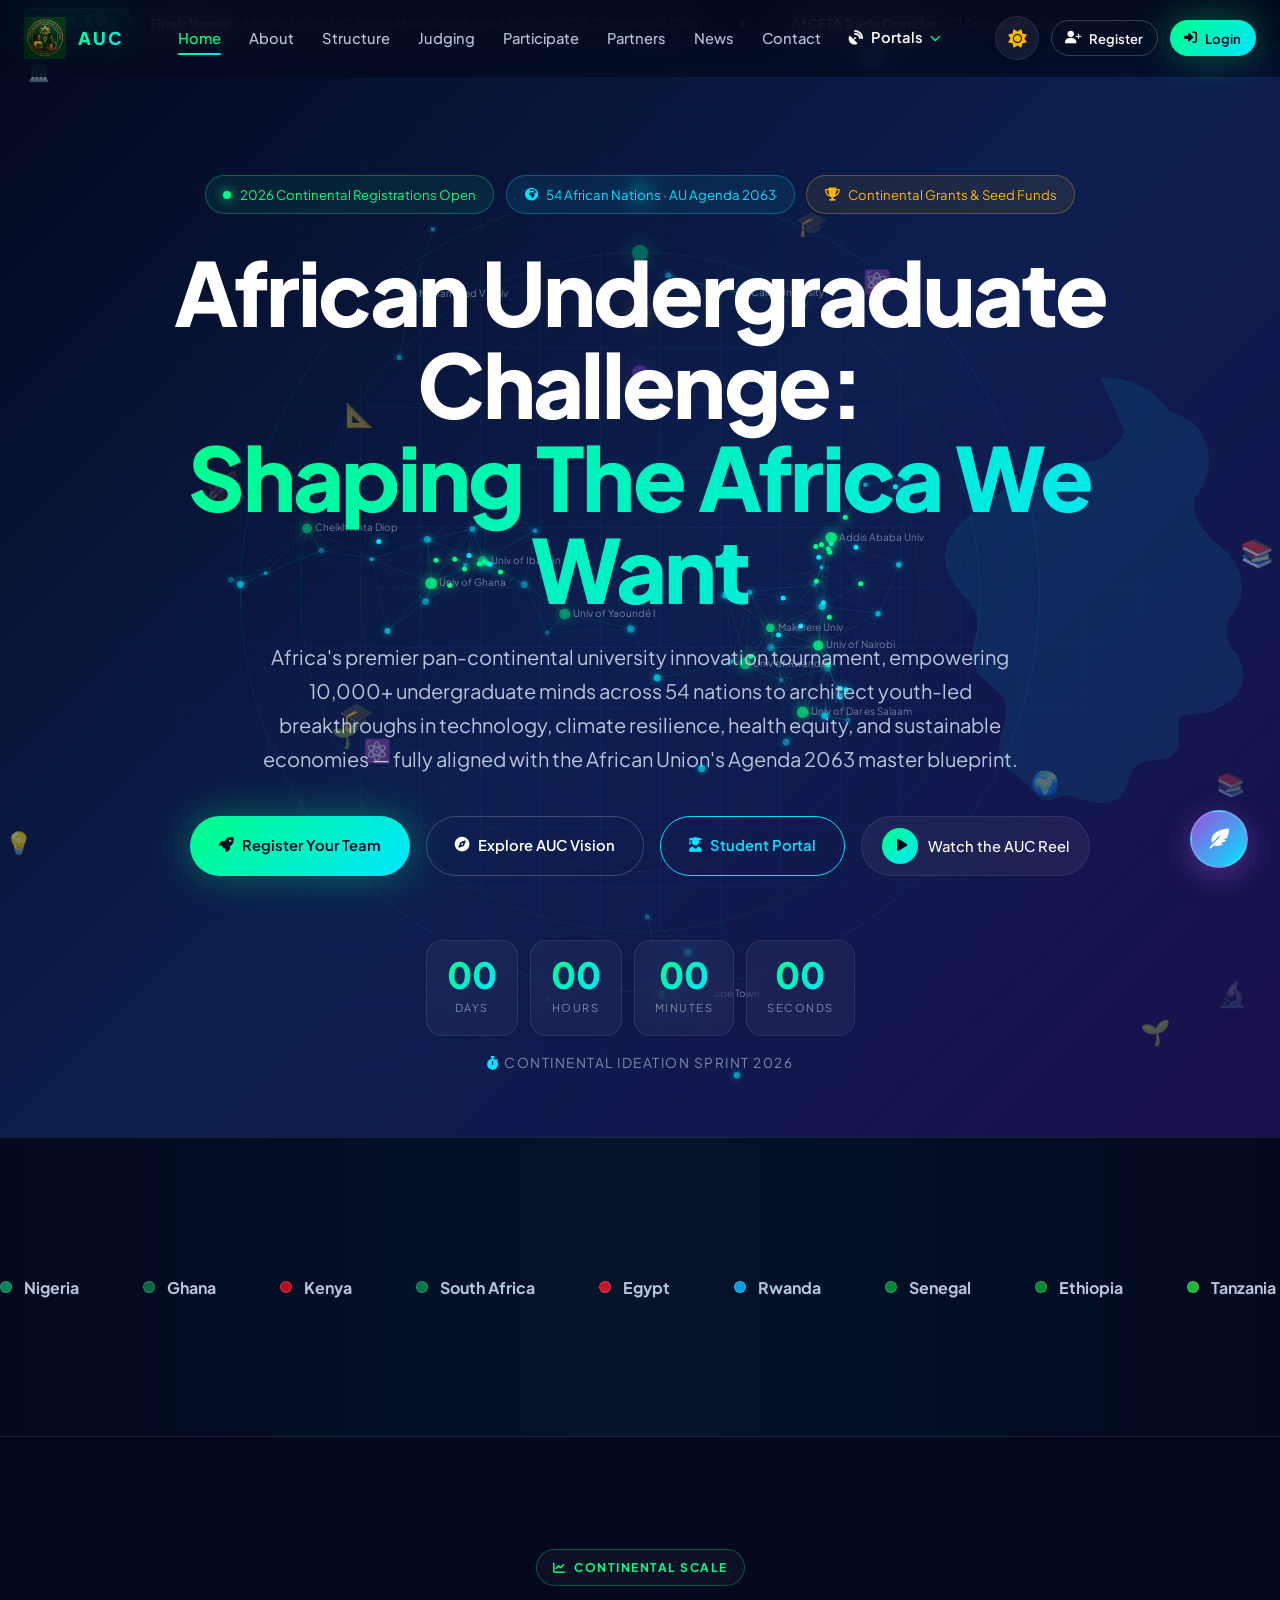
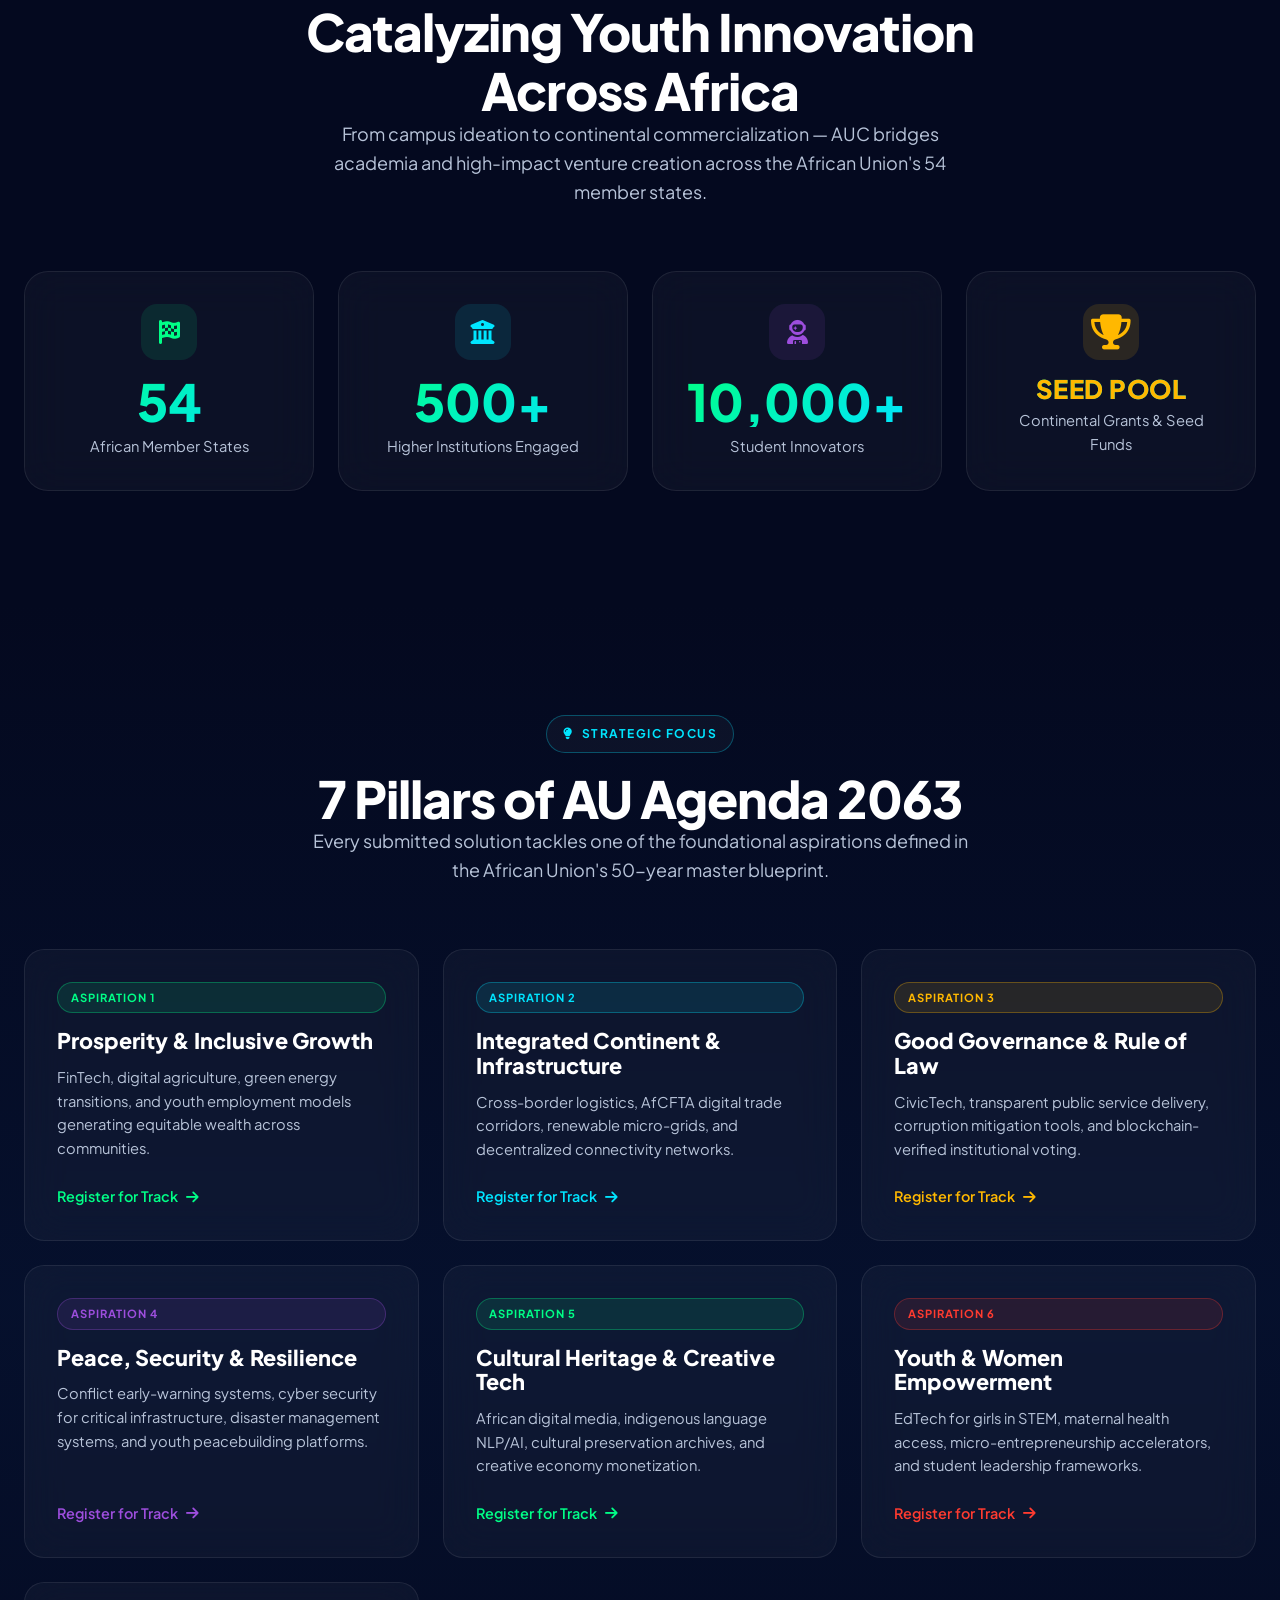
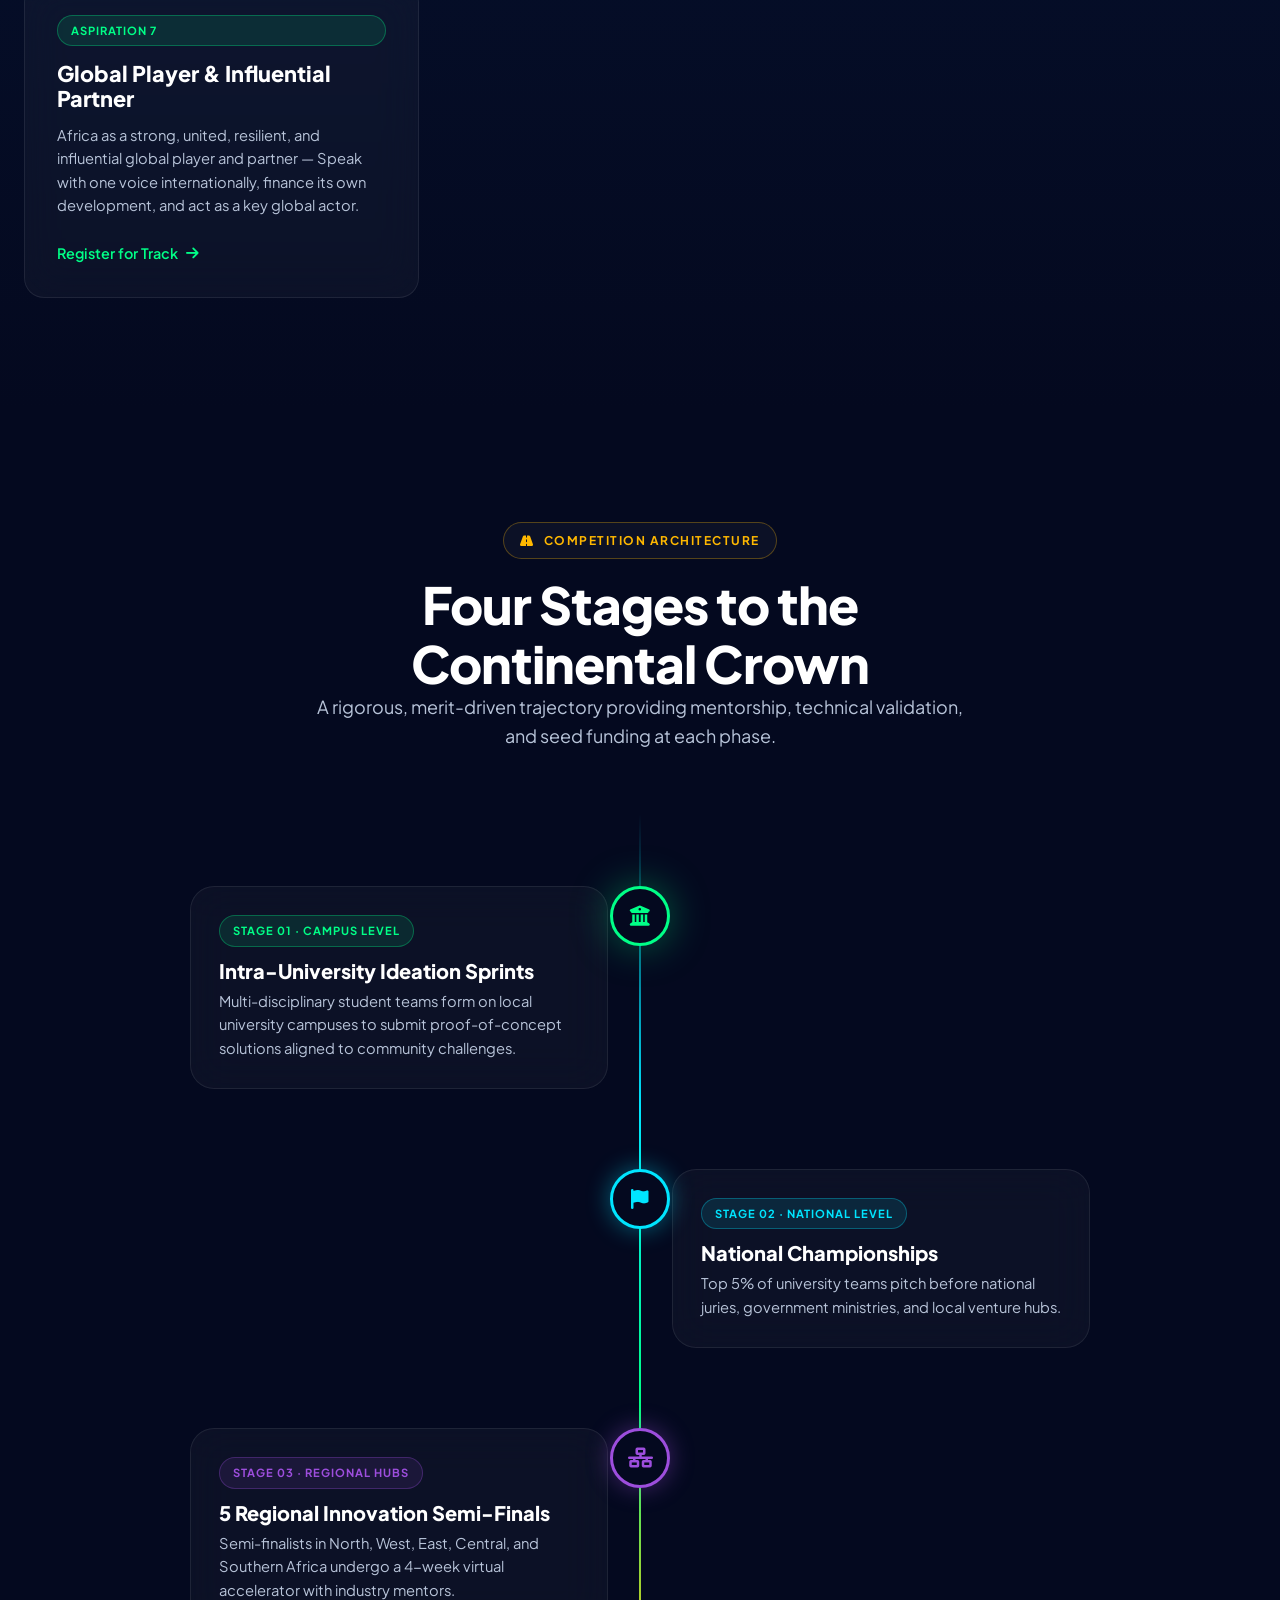
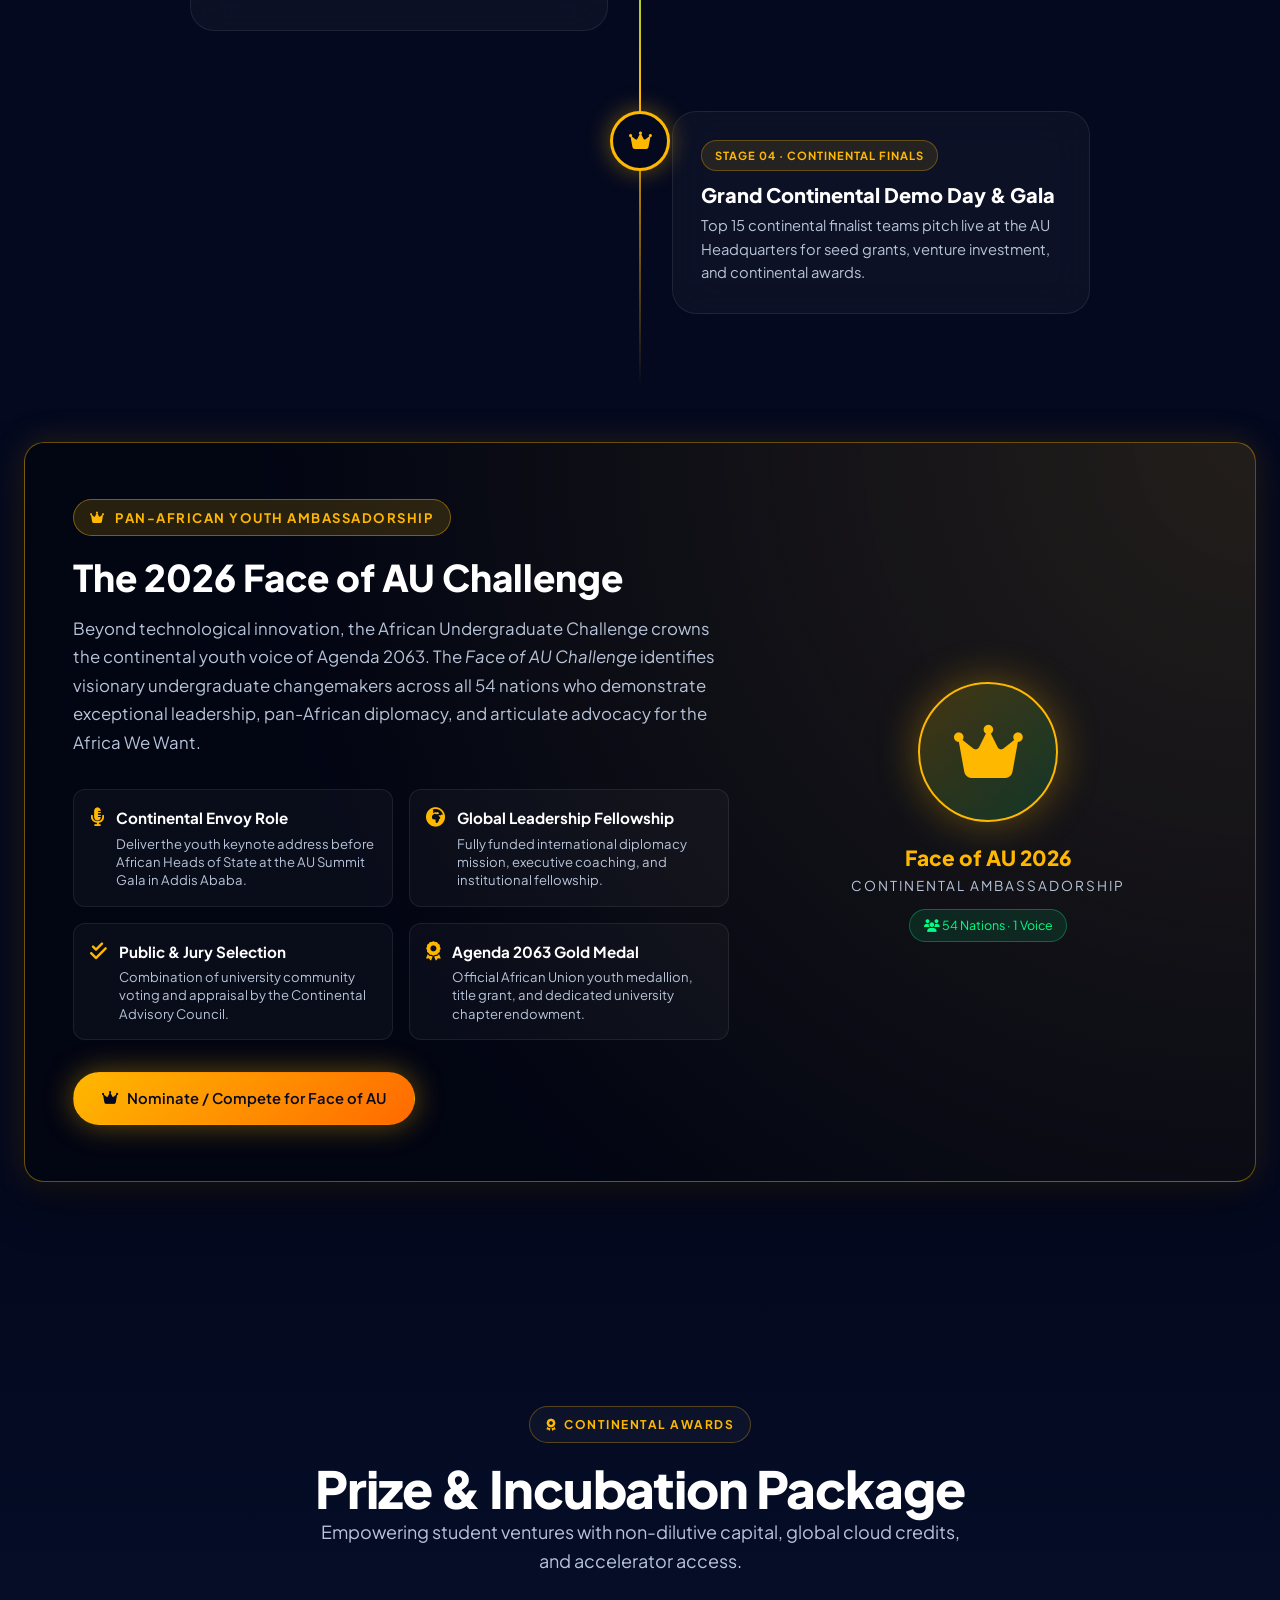
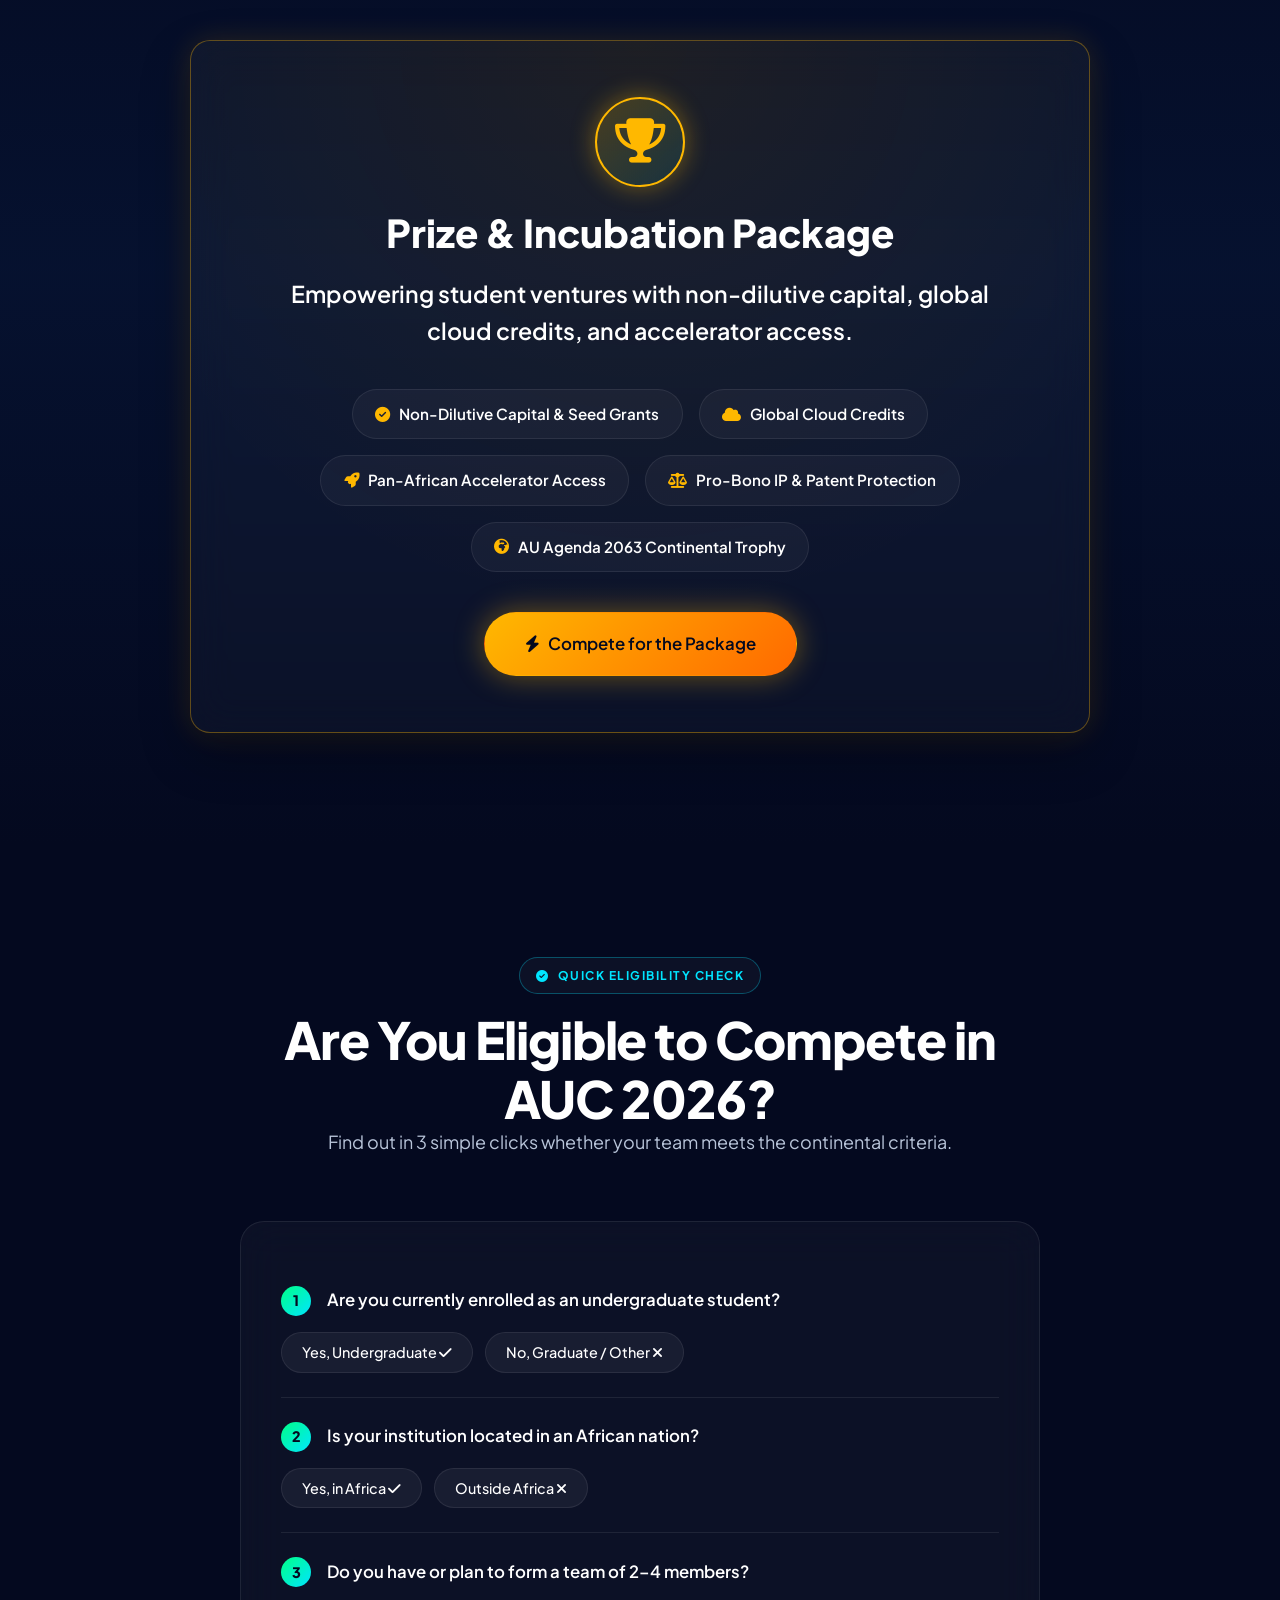
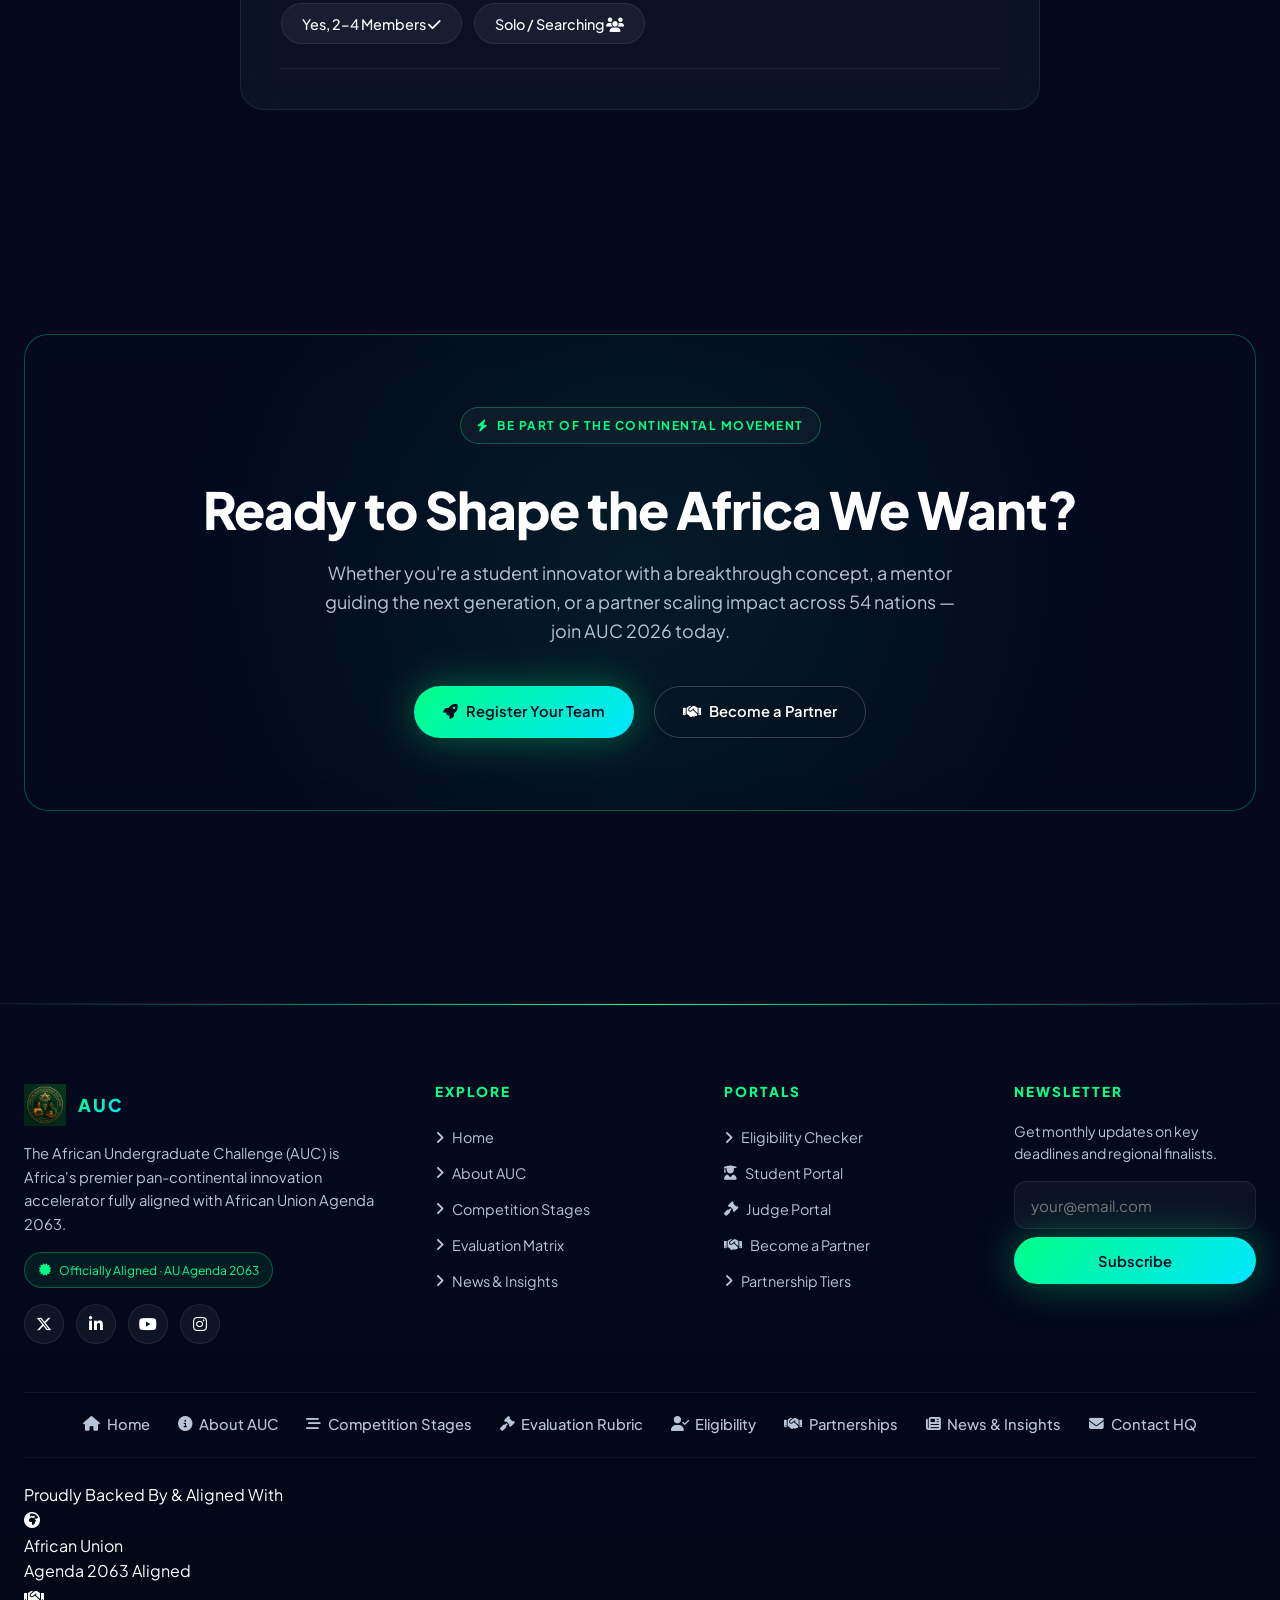
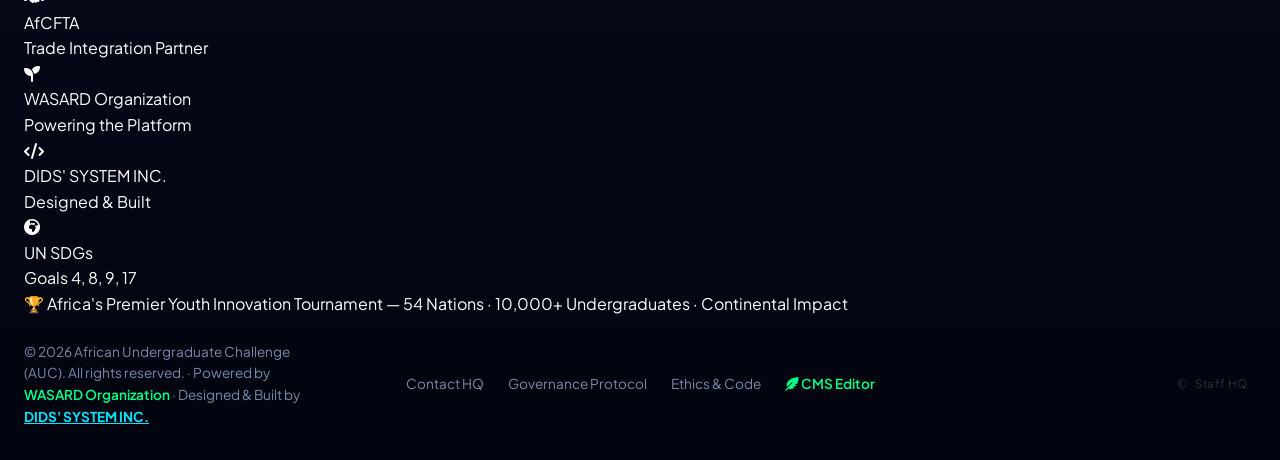
<file: index.html>
<!DOCTYPE html>
<html lang="en">
<head>
<meta charset="UTF-8">
<meta name="viewport" content="width=device-width, initial-scale=1.0">
<title>African Undergraduate Challenge (AUC) — Shaping The Africa We Want</title>
<meta name="description" content="The premier pan-African university innovation tournament empowering 10,000+ undergraduate minds to architect youth-led breakthroughs across technology, climate resilience, health equity, and sustainable economies — aligned with AU Agenda 2063.">
<link rel="preconnect" href="https://fonts.googleapis.com">
<link rel="preconnect" href="https://fonts.gstatic.com" crossorigin>
<link href="https://fonts.googleapis.com/css2?family=Plus+Jakarta+Sans:wght@500;600;700;800;900&family=Inter:wght@400;500;600;700&display=swap" rel="stylesheet">
<link rel="stylesheet" href="https://cdnjs.cloudflare.com/ajax/libs/font-awesome/6.5.1/css/all.min.css">
<link rel="stylesheet" href="style.css">
  <link rel="stylesheet" href="dropdown.css">
  <!-- AUC Official Favicons & App Icons -->
  <link rel="icon" type="image/png" sizes="32x32" href="assets/favicon.png">
  <link rel="icon" type="image/png" sizes="16x16" href="assets/favicon.png">
  <link rel="apple-touch-icon" sizes="180x180" href="assets/favicon.png">
  <link rel="shortcut icon" href="favicon.png">
</head>
<body>

<header>
  <div class="container nav">
    <a href="index.html" class="logo">
      <img src="assets/img/Logo.png" alt="AUC" onerror="this.style.display='none'">
      <span class="logo-text">AUC</span>
    </a>
    <ul class="nav-menu" id="navMenu">
      <li><a href="index.html" class="active">Home</a></li>
      <li><a href="about.html">About</a></li>
      <li><a href="structure.html">Structure</a></li>
      <li><a href="judging.html">Judging</a></li>
      <li><a href="participate.html">Participate</a></li>
      <li><a href="sponsors.html">Partners</a></li>
      <li><a href="news.html">News</a></li>
      <li><a href="contact.html">Contact</a></li>
    <li class="nav-dropdown">
      <a href="javascript:void(0)" class="dropbtn" data-dropdown-trigger role="button" aria-haspopup="true" aria-expanded="false">
        <i class="fas fa-satellite-dish"></i> <span>Portals</span> <i class="fas fa-chevron-down chev"></i>
      </a>
      <div class="dropdown-content" role="menu" aria-label="AUC Portals">
        <div class="dropdown-header">
          <h5><i class="fas fa-shield-halved"></i> AUC Portals</h5>
          <small>3 secure systems + CMS</small>
        </div>
        <div class="dropdown-grid">
          <a href="portal-student.html" class="dropdown-item" role="menuitem">
            <div class="di-icon"><i class="fas fa-user-graduate"></i></div>
            <div class="di-body"><strong>Student Portal</strong><small>Team dashboard · submissions · live scoreboard</small></div>
            <i class="fas fa-chevron-right di-arrow"></i>
          </a>
          <a href="portal-judge.html" class="dropdown-item cyan" role="menuitem">
            <div class="di-icon"><i class="fas fa-gavel"></i></div>
            <div class="di-body"><strong>Judge Portal</strong><small>Review queue · weighted rubric · COI reports</small></div>
            <i class="fas fa-chevron-right di-arrow"></i>
          </a>
          <a href="portal-admin.html" class="dropdown-item gold" role="menuitem">
            <div class="di-icon"><i class="fas fa-shield-halved"></i></div>
            <div class="di-body"><strong>Admin HQ <span class="di-badge">STAFF</span></strong><small>Operations · partnership inbox · audit log</small></div>
            <i class="fas fa-chevron-right di-arrow"></i>
          </a>
          <a href="cms-editor.html" class="dropdown-item purple" role="menuitem">
            <div class="di-icon"><i class="fas fa-feather-alt"></i></div>
            <div class="di-body"><strong>CMS Editor <span class="di-badge purple">EDIT</span></strong><small>Inline edit pages · autosave · schedule publish</small></div>
            <i class="fas fa-chevron-right di-arrow"></i>
          </a>
          <a href="partnership.html" class="dropdown-item partner" role="menuitem">
            <div class="di-icon"><i class="fas fa-handshake"></i></div>
            <div class="di-body"><strong>Become a Partner</strong><small>Public inquiry form · Silver / Gold / Platinum</small></div>
            <i class="fas fa-arrow-right di-arrow"></i>
          </a>
        </div>
        <div class="dropdown-footer"><small><i class="fas fa-lock"></i> Session-encrypted · JWT auth</small></div>
      </div>
    </li>
    </ul>
    <button class="mobile-toggle" id="mobileToggle" aria-label="Open navigation menu" aria-expanded="false"><i class="fas fa-bars"></i></button>
    <div class="nav-cta">
      <button class="theme-toggle" id="themeToggle" aria-label="Toggle theme"></button>
      <a href="register.html" class="btn btn-outline" style="font-size:.82rem;padding:.4rem .85rem;"><i class="fas fa-user-plus"></i> Register</a>
      <a href="login.html" class="btn btn-primary" style="font-size:.82rem;padding:.4rem .85rem;"><i class="fas fa-sign-in-alt"></i> Login</a>
    </div>
  </div>
</header>

<!-- CONTINENTAL REAL-TIME NEWS WIRE -->
<div class="news-ticker-wrap">
  <div class="container news-ticker-inner">
    <div class="ticker-badge"><span class="pulse-dot"></span> LIVE WIRE</div>
    <div class="ticker-marquee">
      <div class="ticker-content" id="indexTickerTrack">
        <a href="news.html" class="ticker-item"><strong>Finals Venue:</strong> African Union HQ Addis Ababa confirmed for Oct 2026 Continental Gala <span class="sep">✦</span></a>
        <a href="news.html" class="ticker-item"><strong>AfCFTA Trade Corridor:</strong> 12 Regional trade sandboxes cleared for student fintech pilots <span class="sep">✦</span></a>
        <a href="news.html" class="ticker-item"><strong>10,000+ Enrolled:</strong> Undergraduates actively building across 54 AU nations <span class="sep">✦</span></a>
        <a href="news.html" class="ticker-item"><strong>Stage 1 Campus Rounds:</strong> Institutional pitching underway across 500 universities <span class="sep">✦</span></a>
      </div>
    </div>
  </div>
</div>

<!-- ANIMATED HERO (WebGL Three.js particle engine) -->
<section class="hero">
  <div class="hero-bg">
    <canvas id="hero-canvas" class="hero-canvas"></canvas>
    <div class="hero-grid"></div>
    <div class="hero-orbits">
      <div class="orbit"></div>
      <div class="orbit"></div>
      <div class="orbit"></div>
      <div class="orbit"></div>
    </div>
    <!-- Africa outline silhouette -->
    <svg class="africa-outline" viewBox="0 0 200 200" xmlns="http://www.w3.org/2000/svg">
      <path fill="rgba(0,229,255,0.6)" d="M88 14c14 0 22 6 28 14 6 2 12 4 14 12 4 8 0 18-4 22-2 8 4 14 8 18 12 8 14 22 6 30-2 4-2 10 2 14 6 8 4 18-6 22-6 4-12 2-16 4-2 6 2 12-4 16-4 2-10 0-14 4-4 4-2 12-10 14-8 2-16-4-20-2-8 4-10-2-14-6s-8-4-10-10c-2-8 4-14 2-22-2-6-10-8-12-14-4-8 4-16 0-22-4-8-12-12-12-22 0-8 6-14 12-18 8-6 14-12 22-14 8-4 14-6 22-6s12-6 16-12z"/>
    </svg>
  </div>

  <div class="hero-content">
    <div class="hero-badge-row">
      <div class="hero-badge"><span class="pulse"></span>2026 Continental Registrations Open</div>
      <div class="hero-badge cyan"><i class="fas fa-globe-africa"></i>54 African Nations · AU Agenda 2063</div>
      <div class="hero-badge gold"><i class="fas fa-trophy"></i>Continental Grants & Seed Funds</div>
    </div>

    <h1>
      African Undergraduate Challenge:<br>
      <span class="highlight">Shaping The Africa We Want</span>
    </h1>

    <p class="hero-sub">
      Africa's premier pan-continental university innovation tournament, empowering 10,000+ undergraduate minds across 54 nations to architect youth-led breakthroughs in technology, climate resilience, health equity, and sustainable economies — fully aligned with the African Union's Agenda 2063 master blueprint.
    </p>

    <div class="hero-actions">
      <a href="participate.html" class="btn btn-primary"><i class="fas fa-rocket"></i> Register Your Team</a>
      <a href="about.html" class="btn btn-outline"><i class="fas fa-compass"></i> Explore AUC Vision</a>
      <a href="portal-student.html" class="btn btn-outline" style="border-color:var(--neon-cyan); color:var(--neon-cyan);"><i class="fas fa-user-graduate"></i> Student Portal</a>
      <a href="#hero-video" class="play-btn"><span class="play-icon"><i class="fas fa-play" style="margin-left:3px;font-size:.85rem;"></i></span> Watch the AUC Reel</a>
    </div>

    <div class="countdown">
      <div class="countdown-cell">
        <span class="countdown-num" id="count-days">00</span>
        <span class="countdown-lbl">Days</span>
      </div>
      <div class="countdown-cell">
        <span class="countdown-num" id="count-hours">00</span>
        <span class="countdown-lbl">Hours</span>
      </div>
      <div class="countdown-cell">
        <span class="countdown-num" id="count-mins">00</span>
        <span class="countdown-lbl">Minutes</span>
      </div>
      <div class="countdown-cell">
        <span class="countdown-num" id="count-secs">00</span>
        <span class="countdown-lbl">Seconds</span>
      </div>
    </div>
    <p style="margin-top: 1rem; color: var(--text-mute); font-size: .85rem; letter-spacing: 1.5px; text-transform: uppercase;">
      <i class="fas fa-stopwatch" style="color:var(--neon-cyan);"></i> Continental Ideation Sprint 2026
    </p>
  </div>
</section>

<!-- CONTINENTAL COUNTRIES MARQUEE -->
<div class="marquee" aria-hidden="true">
  <div class="marquee-track">
    <span class="marquee-item"><span class="flag-dot" style="background:#008753"></span> Nigeria</span>
    <span class="marquee-item"><span class="flag-dot" style="background:#006B3F"></span> Ghana</span>
    <span class="marquee-item"><span class="flag-dot" style="background:#BB0A1E"></span> Kenya</span>
    <span class="marquee-item"><span class="flag-dot" style="background:#007749"></span> South Africa</span>
    <span class="marquee-item"><span class="flag-dot" style="background:#CE1126"></span> Egypt</span>
    <span class="marquee-item"><span class="flag-dot" style="background:#00A1DE"></span> Rwanda</span>
    <span class="marquee-item"><span class="flag-dot" style="background:#00853F"></span> Senegal</span>
    <span class="marquee-item"><span class="flag-dot" style="background:#078930"></span> Ethiopia</span>
    <span class="marquee-item"><span class="flag-dot" style="background:#1EB53A"></span> Tanzania</span>
    <span class="marquee-item"><span class="flag-dot" style="background:#FCDC04; color:#000"></span> Uganda</span>
    <span class="marquee-item"><span class="flag-dot" style="background:#C1272D"></span> Morocco</span>
    <span class="marquee-item"><span class="flag-dot" style="background:#009A44"></span> Cameroon</span>
  </div>
  <div class="marquee-track" aria-hidden="true">
    <span class="marquee-item"><span class="flag-dot" style="background:#008753"></span> Nigeria</span>
    <span class="marquee-item"><span class="flag-dot" style="background:#006B3F"></span> Ghana</span>
    <span class="marquee-item"><span class="flag-dot" style="background:#BB0A1E"></span> Kenya</span>
    <span class="marquee-item"><span class="flag-dot" style="background:#007749"></span> South Africa</span>
    <span class="marquee-item"><span class="flag-dot" style="background:#CE1126"></span> Egypt</span>
    <span class="marquee-item"><span class="flag-dot" style="background:#00A1DE"></span> Rwanda</span>
    <span class="marquee-item"><span class="flag-dot" style="background:#00853F"></span> Senegal</span>
    <span class="marquee-item"><span class="flag-dot" style="background:#078930"></span> Ethiopia</span>
    <span class="marquee-item"><span class="flag-dot" style="background:#1EB53A"></span> Tanzania</span>
    <span class="marquee-item"><span class="flag-dot" style="background:#FCDC04; color:#000"></span> Uganda</span>
    <span class="marquee-item"><span class="flag-dot" style="background:#C1272D"></span> Morocco</span>
    <span class="marquee-item"><span class="flag-dot" style="background:#009A44"></span> Cameroon</span>
  </div>
<style id="vt-strip-inline">
.vt-strip-wrap{display:flex;gap:1.5rem;align-items:center;justify-content:center;flex-wrap:wrap;margin:1.5rem auto;max-width:1100px;padding:0 1rem}
.vt-strip{position:relative;display:block;width:280px;height:230px;overflow:hidden;border-radius:14px;
  -webkit-mask-image:linear-gradient(180deg,transparent 0,#000 22%,#000 78%,transparent 100%);
          mask-image:linear-gradient(180deg,transparent 0,#000 22%,#000 78%,transparent 100%);
  background:linear-gradient(180deg,rgba(34,194,255,.06),rgba(212,175,55,.05));
  border:1px solid rgba(34,194,255,.32);box-shadow:inset 0 0 30px rgba(0,0,0,.4)}
.vt-track{display:flex;flex-direction:column;gap:.4rem;padding:1.6rem .75rem 1rem;animation:vtScroll 30s linear infinite;will-change:transform}
.vt-strip:hover .vt-track,.vt-strip:focus-within .vt-track{animation-play-state:paused}
@keyframes vtScroll{0%{transform:translateY(0)}100%{transform:translateY(-50%)}}
.vt-item{display:flex;align-items:center;gap:.55rem;font-size:.86rem;color:#e9eefb;padding:.45rem .6rem;border-radius:9px;background:rgba(34,194,255,.05);border:1px solid rgba(34,194,255,.15);transition:transform .2s ease,background .2s ease}
.vt-item:hover{background:rgba(34,194,255,.18);color:#fff;transform:translateX(4px)}
.flag-dot{width:10px;height:10px;border-radius:50%;display:inline-block;flex-shrink:0;border:1px solid rgba(255,255,255,.2)}
.vt-strip-label{position:absolute;top:8px;left:10px;font-size:.62rem;letter-spacing:.22em;color:var(--neon-cyan,#22c2ff);text-transform:uppercase;font-weight:600;z-index:2;background:rgba(2,5,18,.6);padding:.25rem .5rem;border-radius:6px}
@media (prefers-reduced-motion:reduce){.vt-track{animation:none}}
</style>
<div class="vt-strip-wrap" aria-label="Continental country presence ticker">
  <div class="vt-strip" tabindex="0" aria-label="Vertical country ticker">
    <div class="vt-strip-label">Continental Reach</div>
    <div class="vt-track">
    <span class="vt-item"><span class="flag-dot" style="background:#008753"></span>Nigeria</span>
    <span class="vt-item"><span class="flag-dot" style="background:#006B3F"></span>Ghana</span>
    <span class="vt-item"><span class="flag-dot" style="background:#BB0A1E"></span>Kenya</span>
    <span class="vt-item"><span class="flag-dot" style="background:#007749"></span>South Africa</span>
    <span class="vt-item"><span class="flag-dot" style="background:#CE1126"></span>Egypt</span>
    <span class="vt-item"><span class="flag-dot" style="background:#00A1DE"></span>Rwanda</span>
    <span class="vt-item"><span class="flag-dot" style="background:#00853F"></span>Senegal</span>
    <span class="vt-item"><span class="flag-dot" style="background:#078930"></span>Ethiopia</span>
    <span class="vt-item"><span class="flag-dot" style="background:#1EB53A"></span>Tanzania</span>
    <span class="vt-item"><span class="flag-dot" style="background:#FCDC04"></span>Uganda</span>
    <span class="vt-item"><span class="flag-dot" style="background:#C1272D"></span>Morocco</span>
    <span class="vt-item"><span class="flag-dot" style="background:#009A44"></span>Cameroon</span>
    <span class="vt-item"><span class="flag-dot" style="background:#006633"></span>Algeria</span>
    <span class="vt-item"><span class="flag-dot" style="background:#14B53A"></span>Mali</span>
    <span class="vt-item"><span class="flag-dot" style="background:#F77F00"></span>Cote d Ivoire</span>
    <span class="vt-item"><span class="flag-dot" style="background:#008753"></span>Nigeria</span>
    <span class="vt-item"><span class="flag-dot" style="background:#006B3F"></span>Ghana</span>
    <span class="vt-item"><span class="flag-dot" style="background:#BB0A1E"></span>Kenya</span>
    <span class="vt-item"><span class="flag-dot" style="background:#007749"></span>South Africa</span>
    <span class="vt-item"><span class="flag-dot" style="background:#CE1126"></span>Egypt</span>
    <span class="vt-item"><span class="flag-dot" style="background:#00A1DE"></span>Rwanda</span>
    <span class="vt-item"><span class="flag-dot" style="background:#00853F"></span>Senegal</span>
    <span class="vt-item"><span class="flag-dot" style="background:#078930"></span>Ethiopia</span>
    <span class="vt-item"><span class="flag-dot" style="background:#1EB53A"></span>Tanzania</span>
    <span class="vt-item"><span class="flag-dot" style="background:#FCDC04"></span>Uganda</span>
    <span class="vt-item"><span class="flag-dot" style="background:#C1272D"></span>Morocco</span>
    <span class="vt-item"><span class="flag-dot" style="background:#009A44"></span>Cameroon</span>
    <span class="vt-item"><span class="flag-dot" style="background:#006633"></span>Algeria</span>
    <span class="vt-item"><span class="flag-dot" style="background:#14B53A"></span>Mali</span>
    <span class="vt-item"><span class="flag-dot" style="background:#F77F00"></span>Cote d Ivoire</span>
    </div>
  </div>
</div>

</div>

<!-- IMPACT STATS -->
<section class="section">
  <div class="container">
    <div class="section-header reveal">
      <span class="eyebrow"><i class="fas fa-chart-line"></i> Continental Scale</span>
      <h2 class="h-section">Catalyzing Youth Innovation Across Africa</h2>
      <p class="lead">From campus ideation to continental commercialization — AUC bridges academia and high-impact venture creation across the African Union's 54 member states.</p>
    </div>
    <div class="stats-grid">
      <div class="stat-card reveal">
        <div class="stat-icon"><i class="fas fa-flag-checkered"></i></div>
        <div class="stat-num" data-count="54">0</div>
        <div class="stat-lbl">African Member States</div>
      </div>
      <div class="stat-card reveal">
        <div class="stat-icon" style="background:rgba(0,229,255,0.1); color:var(--neon-cyan);"><i class="fas fa-university"></i></div>
        <div class="stat-num" data-count="500" data-suffix="+">0</div>
        <div class="stat-lbl">Higher Institutions Engaged</div>
      </div>
      <div class="stat-card reveal">
        <div class="stat-icon" style="background:rgba(157,78,221,0.1); color:var(--africa-purple);"><i class="fas fa-user-astronaut"></i></div>
        <div class="stat-num" data-count="10000" data-suffix="+">0</div>
        <div class="stat-lbl">Student Innovators</div>
      </div>
      <div class="stat-card reveal">
        <div class="stat-icon" style="background:rgba(255,184,0,0.12); color:var(--neon-gold); font-size:2.2rem;"><i class="fas fa-trophy"></i></div>
        <div class="stat-num" style="font-size:1.6rem; color:var(--neon-gold); letter-spacing:0.5px; text-transform:uppercase;">Seed Pool</div>
        <div class="stat-lbl">Continental Grants & Seed Funds</div>
      </div>
    </div>
  </div>
</section>

<!-- AU AGENDA 2063 TRACKS -->
<section class="section" style="background: linear-gradient(180deg, transparent, rgba(7,23,58,0.5), transparent);">
  <div class="container">
    <div class="section-header reveal">
      <span class="eyebrow cyan"><i class="fas fa-lightbulb"></i> Strategic Focus</span>
      <h2 class="h-section">7 Pillars of AU Agenda 2063</h2>
      <p class="lead">Every submitted solution tackles one of the foundational aspirations defined in the African Union's 50-year master blueprint.</p>
    </div>
    <div class="tracks-grid">
      <div class="track-card reveal">
        <span class="track-pill">Aspiration 1</span>
        <h3>Prosperity & Inclusive Growth</h3>
        <p>FinTech, digital agriculture, green energy transitions, and youth employment models generating equitable wealth across communities.</p>
        <a href="participate.html?track=Aspiration+1" class="track-link">Register for Track <i class="fas fa-arrow-right"></i></a>
      </div>
      <div class="track-card reveal">
        <span class="track-pill" style="background:rgba(0,229,255,0.1); color:var(--neon-cyan); border-color:rgba(0,229,255,0.3);">Aspiration 2</span>
        <h3>Integrated Continent & Infrastructure</h3>
        <p>Cross-border logistics, AfCFTA digital trade corridors, renewable micro-grids, and decentralized connectivity networks.</p>
        <a href="participate.html?track=Aspiration+2" class="track-link" style="color:var(--neon-cyan);">Register for Track <i class="fas fa-arrow-right"></i></a>
      </div>
      <div class="track-card reveal">
        <span class="track-pill" style="background:rgba(255,184,0,0.1); color:var(--neon-gold); border-color:rgba(255,184,0,0.3);">Aspiration 3</span>
        <h3>Good Governance & Rule of Law</h3>
        <p>CivicTech, transparent public service delivery, corruption mitigation tools, and blockchain-verified institutional voting.</p>
        <a href="participate.html?track=Aspiration+3" class="track-link" style="color:var(--neon-gold);">Register for Track <i class="fas fa-arrow-right"></i></a>
      </div>
      <div class="track-card reveal">
        <span class="track-pill" style="background:rgba(157,78,221,0.1); color:var(--africa-purple); border-color:rgba(157,78,221,0.3);">Aspiration 4</span>
        <h3>Peace, Security & Resilience</h3>
        <p>Conflict early-warning systems, cyber security for critical infrastructure, disaster management systems, and youth peacebuilding platforms.</p>
        <a href="participate.html?track=Aspiration+4" class="track-link" style="color:var(--africa-purple);">Register for Track <i class="fas fa-arrow-right"></i></a>
      </div>
      <div class="track-card reveal">
        <span class="track-pill">Aspiration 5</span>
        <h3>Cultural Heritage & Creative Tech</h3>
        <p>African digital media, indigenous language NLP/AI, cultural preservation archives, and creative economy monetization.</p>
        <a href="participate.html?track=Aspiration+5" class="track-link">Register for Track <i class="fas fa-arrow-right"></i></a>
      </div>
      <div class="track-card reveal">
        <span class="track-pill" style="background:rgba(255,59,48,0.1); color:var(--africa-red); border-color:rgba(255,59,48,0.3);">Aspiration 6</span>
        <h3>Youth & Women Empowerment</h3>
        <p>EdTech for girls in STEM, maternal health access, micro-entrepreneurship accelerators, and student leadership frameworks.</p>
        <a href="participate.html?track=Aspiration+6" class="track-link" style="color:var(--africa-red);">Register for Track <i class="fas fa-arrow-right"></i></a>
      </div>
      <div class="track-card reveal">
        <span class="track-pill" style="background:rgba(0,255,135,0.1); color:var(--neon-green); border-color:rgba(0,255,135,0.3);">Aspiration 7</span>
        <h3>Global Player & Influential Partner</h3>
        <p>Africa as a strong, united, resilient, and influential global player and partner — Speak with one voice internationally, finance its own development, and act as a key global actor.</p>
        <a href="participate.html?track=Aspiration+7" class="track-link" style="color:var(--neon-green);">Register for Track <i class="fas fa-arrow-right"></i></a>
      </div>
    </div>
  </div>
</section>

<!-- 4-STAGE TIMELINE -->
<section class="section">
  <div class="container">
    <div class="section-header reveal">
      <span class="eyebrow gold"><i class="fas fa-road"></i> Competition Architecture</span>
      <h2 class="h-section">Four Stages to the Continental Crown</h2>
      <p class="lead">A rigorous, merit-driven trajectory providing mentorship, technical validation, and seed funding at each phase.</p>
    </div>
    <div class="timeline">
      <div class="timeline-item reveal">
        <div class="glass">
          <span class="stage-label">Stage 01 · Campus Level</span>
          <h3 style="font-size:1.25rem;margin-bottom:.5rem;">Intra-University Ideation Sprints</h3>
          <p style="color:var(--text-soft);font-size:.92rem;margin:0;">Multi-disciplinary student teams form on local university campuses to submit proof-of-concept solutions aligned to community challenges.</p>
        </div>
        <div class="timeline-marker"><i class="fas fa-university"></i></div>
      </div>
      <div class="timeline-item reveal">
        <div class="timeline-marker" style="border-color:var(--neon-cyan); color:var(--neon-cyan); box-shadow: 0 0 25px rgba(0,229,255,0.4);"><i class="fas fa-flag"></i></div>
        <div class="glass">
          <span class="stage-label" style="background:rgba(0,229,255,0.1); color:var(--neon-cyan); border-color:rgba(0,229,255,0.3);">Stage 02 · National Level</span>
          <h3 style="font-size:1.25rem;margin-bottom:.5rem;">National Championships</h3>
          <p style="color:var(--text-soft);font-size:.92rem;margin:0;">Top 5% of university teams pitch before national juries, government ministries, and local venture hubs.</p>
        </div>
      </div>
      <div class="timeline-item reveal">
        <div class="glass">
          <span class="stage-label" style="background:rgba(157,78,221,0.1); color:var(--africa-purple); border-color:rgba(157,78,221,0.3);">Stage 03 · Regional Hubs</span>
          <h3 style="font-size:1.25rem;margin-bottom:.5rem;">5 Regional Innovation Semi-Finals</h3>
          <p style="color:var(--text-soft);font-size:.92rem;margin:0;">Semi-finalists in North, West, East, Central, and Southern Africa undergo a 4-week virtual accelerator with industry mentors.</p>
        </div>
        <div class="timeline-marker" style="border-color:var(--africa-purple); color:var(--africa-purple); box-shadow: 0 0 25px rgba(157,78,221,0.4);"><i class="fas fa-network-wired"></i></div>
      </div>
      <div class="timeline-item reveal">
        <div class="timeline-marker" style="border-color:var(--neon-gold); color:var(--neon-gold); box-shadow: 0 0 25px rgba(255,184,0,0.4);"><i class="fas fa-crown"></i></div>
        <div class="glass">
          <span class="stage-label" style="background:rgba(255,184,0,0.1); color:var(--neon-gold); border-color:rgba(255,184,0,0.3);">Stage 04 · Continental Finals</span>
          <h3 style="font-size:1.25rem;margin-bottom:.5rem;">Grand Continental Demo Day & Gala</h3>
          <p style="color:var(--text-soft);font-size:.92rem;margin:0;">Top 15 continental finalist teams pitch live at the AU Headquarters for seed grants, venture investment, and continental awards.</p>
        </div>
      </div>
    </div>

    <!-- THE 2026 FACE OF AU CHALLENGE (ITEM 4) -->
    <div class="face-of-au-wrap reveal">
      <div class="face-of-au-card">
        <div>
          <div class="foa-badge"><i class="fas fa-crown"></i> Pan-African Youth Ambassadorship</div>
          <h3 style="font-size: clamp(1.8rem, 3vw, 2.3rem); margin-bottom: 1rem;">The 2026 Face of AU Challenge</h3>
          <p style="color:var(--text-soft); font-size: 1.05rem; line-height: 1.7; margin-bottom: 1.5rem;">
            Beyond technological innovation, the African Undergraduate Challenge crowns the continental youth voice of Agenda 2063. The <em>Face of AU Challenge</em> identifies visionary undergraduate changemakers across all 54 nations who demonstrate exceptional leadership, pan-African diplomacy, and articulate advocacy for the Africa We Want.
          </p>
          <div class="foa-perks">
            <div class="foa-perk">
              <i class="fas fa-microphone-lines"></i>
              <div>
                <strong>Continental Envoy Role</strong>
                <p>Deliver the youth keynote address before African Heads of State at the AU Summit Gala in Addis Ababa.</p>
              </div>
            </div>
            <div class="foa-perk">
              <i class="fas fa-globe-africa"></i>
              <div>
                <strong>Global Leadership Fellowship</strong>
                <p>Fully funded international diplomacy mission, executive coaching, and institutional fellowship.</p>
              </div>
            </div>
            <div class="foa-perk">
              <i class="fas fa-check-double"></i>
              <div>
                <strong>Public & Jury Selection</strong>
                <p>Combination of university community voting and appraisal by the Continental Advisory Council.</p>
              </div>
            </div>
            <div class="foa-perk">
              <i class="fas fa-award"></i>
              <div>
                <strong>Agenda 2063 Gold Medal</strong>
                <p>Official African Union youth medallion, title grant, and dedicated university chapter endowment.</p>
              </div>
            </div>
          </div>
          <div style="margin-top:2rem;">
            <a href="participate.html" class="btn btn-gold"><i class="fas fa-crown"></i> Nominate / Compete for Face of AU</a>
          </div>
        </div>
        <div class="foa-visual">
          <div class="foa-emblem">
            <i class="fas fa-crown"></i>
          </div>
          <h4 style="font-size:1.3rem; margin-bottom:.35rem; color:var(--neon-gold);">Face of AU 2026</h4>
          <p style="font-size:.85rem; color:var(--text-soft); text-transform:uppercase; letter-spacing:2px;">Continental Ambassadorship</p>
          <span style="font-size:.78rem; padding:.35rem .85rem; border-radius:999px; background:rgba(0,255,135,0.1); border:1px solid rgba(0,255,135,0.3); color:var(--neon-green); margin-top:.75rem; display:inline-block;">
            <i class="fas fa-users"></i> 54 Nations · 1 Voice
          </span>
        </div>
      </div>
    </div>
  </div>
</section>

<!-- PRIZES (ITEM 5) -->
<section class="section" style="background: linear-gradient(180deg, transparent, rgba(7,23,58,0.6), transparent);">
  <div class="container">
    <div class="section-header reveal">
      <span class="eyebrow gold"><i class="fas fa-award"></i> Continental Awards</span>
      <h2 class="h-section">Prize & Incubation Package</h2>
      <p class="lead">Empowering student ventures with non-dilutive capital, global cloud credits, and accelerator access.</p>
    </div>
    <div class="prizes-single reveal">
      <div class="prize-card featured-clean">
        <div class="prize-icon-gold"><i class="fas fa-trophy"></i></div>
        <h3 style="font-size: clamp(1.8rem, 3vw, 2.4rem); margin-bottom: 1rem;">Prize & Incubation Package</h3>
        <p class="prize-highlight-text">Empowering student ventures with non-dilutive capital, global cloud credits, and accelerator access.</p>
        <div class="prize-perks-row">
          <span class="prize-pill"><i class="fas fa-check-circle"></i> Non-Dilutive Capital & Seed Grants</span>
          <span class="prize-pill"><i class="fas fa-cloud"></i> Global Cloud Credits</span>
          <span class="prize-pill"><i class="fas fa-rocket"></i> Pan-African Accelerator Access</span>
          <span class="prize-pill"><i class="fas fa-scale-balanced"></i> Pro-Bono IP & Patent Protection</span>
          <span class="prize-pill"><i class="fas fa-earth-africa"></i> AU Agenda 2063 Continental Trophy</span>
        </div>
        <div>
          <a href="participate.html" class="btn btn-gold" style="font-size:1.05rem; padding:1.1rem 2.5rem;"><i class="fas fa-bolt"></i> Compete for the Package</a>
        </div>
      </div>
    </div>
  </div>
</section>

<!-- ELIGIBILITY CHECKER -->
<section class="section">
  <div class="container">
    <div class="section-header reveal">
      <span class="eyebrow cyan"><i class="fas fa-check-circle"></i> Quick Eligibility Check</span>
      <h2 class="h-section">Are You Eligible to Compete in AUC 2026?</h2>
      <p class="lead">Find out in 3 simple clicks whether your team meets the continental criteria.</p>
    </div>
    <div class="checker reveal" id="eligibilityChecker">
      <div class="checker-step">
        <div class="checker-q"><span class="num">1</span>Are you currently enrolled as an undergraduate student?</div>
        <div class="checker-options">
          <button type="button" class="checker-btn" data-step="student" data-val="yes">Yes, Undergraduate <i class="fas fa-check"></i></button>
          <button type="button" class="checker-btn" data-step="student" data-val="no">No, Graduate / Other <i class="fas fa-times"></i></button>
        </div>
      </div>
      <div class="checker-step">
        <div class="checker-q"><span class="num">2</span>Is your institution located in an African nation?</div>
        <div class="checker-options">
          <button type="button" class="checker-btn" data-step="african" data-val="yes">Yes, in Africa <i class="fas fa-check"></i></button>
          <button type="button" class="checker-btn" data-step="african" data-val="no">Outside Africa <i class="fas fa-times"></i></button>
        </div>
      </div>
      <div class="checker-step">
        <div class="checker-q"><span class="num">3</span>Do you have or plan to form a team of 2–4 members?</div>
        <div class="checker-options">
          <button type="button" class="checker-btn" data-step="team" data-val="yes">Yes, 2–4 Members <i class="fas fa-check"></i></button>
          <button type="button" class="checker-btn" data-step="team" data-val="solo">Solo / Searching <i class="fas fa-users"></i></button>
        </div>
      </div>
      <div class="checker-step" id="checkerResult" style="display:none; border-bottom:0; padding:1rem 0 0;">
        <div id="checkerResultText" style="font-size:1rem;"></div>
      </div>
    </div>
  </div>
</section>

<!-- CTA -->
<section class="section" style="text-align:center;">
  <div class="container">
    <div class="glass reveal" style="text-align:center; padding:4.5rem 2rem; border-color:rgba(0,255,135,0.3); background: radial-gradient(circle at center, rgba(0, 255, 135, 0.08) 0%, transparent 70%);">
      <span class="eyebrow"><i class="fas fa-bolt"></i> Be Part of the Continental Movement</span>
      <h2 class="h-section" style="margin:1.25rem 0 1.25rem;">Ready to Shape the Africa We Want?</h2>
      <p class="lead" style="margin-bottom:2.5rem;">Whether you're a student innovator with a breakthrough concept, a mentor guiding the next generation, or a partner scaling impact across 54 nations — join AUC 2026 today.</p>
      <div style="display:flex; gap:1.25rem; justify-content:center; flex-wrap:wrap;">
        <a href="participate.html" class="btn btn-primary"><i class="fas fa-rocket"></i> Register Your Team</a>
        <a href="sponsors.html" class="btn btn-outline"><i class="fas fa-handshake"></i> Become a Partner</a>
      </div>
    </div>
  </div>
</section>

<footer>
  <div class="container">
    <div class="footer-grid">
      <div>
        <a href="index.html" class="logo" style="margin-bottom:1rem; display:flex;">
          <img src="assets/img/Logo.png" alt="AUC" style="height:42px;" onerror="this.style.display='none'">
          <span class="logo-text">AUC</span>
        </a>
        <p style="color:var(--text-soft); margin-top:1rem; font-size:.92rem;">The African Undergraduate Challenge (AUC) is Africa's premier pan-continental innovation accelerator fully aligned with African Union Agenda 2063.</p>
        <div style="display:inline-flex;align-items:center;gap:.5rem;background:rgba(0,255,135,0.08);border:1px solid rgba(0,255,135,0.3); padding:.45rem .85rem; border-radius:999px;font-size:.75rem;color:var(--neon-green);margin-top:1rem;">
          <i class="fas fa-certificate"></i> Officially Aligned · AU Agenda 2063
        </div>
        <div class="social-row">
          <a href="#" aria-label="Twitter"><i class="fab fa-x-twitter"></i></a>
          <a href="#" aria-label="LinkedIn"><i class="fab fa-linkedin-in"></i></a>
          <a href="#" aria-label="YouTube"><i class="fab fa-youtube"></i></a>
          <a href="#" aria-label="Instagram"><i class="fab fa-instagram"></i></a>
        </div>
      </div>
      <div class="footer-col">
        <h4>Explore</h4>
        <a href="index.html"><i class="fas fa-angle-right"></i> Home</a>
        <a href="about.html"><i class="fas fa-angle-right"></i> About AUC</a>
        <a href="structure.html"><i class="fas fa-angle-right"></i> Competition Stages</a>
        <a href="judging.html"><i class="fas fa-angle-right"></i> Evaluation Matrix</a>
        <a href="news.html"><i class="fas fa-angle-right"></i> News & Insights</a>
      </div>
      <div class="footer-col">
        <h4>Portals</h4>
        <a href="participate.html"><i class="fas fa-angle-right"></i> Eligibility Checker</a>
        <a href="portal-student.html"><i class="fas fa-user-graduate"></i> Student Portal</a>
        <a href="portal-judge.html"><i class="fas fa-gavel"></i> Judge Portal</a>
        <a href="partnership.html"><i class="fas fa-handshake"></i> Become a Partner</a>
        <a href="sponsors.html"><i class="fas fa-angle-right"></i> Partnership Tiers</a>
      </div>
      <div class="footer-col">
        <h4>Newsletter</h4>
        <p style="font-size:.88rem;color:var(--text-soft);margin-bottom:1rem;">Get monthly updates on key deadlines and regional finalists.</p>
        <form onsubmit="event.preventDefault(); alert('Subscribed to AUC Continental Insights!');" style="display:flex; flex-direction:column; gap:.5rem;">
          <input type="email" required placeholder="your@email.com" class="form-control">
          <button type="submit" class="btn btn-primary" style="justify-content:center;">Subscribe</button>
        </form>
      </div>
    </div>

    <!-- Centralized Quick Navigation Bar -->
    <div class="footer-nav-centered">
      <a href="index.html"><i class="fas fa-home"></i> Home</a>
      <a href="about.html"><i class="fas fa-info-circle"></i> About AUC</a>
      <a href="structure.html"><i class="fas fa-stream"></i> Competition Stages</a>
      <a href="judging.html"><i class="fas fa-gavel"></i> Evaluation Rubric</a>
      <a href="participate.html"><i class="fas fa-user-check"></i> Eligibility</a>
      <a href="partnership.html"><i class="fas fa-handshake"></i> Partnerships</a>
      <a href="news.html"><i class="fas fa-newspaper"></i> News &amp; Insights</a>
      <a href="contact.html"><i class="fas fa-envelope"></i> Contact HQ</a>
    </div>

    <!-- ── OFFICIAL PARTNER STRIP / FOOTER IMAGE ── -->
    <div class="footer-partner-strip">
      <div class="fps-label">Proudly Backed By &amp; Aligned With</div>
      <div class="fps-logos">
        <div class="fps-logo-item">
          <div class="fps-icon fps-au"><i class="fas fa-globe-africa"></i></div>
          <div class="fps-logo-name">African Union</div>
          <div class="fps-logo-sub">Agenda 2063 Aligned</div>
        </div>
        <div class="fps-divider"></div>
        <div class="fps-logo-item">
          <div class="fps-icon fps-afcfta"><i class="fas fa-handshake"></i></div>
          <div class="fps-logo-name">AfCFTA</div>
          <div class="fps-logo-sub">Trade Integration Partner</div>
        </div>
        <div class="fps-divider"></div>
        <div class="fps-logo-item">
          <div class="fps-icon fps-wasard"><i class="fas fa-seedling"></i></div>
          <div class="fps-logo-name">WASARD Organization</div>
          <div class="fps-logo-sub">Powering the Platform</div>
        </div>
        <div class="fps-divider"></div>
        <div class="fps-logo-item">
          <div class="fps-icon fps-dids"><i class="fas fa-code"></i></div>
          <div class="fps-logo-name">DIDS' SYSTEM INC.</div>
          <div class="fps-logo-sub">Designed &amp; Built</div>
        </div>
        <div class="fps-divider"></div>
        <div class="fps-logo-item">
          <div class="fps-icon fps-un"><i class="fas fa-earth-africa"></i></div>
          <div class="fps-logo-name">UN SDGs</div>
          <div class="fps-logo-sub">Goals 4, 8, 9, 17</div>
        </div>
      </div>
      <div class="fps-tag">🏆 Africa's Premier Youth Innovation Tournament — 54 Nations · 10,000+ Undergraduates · Continental Impact</div>
    </div>

    <div class="footer-bottom-centered">
      <div class="copy-left">
        © 2026 African Undergraduate Challenge (AUC). All rights reserved. · Powered by <a href="https://wasard.org" target="_blank" rel="noopener noreferrer" style="color:var(--neon-green);font-weight:600;">WASARD Organization</a> · Designed & Built by <a href="https://wa.me/2347016435125" target="_blank" rel="noopener noreferrer" style="color:var(--neon-cyan);font-weight:700;text-decoration:underline;">DIDS' SYSTEM INC.</a>
      </div>
      <div class="links-center">
        <a href="contact.html">Contact HQ</a>
        <a href="structure.html">Governance Protocol</a>
        <a href="judging.html">Ethics &amp; Code</a>
        <a href="cms-editor.html" style="color:var(--neon-green);font-weight:600;"><i class="fas fa-feather-alt"></i> CMS Editor</a>
      </div>
      <!-- Hidden / Discreet Admin link on the far right -->
      <div class="admin-right">
        <a href="portal-admin.html" class="footer-admin-link" title="Secretariat &amp; Staff Console" aria-label="Admin Access">
          <i class="fas fa-shield-halved"></i> <span>Staff HQ</span>
        </a>
      </div>
    </div>
  </div>
</footer>

<script src="hero-webgl.js" defer></script>
<script src="main.js"></script>
  <script src="dropdown.js" defer></script>
<link rel="stylesheet" href="login-overlay.css">

<!-- Floating CMS Quick-Edit Button (Item 1) -->
<a href="cms-editor.html" class="cms-fab" title="Edit Page Content" aria-label="Open CMS Editor">
  <i class="fas fa-feather-alt"></i>
  <span class="cms-fab-tooltip">Edit Page Content</span>
</a>
</body>
</html>
</file>
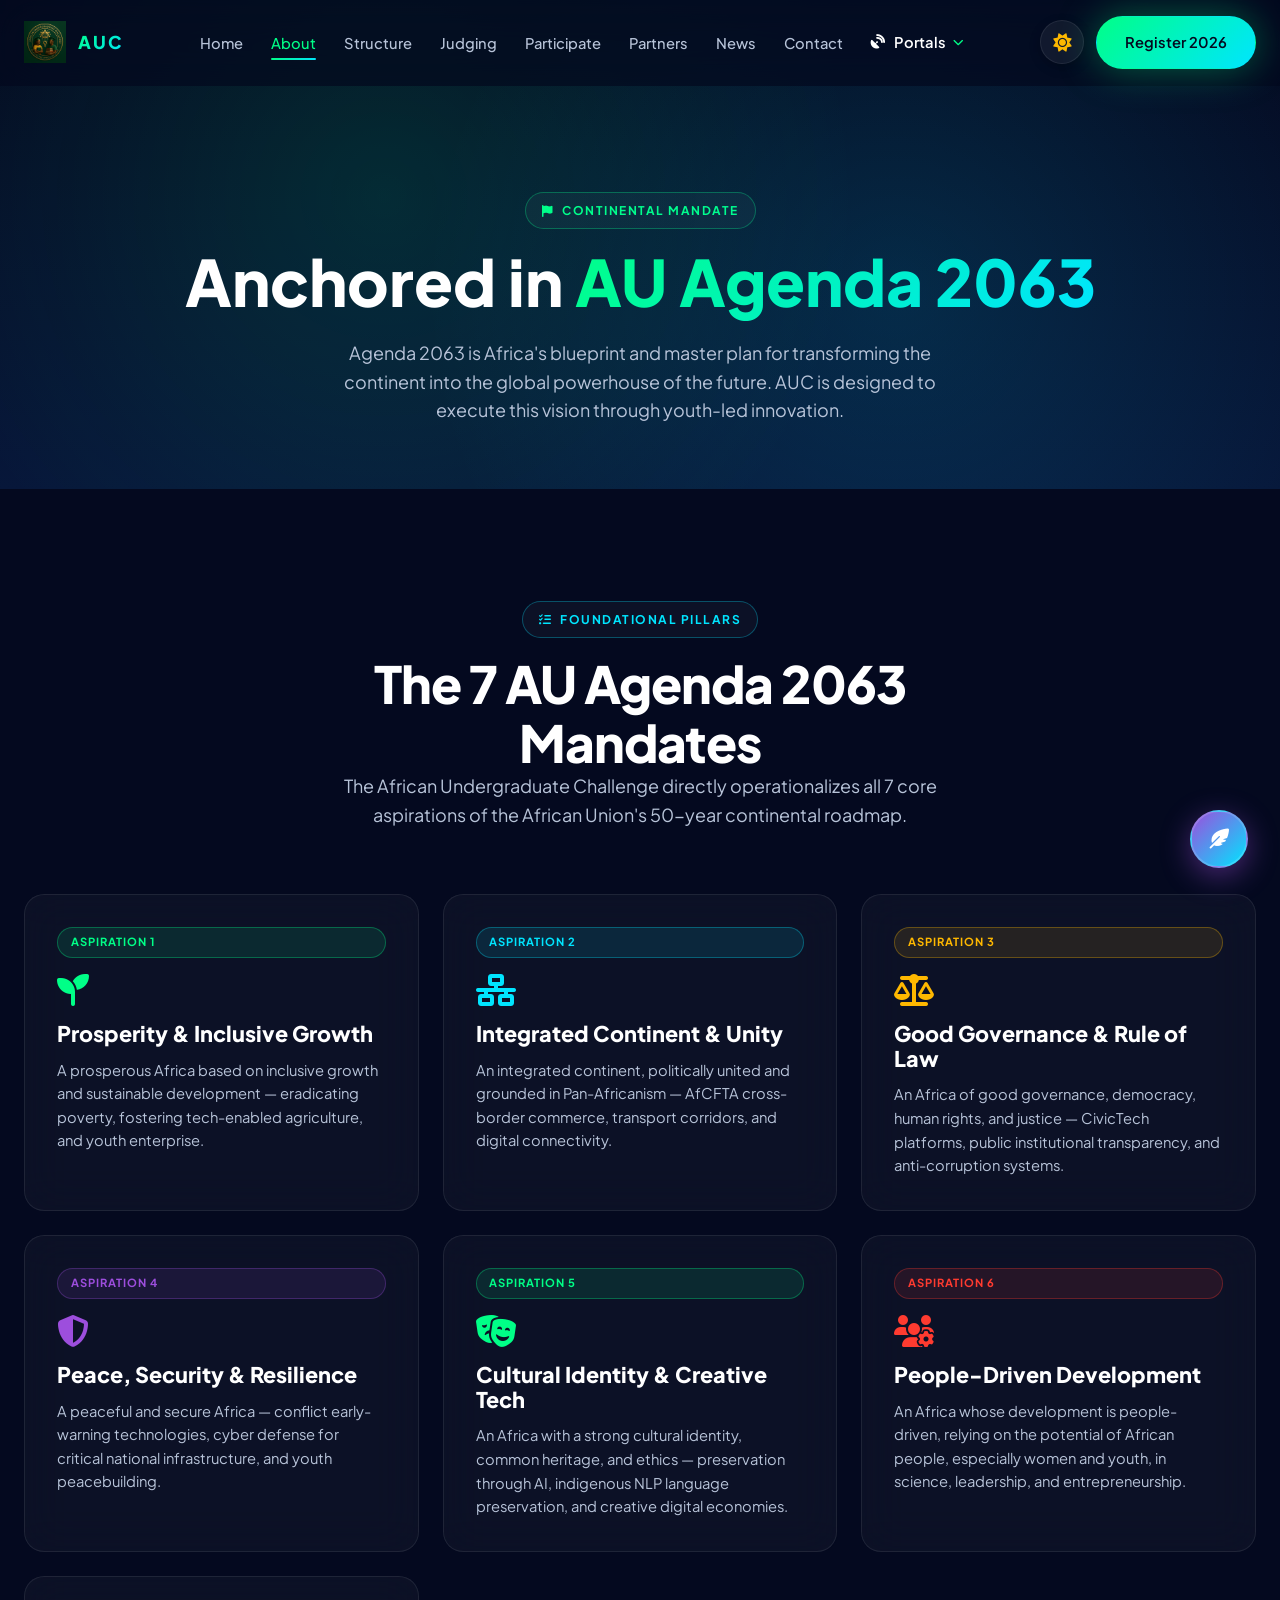
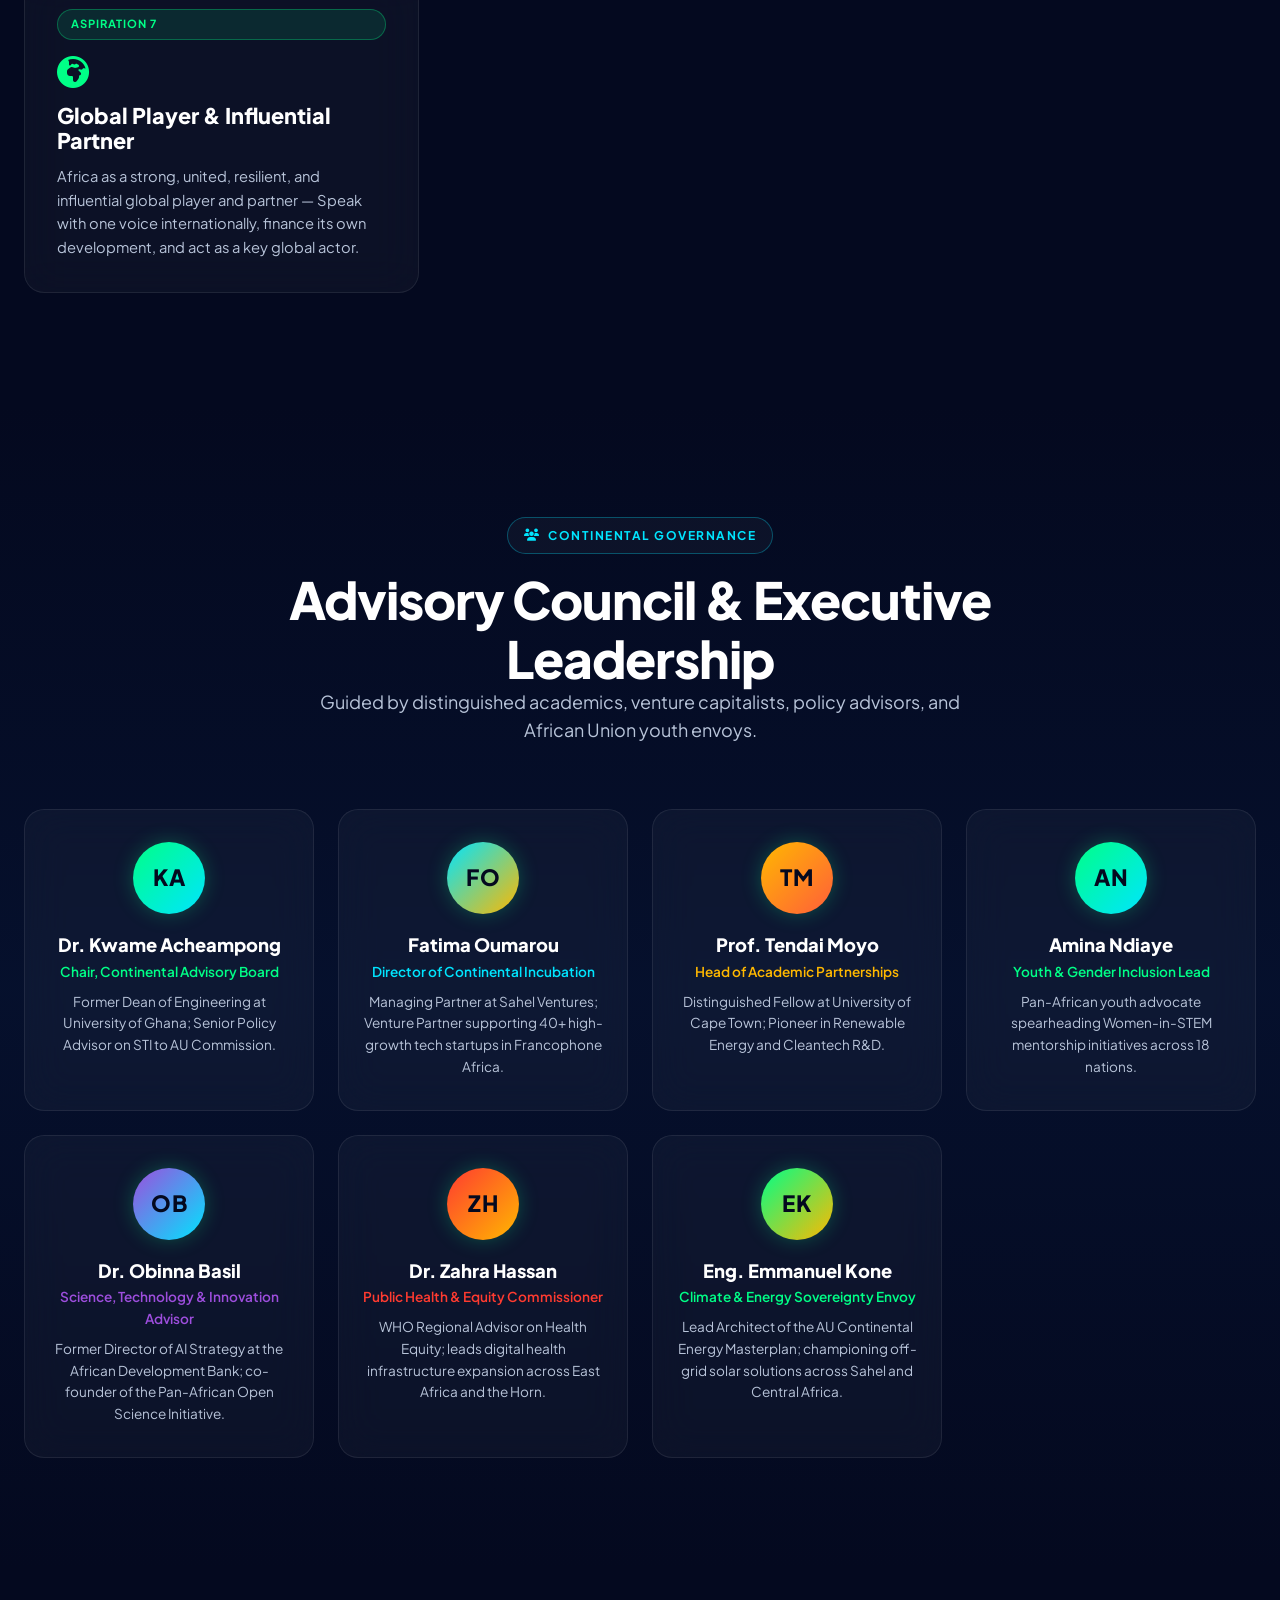
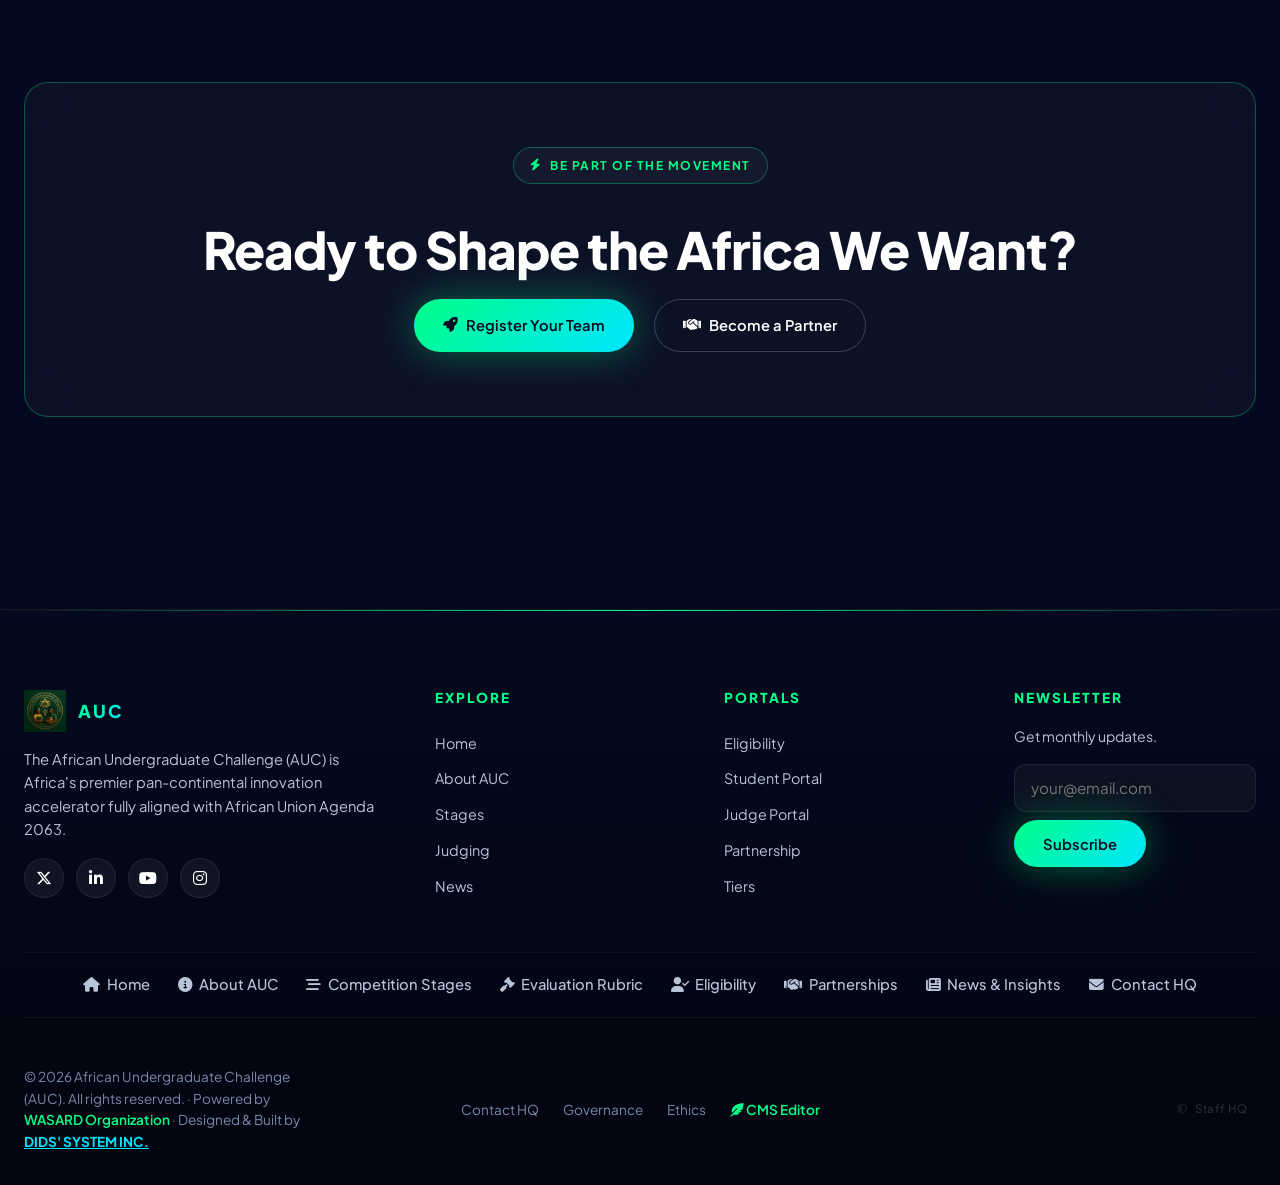
<file: about.html>
<!DOCTYPE html>
<html lang="en">
<head>
<meta charset="UTF-8">
<meta name="viewport" content="width=device-width, initial-scale=1.0">
<title>About AUC — African Undergraduate Challenge</title>
<meta name="description" content="Learn about the African Undergraduate Challenge (AUC) — Africa's flagship academic innovation initiative aligned with AU Agenda 2063.">
<link rel="preconnect" href="https://fonts.googleapis.com">
<link rel="preconnect" href="https://fonts.gstatic.com" crossorigin>
<link href="https://fonts.googleapis.com/css2?family=Plus+Jakarta+Sans:wght@500;600;700;800;900&family=Inter:wght@400;500;600;700&display=swap" rel="stylesheet">
<link rel="stylesheet" href="https://cdnjs.cloudflare.com/ajax/libs/font-awesome/6.5.1/css/all.min.css">
<link rel="stylesheet" href="style.css">
  <link rel="stylesheet" href="dropdown.css">
  <!-- AUC Official Favicons & App Icons -->
  <link rel="icon" type="image/png" sizes="32x32" href="assets/favicon.png">
  <link rel="icon" type="image/png" sizes="16x16" href="assets/favicon.png">
  <link rel="apple-touch-icon" sizes="180x180" href="assets/favicon.png">
  <link rel="shortcut icon" href="favicon.png">
</head>
<body>

<header>
  <div class="container nav">
    <a href="index.html" class="logo"><img src="assets/img/Logo.png" alt="AUC" onerror="this.style.display='none'"><span class="logo-text">AUC</span></a>
    <ul class="nav-menu" id="navMenu">
      <li><a href="index.html">Home</a></li>
      <li><a href="about.html" class="active">About</a></li>
      <li><a href="structure.html">Structure</a></li>
      <li><a href="judging.html">Judging</a></li>
      <li><a href="participate.html">Participate</a></li>
      <li><a href="sponsors.html">Partners</a></li>
      <li><a href="news.html">News</a></li>
      <li><a href="contact.html">Contact</a></li>
    <li class="nav-dropdown">
      <a href="javascript:void(0)" class="dropbtn" data-dropdown-trigger role="button" aria-haspopup="true" aria-expanded="false">
        <i class="fas fa-satellite-dish"></i> <span>Portals</span> <i class="fas fa-chevron-down chev"></i>
      </a>
      <div class="dropdown-content" role="menu" aria-label="AUC Portals">
        <div class="dropdown-header">
          <h5><i class="fas fa-shield-halved"></i> AUC Portals</h5>
          <small>3 secure systems + CMS</small>
        </div>
        <div class="dropdown-grid">
          <a href="portal-student.html" class="dropdown-item" role="menuitem">
            <div class="di-icon"><i class="fas fa-user-graduate"></i></div>
            <div class="di-body"><strong>Student Portal</strong><small>Team dashboard · submissions · live scoreboard</small></div>
            <i class="fas fa-chevron-right di-arrow"></i>
          </a>
          <a href="portal-judge.html" class="dropdown-item cyan" role="menuitem">
            <div class="di-icon"><i class="fas fa-gavel"></i></div>
            <div class="di-body"><strong>Judge Portal</strong><small>Review queue · weighted rubric · COI reports</small></div>
            <i class="fas fa-chevron-right di-arrow"></i>
          </a>
          <a href="portal-admin.html" class="dropdown-item gold" role="menuitem">
            <div class="di-icon"><i class="fas fa-shield-halved"></i></div>
            <div class="di-body"><strong>Admin HQ <span class="di-badge">STAFF</span></strong><small>Operations · partnership inbox · audit log</small></div>
            <i class="fas fa-chevron-right di-arrow"></i>
          </a>
          <a href="cms-editor.html" class="dropdown-item purple" role="menuitem">
            <div class="di-icon"><i class="fas fa-feather-alt"></i></div>
            <div class="di-body"><strong>CMS Editor <span class="di-badge purple">EDIT</span></strong><small>Inline edit pages · autosave · schedule publish</small></div>
            <i class="fas fa-chevron-right di-arrow"></i>
          </a>
          <a href="partnership.html" class="dropdown-item partner" role="menuitem">
            <div class="di-icon"><i class="fas fa-handshake"></i></div>
            <div class="di-body"><strong>Become a Partner</strong><small>Public inquiry form · Silver / Gold / Platinum</small></div>
            <i class="fas fa-arrow-right di-arrow"></i>
          </a>
        </div>
        <div class="dropdown-footer"><small><i class="fas fa-lock"></i> Session-encrypted · JWT auth</small></div>
      </div>
    </li>
    </ul>
    <button class="mobile-toggle" id="mobileToggle" aria-label="Open navigation menu" aria-expanded="false"><i class="fas fa-bars"></i></button>
    <div class="nav-cta">
      <button class="theme-toggle" id="themeToggle" aria-label="Toggle theme"></button>
      <a href="participate.html" class="btn btn-primary">Register 2026</a>
    </div>
  </div>
</header>

<section class="page-hero">
  <div class="container">
    <span class="eyebrow"><i class="fas fa-flag"></i> Continental Mandate</span>
    <h1>Anchored in <span class="text-gradient">AU Agenda 2063</span></h1>
    <p class="lead">Agenda 2063 is Africa's blueprint and master plan for transforming the continent into the global powerhouse of the future. AUC is designed to execute this vision through youth-led innovation.</p>
  </div>
</section>

<section class="section">
  <div class="container">
    <div class="section-header reveal">
      <span class="eyebrow cyan"><i class="fas fa-list-check"></i> Foundational Pillars</span>
      <h2 class="h-section">The 7 AU Agenda 2063 Mandates</h2>
      <p class="lead">The African Undergraduate Challenge directly operationalizes all 7 core aspirations of the African Union's 50-year continental roadmap.</p>
    </div>
    <div class="tracks-grid">
      <div class="track-card reveal">
        <span class="track-pill">Aspiration 1</span>
        <i class="fas fa-seedling" style="font-size:2rem;color:var(--neon-green);margin-bottom:1rem;display:block;"></i>
        <h3>Prosperity & Inclusive Growth</h3>
        <p>A prosperous Africa based on inclusive growth and sustainable development — eradicating poverty, fostering tech-enabled agriculture, and youth enterprise.</p>
      </div>
      <div class="track-card reveal">
        <span class="track-pill" style="background:rgba(0,229,255,0.1); color:var(--neon-cyan); border-color:rgba(0,229,255,0.3);">Aspiration 2</span>
        <i class="fas fa-network-wired" style="font-size:2rem;color:var(--neon-cyan);margin-bottom:1rem;display:block;"></i>
        <h3>Integrated Continent & Unity</h3>
        <p>An integrated continent, politically united and grounded in Pan-Africanism — AfCFTA cross-border commerce, transport corridors, and digital connectivity.</p>
      </div>
      <div class="track-card reveal">
        <span class="track-pill" style="background:rgba(255,184,0,0.1); color:var(--neon-gold); border-color:rgba(255,184,0,0.3);">Aspiration 3</span>
        <i class="fas fa-scale-balanced" style="font-size:2rem;color:var(--neon-gold);margin-bottom:1rem;display:block;"></i>
        <h3>Good Governance & Rule of Law</h3>
        <p>An Africa of good governance, democracy, human rights, and justice — CivicTech platforms, public institutional transparency, and anti-corruption systems.</p>
      </div>
      <div class="track-card reveal">
        <span class="track-pill" style="background:rgba(157,78,221,0.1); color:var(--africa-purple); border-color:rgba(157,78,221,0.3);">Aspiration 4</span>
        <i class="fas fa-shield-halved" style="font-size:2rem;color:var(--africa-purple);margin-bottom:1rem;display:block;"></i>
        <h3>Peace, Security & Resilience</h3>
        <p>A peaceful and secure Africa — conflict early-warning technologies, cyber defense for critical national infrastructure, and youth peacebuilding.</p>
      </div>
      <div class="track-card reveal">
        <span class="track-pill">Aspiration 5</span>
        <i class="fas fa-masks-theater" style="font-size:2rem;color:var(--neon-green);margin-bottom:1rem;display:block;"></i>
        <h3>Cultural Identity & Creative Tech</h3>
        <p>An Africa with a strong cultural identity, common heritage, and ethics — preservation through AI, indigenous NLP language preservation, and creative digital economies.</p>
      </div>
      <div class="track-card reveal">
        <span class="track-pill" style="background:rgba(255,59,48,0.1); color:var(--africa-red); border-color:rgba(255,59,48,0.3);">Aspiration 6</span>
        <i class="fas fa-users-gear" style="font-size:2rem;color:var(--africa-red);margin-bottom:1rem;display:block;"></i>
        <h3>People-Driven Development</h3>
        <p>An Africa whose development is people-driven, relying on the potential of African people, especially women and youth, in science, leadership, and entrepreneurship.</p>
      </div>
      <div class="track-card reveal">
        <span class="track-pill" style="background:rgba(0,255,135,0.1); color:var(--neon-green); border-color:rgba(0,255,135,0.3);">Aspiration 7</span>
        <i class="fas fa-globe-africa" style="font-size:2rem;color:var(--neon-green);margin-bottom:1rem;display:block;"></i>
        <h3>Global Player & Influential Partner</h3>
        <p>Africa as a strong, united, resilient, and influential global player and partner — Speak with one voice internationally, finance its own development, and act as a key global actor.</p>
      </div>
    </div>
  </div>
</section>

<section class="section" style="background: linear-gradient(180deg, transparent, rgba(7,23,58,0.5), transparent);">
  <div class="container">
    <div class="section-header reveal">
      <span class="eyebrow cyan"><i class="fas fa-users"></i> Continental Governance</span>
      <h2 class="h-section">Advisory Council & Executive Leadership</h2>
      <p class="lead">Guided by distinguished academics, venture capitalists, policy advisors, and African Union youth envoys.</p>
    </div>
    <div class="tracks-grid" style="grid-template-columns:repeat(auto-fit, minmax(240px,1fr));">
      <div class="team reveal">
        <div class="team-avatar" style="background:linear-gradient(135deg,var(--neon-green),var(--neon-cyan));">KA</div>
        <h4 style="font-size:1.15rem;">Dr. Kwame Acheampong</h4>
        <p style="font-size:.85rem;color:var(--neon-green);font-weight:600;margin-bottom:.5rem;">Chair, Continental Advisory Board</p>
        <p style="font-size:.85rem;color:var(--text-soft);">Former Dean of Engineering at University of Ghana; Senior Policy Advisor on STI to AU Commission.</p>
      </div>
      <div class="team reveal">
        <div class="team-avatar" style="background:linear-gradient(135deg,var(--neon-cyan),var(--neon-gold));">FO</div>
        <h4 style="font-size:1.15rem;">Fatima Oumarou</h4>
        <p style="font-size:.85rem;color:var(--neon-cyan);font-weight:600;margin-bottom:.5rem;">Director of Continental Incubation</p>
        <p style="font-size:.85rem;color:var(--text-soft);">Managing Partner at Sahel Ventures; Venture Partner supporting 40+ high-growth tech startups in Francophone Africa.</p>
      </div>
      <div class="team reveal">
        <div class="team-avatar" style="background:linear-gradient(135deg,var(--neon-gold),#FF5E3A);">TM</div>
        <h4 style="font-size:1.15rem;">Prof. Tendai Moyo</h4>
        <p style="font-size:.85rem;color:var(--neon-gold);font-weight:600;margin-bottom:.5rem;">Head of Academic Partnerships</p>
        <p style="font-size:.85rem;color:var(--text-soft);">Distinguished Fellow at University of Cape Town; Pioneer in Renewable Energy and Cleantech R&D.</p>
      </div>
      <div class="team reveal">
        <div class="team-avatar" style="background:linear-gradient(135deg,#00FF87,#00E5FF);">AN</div>
        <h4 style="font-size:1.15rem;">Amina Ndiaye</h4>
        <p style="font-size:.85rem;color:var(--neon-green);font-weight:600;margin-bottom:.5rem;">Youth & Gender Inclusion Lead</p>
        <p style="font-size:.85rem;color:var(--text-soft);">Pan-African youth advocate spearheading Women-in-STEM mentorship initiatives across 18 nations.</p>
      </div>
      <div class="team reveal">
        <div class="team-avatar" style="background:linear-gradient(135deg,var(--africa-purple),#00E5FF);">OB</div>
        <h4 style="font-size:1.15rem;">Dr. Obinna Basil</h4>
        <p style="font-size:.85rem;color:var(--africa-purple);font-weight:600;margin-bottom:.5rem;">Science, Technology & Innovation Advisor</p>
        <p style="font-size:.85rem;color:var(--text-soft);">Former Director of AI Strategy at the African Development Bank; co-founder of the Pan-African Open Science Initiative.</p>
      </div>
      <div class="team reveal">
        <div class="team-avatar" style="background:linear-gradient(135deg,var(--africa-red),var(--neon-gold));">ZH</div>
        <h4 style="font-size:1.15rem;">Dr. Zahra Hassan</h4>
        <p style="font-size:.85rem;color:var(--africa-red);font-weight:600;margin-bottom:.5rem;">Public Health & Equity Commissioner</p>
        <p style="font-size:.85rem;color:var(--text-soft);">WHO Regional Advisor on Health Equity; leads digital health infrastructure expansion across East Africa and the Horn.</p>
      </div>
      <div class="team reveal">
        <div class="team-avatar" style="background:linear-gradient(135deg,#00FF87,#FFB800);">EK</div>
        <h4 style="font-size:1.15rem;">Eng. Emmanuel Kone</h4>
        <p style="font-size:.85rem;color:var(--neon-green);font-weight:600;margin-bottom:.5rem;">Climate & Energy Sovereignty Envoy</p>
        <p style="font-size:.85rem;color:var(--text-soft);">Lead Architect of the AU Continental Energy Masterplan; championing off-grid solar solutions across Sahel and Central Africa.</p>
      </div>
    </div>

  </div>
</section>

<section class="section" style="text-align:center;">
  <div class="container">
    <div class="glass reveal" style="text-align:center; padding:4rem 2rem; border-color:rgba(0,255,135,0.3);">
      <span class="eyebrow"><i class="fas fa-bolt"></i> Be Part of the Movement</span>
      <h2 class="h-section" style="margin:1.25rem 0 1.25rem;">Ready to Shape the Africa We Want?</h2>
      <div style="display:flex; gap:1.25rem; justify-content:center; flex-wrap:wrap;">
        <a href="participate.html" class="btn btn-primary"><i class="fas fa-rocket"></i> Register Your Team</a>
        <a href="sponsors.html" class="btn btn-outline"><i class="fas fa-handshake"></i> Become a Partner</a>
      </div>
    </div>
  </div>
</section>

<footer>
  <div class="container">
    <div class="footer-grid">
      <div>
        <a href="index.html" class="logo" style="margin-bottom:1rem; display:flex;"><img src="assets/img/Logo.png" alt="AUC" style="height:42px;" onerror="this.style.display='none'"><span class="logo-text">AUC</span></a>
        <p style="color:var(--text-soft); margin-top:1rem; font-size:.92rem;">The African Undergraduate Challenge (AUC) is Africa's premier pan-continental innovation accelerator fully aligned with African Union Agenda 2063.</p>
        <div class="social-row">
          <a href="#" aria-label="Twitter"><i class="fab fa-x-twitter"></i></a>
          <a href="#" aria-label="LinkedIn"><i class="fab fa-linkedin-in"></i></a>
          <a href="#" aria-label="YouTube"><i class="fab fa-youtube"></i></a>
          <a href="#" aria-label="Instagram"><i class="fab fa-instagram"></i></a>
        </div>
      </div>
      <div class="footer-col"><h4>Explore</h4><a href="index.html">Home</a><a href="about.html">About AUC</a><a href="structure.html">Stages</a><a href="judging.html">Judging</a><a href="news.html">News</a></div>
      <div class="footer-col"><h4>Portals</h4><a href="participate.html">Eligibility</a><a href="portal-student.html">Student Portal</a><a href="portal-judge.html">Judge Portal</a><a href="partnership.html">Partnership</a><a href="sponsors.html">Tiers</a></div>
      <div class="footer-col"><h4>Newsletter</h4><p style="font-size:.88rem;color:var(--text-soft);margin-bottom:1rem;">Get monthly updates.</p><form onsubmit="event.preventDefault();alert('Subscribed!');"><input type="email" required placeholder="your@email.com" class="form-control"><button class="btn btn-primary" style="margin-top:.5rem; justify-content:center;">Subscribe</button></form></div>
    </div>

    <!-- Centralized Quick Navigation Bar -->
    <div class="footer-nav-centered">
      <a href="index.html"><i class="fas fa-home"></i> Home</a>
      <a href="about.html"><i class="fas fa-info-circle"></i> About AUC</a>
      <a href="structure.html"><i class="fas fa-stream"></i> Competition Stages</a>
      <a href="judging.html"><i class="fas fa-gavel"></i> Evaluation Rubric</a>
      <a href="participate.html"><i class="fas fa-user-check"></i> Eligibility</a>
      <a href="partnership.html"><i class="fas fa-handshake"></i> Partnerships</a>
      <a href="news.html"><i class="fas fa-newspaper"></i> News &amp; Insights</a>
      <a href="contact.html"><i class="fas fa-envelope"></i> Contact HQ</a>
    </div>

    <div class="footer-bottom-centered">
      <div class="copy-left">
        © 2026 African Undergraduate Challenge (AUC). All rights reserved. · Powered by <a href="https://wasard.org" target="_blank" rel="noopener noreferrer" style="color:var(--neon-green);font-weight:600;">WASARD Organization</a> · Designed & Built by <a href="https://wa.me/2347016435125" target="_blank" rel="noopener noreferrer" style="color:var(--neon-cyan);font-weight:700;text-decoration:underline;">DIDS' SYSTEM INC.</a>
      </div>
      <div class="links-center">
        <a href="contact.html">Contact HQ</a>
        <a href="structure.html">Governance</a>
        <a href="judging.html">Ethics</a>
        <a href="cms-editor.html" style="color:var(--neon-green);font-weight:600;"><i class="fas fa-feather-alt"></i> CMS Editor</a>
      </div>
      <!-- Hidden Admin Link on the Right -->
      <div class="admin-right">
        <a href="portal-admin.html" class="footer-admin-link" title="Secretariat &amp; Staff Console" aria-label="Admin Access">
          <i class="fas fa-shield-halved"></i> <span>Staff HQ</span>
        </a>
      </div>
    </div>
  </div>
</footer>

<script src="main.js"></script>
  <script src="dropdown.js" defer></script>

<!-- Floating CMS Quick-Edit Button (Item 1) -->
<a href="cms-editor.html" class="cms-fab" title="Edit Page Content" aria-label="Open CMS Editor">
  <i class="fas fa-feather-alt"></i>
  <span class="cms-fab-tooltip">Edit Page Content</span>
</a>
</body>
</html>
</file>
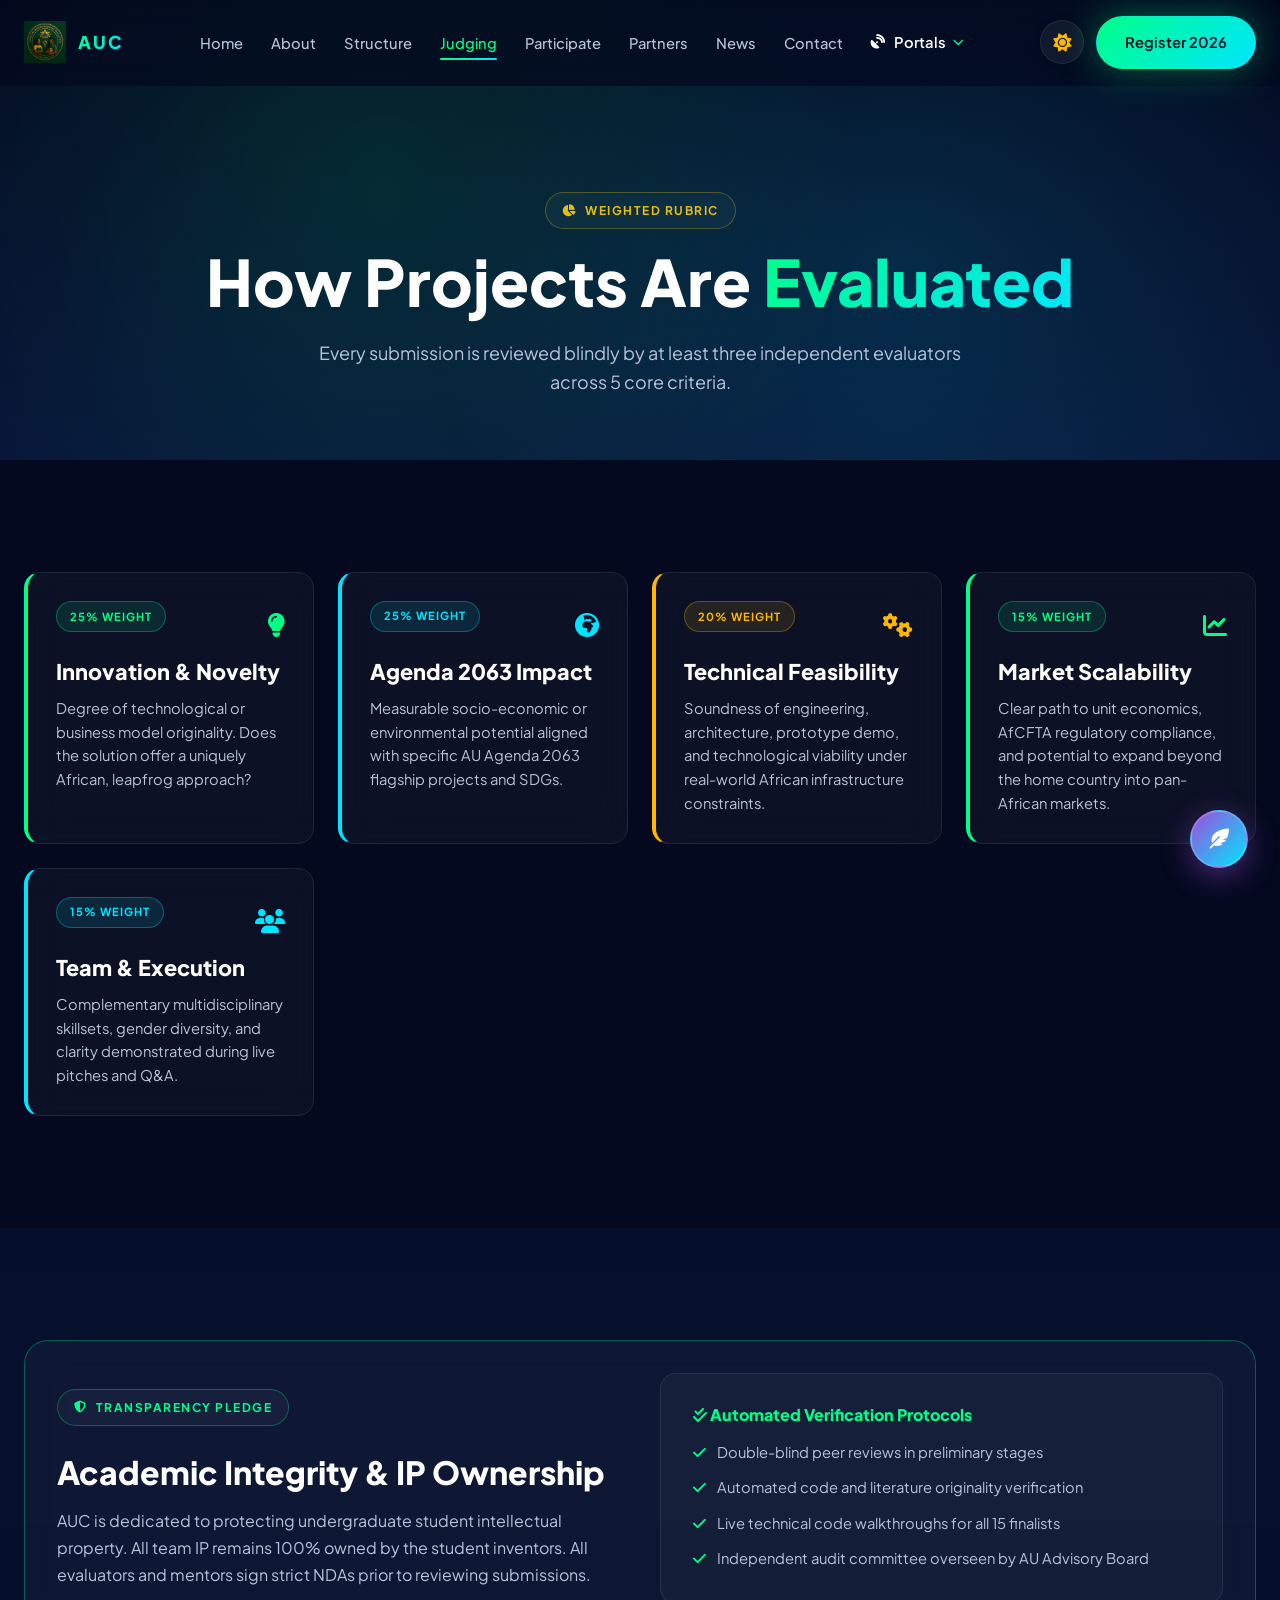
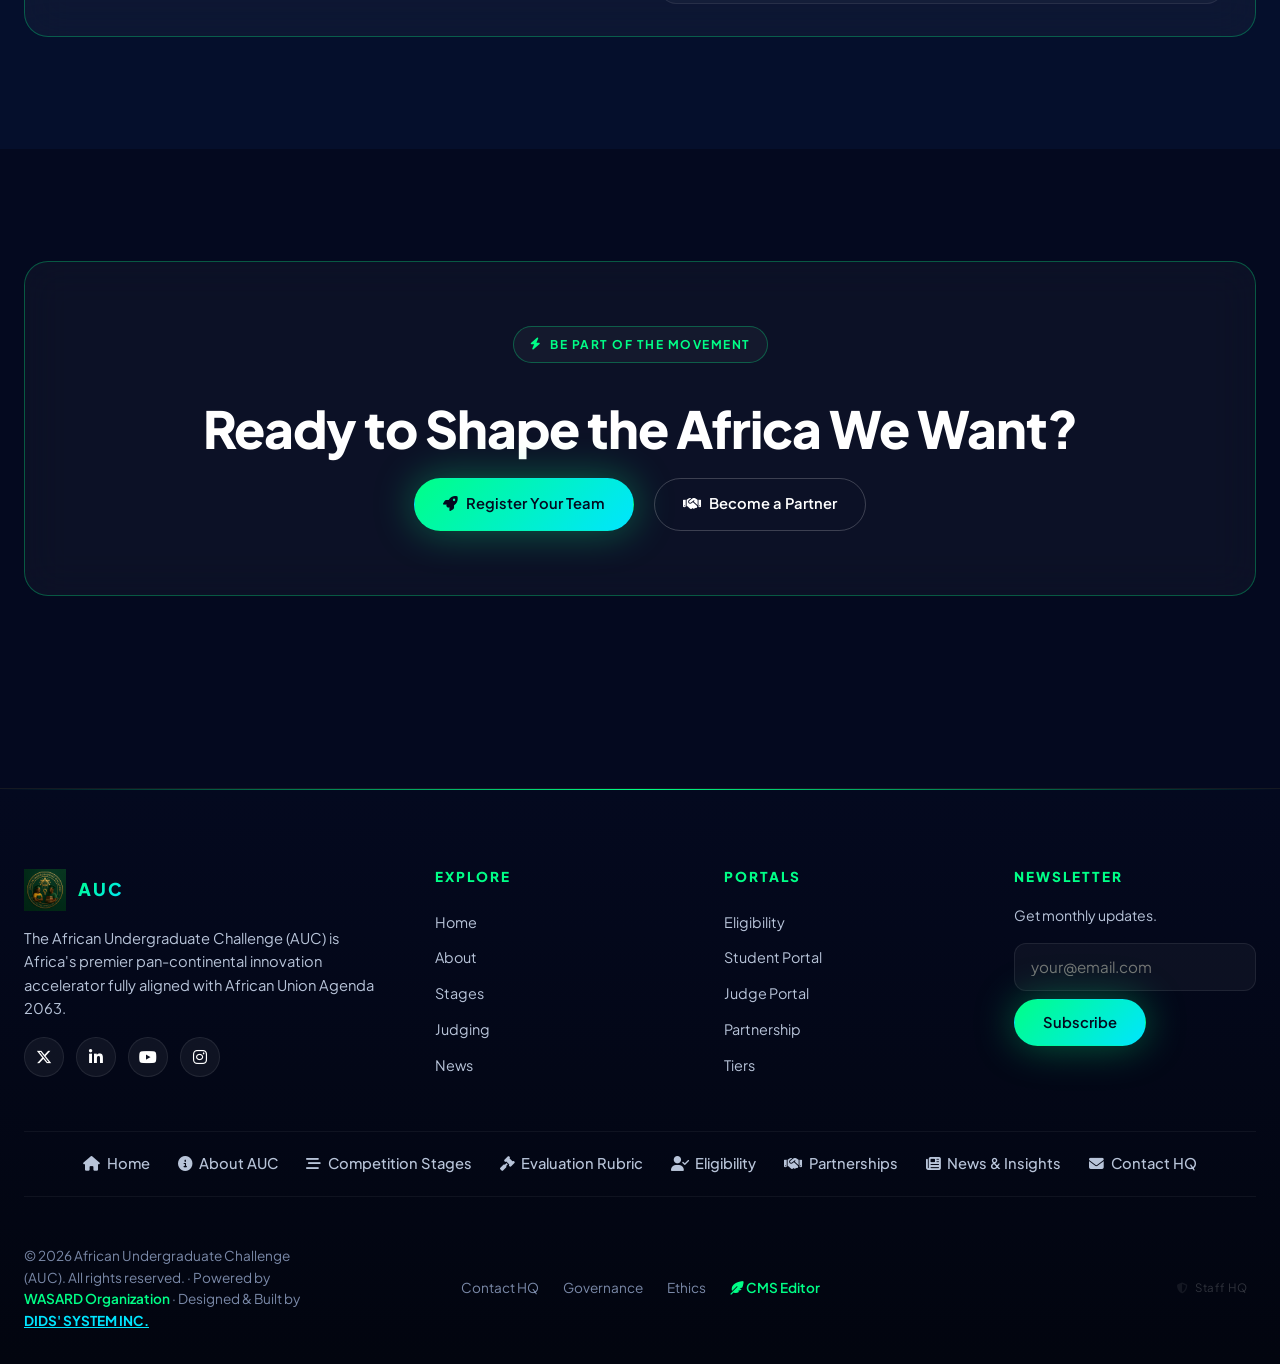
<file: judging.html>
<!DOCTYPE html>
<html lang="en">
<head>
<meta charset="UTF-8">
<meta name="viewport" content="width=device-width, initial-scale=1.0">
<title>Judging & Scoring — African Undergraduate Challenge</title>
<meta name="description" content="AUC evaluation protocol, 5-pillar scoring rubric, and academic integrity framework for the African Undergraduate Challenge.">
<link rel="preconnect" href="https://fonts.googleapis.com">
<link rel="preconnect" href="https://fonts.gstatic.com" crossorigin>
<link href="https://fonts.googleapis.com/css2?family=Plus+Jakarta+Sans:wght@500;600;700;800;900&family=Inter:wght@400;500;600;700&display=swap" rel="stylesheet">
<link rel="stylesheet" href="https://cdnjs.cloudflare.com/ajax/libs/font-awesome/6.5.1/css/all.min.css">
<link rel="stylesheet" href="style.css">
  <link rel="stylesheet" href="dropdown.css">
  <!-- AUC Official Favicons & App Icons -->
  <link rel="icon" type="image/png" sizes="32x32" href="assets/favicon.png">
  <link rel="icon" type="image/png" sizes="16x16" href="assets/favicon.png">
  <link rel="apple-touch-icon" sizes="180x180" href="assets/favicon.png">
  <link rel="shortcut icon" href="favicon.png">
</head>
<body>

<header>
  <div class="container nav">
    <a href="index.html" class="logo"><img src="assets/img/Logo.png" alt="AUC" onerror="this.style.display='none'"><span class="logo-text">AUC</span></a>
    <ul class="nav-menu" id="navMenu">
      <li><a href="index.html">Home</a></li>
      <li><a href="about.html">About</a></li>
      <li><a href="structure.html">Structure</a></li>
      <li><a href="judging.html" class="active">Judging</a></li>
      <li><a href="participate.html">Participate</a></li>
      <li><a href="sponsors.html">Partners</a></li>
      <li><a href="news.html">News</a></li>
      <li><a href="contact.html">Contact</a></li>
    <li class="nav-dropdown">
      <a href="javascript:void(0)" class="dropbtn" data-dropdown-trigger role="button" aria-haspopup="true" aria-expanded="false">
        <i class="fas fa-satellite-dish"></i> <span>Portals</span> <i class="fas fa-chevron-down chev"></i>
      </a>
      <div class="dropdown-content" role="menu" aria-label="AUC Portals">
        <div class="dropdown-header">
          <h5><i class="fas fa-shield-halved"></i> AUC Portals</h5>
          <small>3 secure systems + CMS</small>
        </div>
        <div class="dropdown-grid">
          <a href="portal-student.html" class="dropdown-item" role="menuitem">
            <div class="di-icon"><i class="fas fa-user-graduate"></i></div>
            <div class="di-body"><strong>Student Portal</strong><small>Team dashboard · submissions · live scoreboard</small></div>
            <i class="fas fa-chevron-right di-arrow"></i>
          </a>
          <a href="portal-judge.html" class="dropdown-item cyan" role="menuitem">
            <div class="di-icon"><i class="fas fa-gavel"></i></div>
            <div class="di-body"><strong>Judge Portal</strong><small>Review queue · weighted rubric · COI reports</small></div>
            <i class="fas fa-chevron-right di-arrow"></i>
          </a>
          <a href="portal-admin.html" class="dropdown-item gold" role="menuitem">
            <div class="di-icon"><i class="fas fa-shield-halved"></i></div>
            <div class="di-body"><strong>Admin HQ <span class="di-badge">STAFF</span></strong><small>Operations · partnership inbox · audit log</small></div>
            <i class="fas fa-chevron-right di-arrow"></i>
          </a>
          <a href="cms-editor.html" class="dropdown-item purple" role="menuitem">
            <div class="di-icon"><i class="fas fa-feather-alt"></i></div>
            <div class="di-body"><strong>CMS Editor <span class="di-badge purple">EDIT</span></strong><small>Inline edit pages · autosave · schedule publish</small></div>
            <i class="fas fa-chevron-right di-arrow"></i>
          </a>
          <a href="partnership.html" class="dropdown-item partner" role="menuitem">
            <div class="di-icon"><i class="fas fa-handshake"></i></div>
            <div class="di-body"><strong>Become a Partner</strong><small>Public inquiry form · Silver / Gold / Platinum</small></div>
            <i class="fas fa-arrow-right di-arrow"></i>
          </a>
        </div>
        <div class="dropdown-footer"><small><i class="fas fa-lock"></i> Session-encrypted · JWT auth</small></div>
      </div>
    </li>
    </ul>
    <button class="mobile-toggle" id="mobileToggle" aria-label="Open navigation menu" aria-expanded="false"><i class="fas fa-bars"></i></button>
    <div class="nav-cta">
      <button class="theme-toggle" id="themeToggle"></button>
      <a href="participate.html" class="btn btn-primary">Register 2026</a>
    </div>
  </div>
</header>

<section class="page-hero">
  <div class="container">
    <span class="eyebrow gold"><i class="fas fa-chart-pie"></i> Weighted Rubric</span>
    <h1>How Projects Are <span class="text-gradient">Evaluated</span></h1>
    <p class="lead">Every submission is reviewed blindly by at least three independent evaluators across 5 core criteria.</p>
  </div>
</section>

<section class="section">
  <div class="container">
    <div class="region-grid">
      <div class="criteria reveal" style="border-left-color:var(--neon-green);">
        <div class="criteria-head">
          <span class="track-pill">25% Weight</span>
          <i class="fas fa-lightbulb" style="font-size:1.5rem;color:var(--neon-green);"></i>
        </div>
        <h3 style="font-size:1.35rem;margin-bottom:.75rem;">Innovation & Novelty</h3>
        <p style="font-size:.92rem;color:var(--text-soft);">Degree of technological or business model originality. Does the solution offer a uniquely African, leapfrog approach?</p>
      </div>
      <div class="criteria reveal" style="border-left-color:var(--neon-cyan);">
        <div class="criteria-head">
          <span class="track-pill" style="background:rgba(0,229,255,0.1);color:var(--neon-cyan);border-color:rgba(0,229,255,0.3);">25% Weight</span>
          <i class="fas fa-globe-africa" style="font-size:1.5rem;color:var(--neon-cyan);"></i>
        </div>
        <h3 style="font-size:1.35rem;margin-bottom:.75rem;">Agenda 2063 Impact</h3>
        <p style="font-size:.92rem;color:var(--text-soft);">Measurable socio-economic or environmental potential aligned with specific AU Agenda 2063 flagship projects and SDGs.</p>
      </div>
      <div class="criteria reveal" style="border-left-color:var(--neon-gold);">
        <div class="criteria-head">
          <span class="track-pill" style="background:rgba(255,184,0,0.1);color:var(--neon-gold);border-color:rgba(255,184,0,0.3);">20% Weight</span>
          <i class="fas fa-cogs" style="font-size:1.5rem;color:var(--neon-gold);"></i>
        </div>
        <h3 style="font-size:1.35rem;margin-bottom:.75rem;">Technical Feasibility</h3>
        <p style="font-size:.92rem;color:var(--text-soft);">Soundness of engineering, architecture, prototype demo, and technological viability under real-world African infrastructure constraints.</p>
      </div>
      <div class="criteria reveal" style="border-left-color:#00FF87;">
        <div class="criteria-head">
          <span class="track-pill">15% Weight</span>
          <i class="fas fa-chart-line" style="font-size:1.5rem;color:#00FF87;"></i>
        </div>
        <h3 style="font-size:1.35rem;margin-bottom:.75rem;">Market Scalability</h3>
        <p style="font-size:.92rem;color:var(--text-soft);">Clear path to unit economics, AfCFTA regulatory compliance, and potential to expand beyond the home country into pan-African markets.</p>
      </div>
      <div class="criteria reveal" style="border-left-color:#00E5FF;">
        <div class="criteria-head">
          <span class="track-pill" style="background:rgba(0,229,255,0.1);color:var(--neon-cyan);border-color:rgba(0,229,255,0.3);">15% Weight</span>
          <i class="fas fa-users" style="font-size:1.5rem;color:#00E5FF;"></i>
        </div>
        <h3 style="font-size:1.35rem;margin-bottom:.75rem;">Team & Execution</h3>
        <p style="font-size:.92rem;color:var(--text-soft);">Complementary multidisciplinary skillsets, gender diversity, and clarity demonstrated during live pitches and Q&A.</p>
      </div>
    </div>
  </div>
</section>

<section class="section" style="background: rgba(7,23,58,0.5);">
  <div class="container">
    <div class="glass reveal" style="border-color:rgba(0,255,135,0.3);">
      <div style="display:grid; gap:2.5rem; align-items:center; grid-template-columns:repeat(auto-fit, minmax(300px,1fr));">
        <div>
          <span class="eyebrow"><i class="fas fa-shield-alt"></i> Transparency Pledge</span>
          <h2 style="font-size:2rem;margin:.75rem 0 1rem 0;">Academic Integrity & IP Ownership</h2>
          <p style="color:var(--text-soft);line-height:1.7;">AUC is dedicated to protecting undergraduate student intellectual property. All team IP remains 100% owned by the student inventors. All evaluators and mentors sign strict NDAs prior to reviewing submissions.</p>
        </div>
        <div style="background: rgba(255,255,255,0.03); border:1px solid var(--glass-border); border-radius: 16px; padding:2rem;">
          <h4 style="color:var(--neon-green);margin-bottom:1rem;"><i class="fas fa-check-double"></i> Automated Verification Protocols</h4>
          <ul style="display:flex; flex-direction:column; gap:.75rem; font-size:.92rem; color:var(--text-soft); list-style:none; padding:0;">
            <li><i class="fas fa-check" style="color:var(--neon-green);margin-right:.5rem;"></i> Double-blind peer reviews in preliminary stages</li>
            <li><i class="fas fa-check" style="color:var(--neon-green);margin-right:.5rem;"></i> Automated code and literature originality verification</li>
            <li><i class="fas fa-check" style="color:var(--neon-green);margin-right:.5rem;"></i> Live technical code walkthroughs for all 15 finalists</li>
            <li><i class="fas fa-check" style="color:var(--neon-green);margin-right:.5rem;"></i> Independent audit committee overseen by AU Advisory Board</li>
          </ul>
        </div>
      </div>
    </div>
  </div>
</section>

<section class="section" style="text-align:center;">
  <div class="container">
    <div class="glass" style="text-align:center; padding:4rem 2rem; border-color:rgba(0,255,135,0.3);">
      <span class="eyebrow"><i class="fas fa-bolt"></i> Be Part of the Movement</span>
      <h2 class="h-section" style="margin:1.25rem 0 1.25rem;">Ready to Shape the Africa We Want?</h2>
      <div style="display:flex; gap:1.25rem; justify-content:center; flex-wrap:wrap;">
        <a href="participate.html" class="btn btn-primary"><i class="fas fa-rocket"></i> Register Your Team</a>
        <a href="sponsors.html" class="btn btn-outline"><i class="fas fa-handshake"></i> Become a Partner</a>
      </div>
    </div>
  </div>
</section>

<footer>
  <div class="container">
    <div class="footer-grid">
      <div>
        <a href="index.html" class="logo" style="margin-bottom:1rem; display:flex;"><img src="assets/img/Logo.png" alt="AUC" style="height:42px;" onerror="this.style.display='none'"><span class="logo-text">AUC</span></a>
        <p style="color:var(--text-soft); margin-top:1rem; font-size:.92rem;">The African Undergraduate Challenge (AUC) is Africa's premier pan-continental innovation accelerator fully aligned with African Union Agenda 2063.</p>
        <div class="social-row">
          <a href="#"><i class="fab fa-x-twitter"></i></a><a href="#"><i class="fab fa-linkedin-in"></i></a><a href="#"><i class="fab fa-youtube"></i></a><a href="#"><i class="fab fa-instagram"></i></a>
        </div>
      </div>
      <div class="footer-col"><h4>Explore</h4><a href="index.html">Home</a><a href="about.html">About</a><a href="structure.html">Stages</a><a href="judging.html">Judging</a><a href="news.html">News</a></div>
      <div class="footer-col"><h4>Portals</h4><a href="participate.html">Eligibility</a><a href="portal-student.html">Student Portal</a><a href="portal-judge.html">Judge Portal</a><a href="partnership.html">Partnership</a><a href="sponsors.html">Tiers</a></div>
      <div class="footer-col"><h4>Newsletter</h4><p style="font-size:.88rem;color:var(--text-soft);margin-bottom:1rem;">Get monthly updates.</p><form onsubmit="event.preventDefault();alert('Subscribed!');"><input type="email" required placeholder="your@email.com" class="form-control"><button class="btn btn-primary" style="margin-top:.5rem; justify-content:center;">Subscribe</button></form></div>
    </div>

    <!-- Centralized Quick Navigation Bar -->
    <div class="footer-nav-centered">
      <a href="index.html"><i class="fas fa-home"></i> Home</a>
      <a href="about.html"><i class="fas fa-info-circle"></i> About AUC</a>
      <a href="structure.html"><i class="fas fa-stream"></i> Competition Stages</a>
      <a href="judging.html"><i class="fas fa-gavel"></i> Evaluation Rubric</a>
      <a href="participate.html"><i class="fas fa-user-check"></i> Eligibility</a>
      <a href="partnership.html"><i class="fas fa-handshake"></i> Partnerships</a>
      <a href="news.html"><i class="fas fa-newspaper"></i> News &amp; Insights</a>
      <a href="contact.html"><i class="fas fa-envelope"></i> Contact HQ</a>
    </div>

    <div class="footer-bottom-centered">
      <div class="copy-left">
        © 2026 African Undergraduate Challenge (AUC). All rights reserved. · Powered by <a href="https://wasard.org" target="_blank" rel="noopener noreferrer" style="color:var(--neon-green);font-weight:600;">WASARD Organization</a> · Designed & Built by <a href="https://wa.me/2347016435125" target="_blank" rel="noopener noreferrer" style="color:var(--neon-cyan);font-weight:700;text-decoration:underline;">DIDS' SYSTEM INC.</a>
      </div>
      <div class="links-center">
        <a href="contact.html">Contact HQ</a>
        <a href="structure.html">Governance</a>
        <a href="judging.html">Ethics</a>
        <a href="cms-editor.html" style="color:var(--neon-green);font-weight:600;"><i class="fas fa-feather-alt"></i> CMS Editor</a>
      </div>
      <!-- Hidden Admin Link on the Right -->
      <div class="admin-right">
        <a href="portal-admin.html" class="footer-admin-link" title="Secretariat &amp; Staff Console" aria-label="Admin Access">
          <i class="fas fa-shield-halved"></i> <span>Staff HQ</span>
        </a>
      </div>
    </div>
  </div>
</footer>

<script src="main.js"></script>
  <script src="dropdown.js" defer></script>

<!-- Floating CMS Quick-Edit Button (Item 1) -->
<a href="cms-editor.html" class="cms-fab" title="Edit Page Content" aria-label="Open CMS Editor">
  <i class="fas fa-feather-alt"></i>
  <span class="cms-fab-tooltip">Edit Page Content</span>
</a>
</body>
</html>
</file>
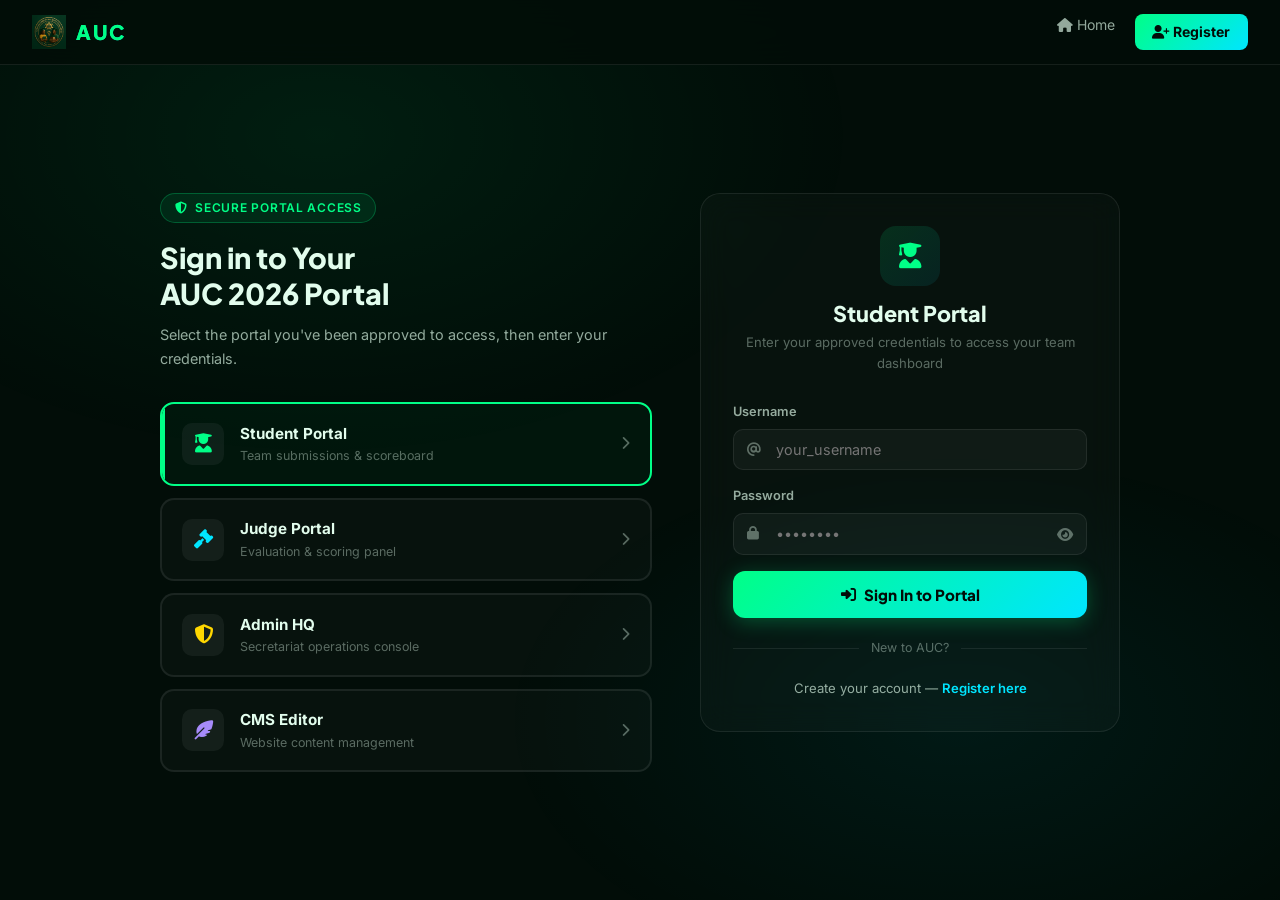
<file: login.html>
<!DOCTYPE html>
<html lang="en">
<head>
<meta charset="UTF-8">
<meta name="viewport" content="width=device-width, initial-scale=1.0">
<title>Sign In — AUC 2026 Portal Access</title>
<meta name="description" content="Sign in to your AUC 2026 portal. Access your Student, Judge, or Partnership dashboard.">
<link rel="preconnect" href="https://fonts.googleapis.com">
<link rel="preconnect" href="https://fonts.gstatic.com" crossorigin>
<link href="https://fonts.googleapis.com/css2?family=Plus+Jakarta+Sans:wght@400;600;700;800;900&family=Inter:wght@400;500;600;700&display=swap" rel="stylesheet">
<link rel="stylesheet" href="https://cdnjs.cloudflare.com/ajax/libs/font-awesome/6.5.1/css/all.min.css">
<link rel="stylesheet" href="style.css">
<link rel="icon" type="image/png" sizes="32x32" href="assets/favicon.png">
<link rel="apple-touch-icon" sizes="180x180" href="assets/favicon.png">
<link rel="shortcut icon" href="favicon.png">
<style>
  :root {
    --bg-deep:#020D08;--bg-card:rgba(255,255,255,.03);--border:rgba(255,255,255,.08);
    --neon-green:#00FF87;--neon-cyan:#00E5FF;--neon-gold:#FFD700;
    --text:#E2FDED;--text-soft:rgba(226,253,237,.65);--text-mute:rgba(226,253,237,.38);
  }
  *,*::before,*::after{box-sizing:border-box;margin:0;padding:0;}
  body{background:var(--bg-deep);color:var(--text);font-family:'Inter',sans-serif;min-height:100vh;display:flex;flex-direction:column;overflow-x:hidden;position:relative;}
  body::before{content:'';position:fixed;inset:0;background:radial-gradient(ellipse 70% 60% at 25% 15%,rgba(0,255,135,.07) 0%,transparent 60%),radial-gradient(ellipse 60% 50% at 75% 80%,rgba(0,229,255,.06) 0%,transparent 60%);pointer-events:none;z-index:0;}

  /* Nav */
  .login-nav{position:sticky;top:0;z-index:200;background:rgba(2,13,8,.85);backdrop-filter:blur(24px);border-bottom:1px solid var(--border);padding:.85rem 2rem;display:flex;align-items:center;justify-content:space-between;}
  .login-nav .logo{display:flex;align-items:center;gap:.6rem;text-decoration:none;}
  .login-nav .logo img{height:34px;}
  .login-nav .logo-text{font-family:'Plus Jakarta Sans',sans-serif;font-weight:800;font-size:1.25rem;color:var(--neon-green);}
  .login-nav .nav-links{display:flex;gap:1.25rem;}
  .login-nav .nav-links a{color:var(--text-soft);font-size:.875rem;text-decoration:none;transition:color .2s;}
  .login-nav .nav-links a:hover{color:var(--neon-green);}
  .login-nav .nav-links a.btn-nav{background:linear-gradient(135deg,var(--neon-green),var(--neon-cyan));color:#020D08;font-weight:700;padding:.45rem 1.1rem;border-radius:8px;}

  /* Page */
  .login-page{position:relative;z-index:1;flex:1;display:flex;align-items:center;justify-content:center;padding:3rem 1rem;}

  /* Portal selector split */
  .login-split{display:grid;grid-template-columns:1fr 420px;gap:3rem;width:100%;max-width:960px;align-items:start;}
  .portal-chooser h2{font-family:'Plus Jakarta Sans',sans-serif;font-size:1.8rem;font-weight:800;margin-bottom:.75rem;line-height:1.25;}
  .portal-chooser p{color:var(--text-soft);font-size:.9rem;margin-bottom:2rem;line-height:1.65;}
  .portal-list{display:flex;flex-direction:column;gap:.75rem;}
  .portal-btn{
    display:flex;align-items:center;gap:1rem;padding:1.1rem 1.25rem;
    background:rgba(255,255,255,.025);border:2px solid var(--border);
    border-radius:14px;cursor:pointer;text-decoration:none;color:var(--text);
    transition:all .25s ease;position:relative;overflow:hidden;
  }
  .portal-btn::before{content:'';position:absolute;left:0;top:0;bottom:0;width:3px;background:var(--pb-color,var(--neon-green));border-radius:0 99px 99px 0;opacity:0;transition:opacity .25s;}
  .portal-btn:hover{border-color:var(--pb-color,var(--neon-green));transform:translateX(4px);}
  .portal-btn:hover::before{opacity:1;}
  .portal-btn.active{border-color:var(--pb-color,var(--neon-green));background:rgba(0,255,135,.04);}
  .portal-btn.active::before{opacity:1;}
  .portal-btn[data-portal="portal-student"]{--pb-color:var(--neon-green);}
  .portal-btn[data-portal="portal-judge"]{--pb-color:var(--neon-cyan);}
  .portal-btn[data-portal="portal-admin"]{--pb-color:var(--neon-gold);}
  .portal-btn[data-portal="cms-editor"]{--pb-color:#a78bfa;}
  .pb-icon{width:42px;height:42px;border-radius:10px;background:rgba(255,255,255,.05);display:flex;align-items:center;justify-content:center;font-size:1.2rem;color:var(--pb-color,var(--neon-green));flex-shrink:0;}
  .pb-body{flex:1;}
  .pb-label{font-weight:700;font-size:.95rem;}
  .pb-desc{font-size:.78rem;color:var(--text-mute);}
  .pb-arrow{color:var(--text-mute);font-size:.85rem;transition:transform .2s;}
  .portal-btn:hover .pb-arrow{transform:translateX(4px);color:var(--pb-color);}

  /* Login card */
  .login-card-main{background:rgba(255,255,255,.025);border:1px solid var(--border);border-radius:20px;padding:2rem;backdrop-filter:blur(16px);}
  .card-header{text-align:center;margin-bottom:1.75rem;}
  .card-portal-icon{width:60px;height:60px;border-radius:16px;margin:0 auto 1rem;display:flex;align-items:center;justify-content:center;font-size:1.6rem;background:linear-gradient(135deg,rgba(0,255,135,.12),rgba(0,229,255,.08));color:var(--neon-green);}
  .card-header h3{font-family:'Plus Jakarta Sans',sans-serif;font-size:1.35rem;font-weight:800;margin-bottom:.35rem;}
  .card-header p{font-size:.82rem;color:var(--text-mute);}
  .field{display:flex;flex-direction:column;gap:.4rem;margin-bottom:1rem;}
  .field label{font-size:.8rem;font-weight:600;color:var(--text-soft);}
  .field-icon-wrap{position:relative;}
  .field-icon-wrap .fi{position:absolute;left:.9rem;top:50%;transform:translateY(-50%);color:var(--text-mute);font-size:.85rem;}
  .field input{background:rgba(255,255,255,.04);border:1px solid var(--border);border-radius:10px;padding:.7rem 1rem .7rem 2.6rem;color:var(--text);font-size:.9rem;font-family:inherit;width:100%;outline:none;transition:border-color .2s,box-shadow .2s;}
  .field input:focus{border-color:var(--neon-green);box-shadow:0 0 0 3px rgba(0,255,135,.12);}
  .pass-wrap{position:relative;}
  .pass-wrap input{padding-left:2.6rem!important;padding-right:2.8rem;}
  .pass-toggle{position:absolute;right:.85rem;top:50%;transform:translateY(-50%);background:none;border:none;color:var(--text-mute);cursor:pointer;font-size:.9rem;}
  .pass-toggle:hover{color:var(--neon-green);}
  .btn-sign-in{width:100%;padding:.9rem;background:linear-gradient(135deg,var(--neon-green),var(--neon-cyan));color:#020D08;font-weight:800;font-size:.95rem;font-family:'Plus Jakarta Sans',sans-serif;border:none;border-radius:12px;cursor:pointer;display:flex;align-items:center;justify-content:center;gap:.5rem;transition:opacity .2s,transform .2s;box-shadow:0 4px 20px rgba(0,255,135,.25);margin-top:.5rem;}
  .btn-sign-in:hover{opacity:.88;transform:translateY(-1px);}
  .login-error{background:rgba(255,80,80,.08);border:1px solid rgba(255,80,80,.3);border-radius:8px;padding:.7rem 1rem;color:#ff8080;font-size:.83rem;margin-top:.75rem;display:none;}
  .login-error.visible{display:block;}
  .divider{display:flex;align-items:center;gap:.75rem;margin:1.25rem 0;color:var(--text-mute);font-size:.78rem;}
  .divider::before,.divider::after{content:'';flex:1;height:1px;background:var(--border);}
  .register-link{text-align:center;font-size:.82rem;color:var(--text-soft);}
  .register-link a{color:var(--neon-cyan);font-weight:600;text-decoration:none;}
  .register-link a:hover{text-decoration:underline;}

  @media(max-width:720px){
    .login-split{grid-template-columns:1fr;gap:2rem;}
    .portal-list{display:grid;grid-template-columns:1fr 1fr;gap:.6rem;}
  }
  @media(max-width:480px){
    .portal-list{grid-template-columns:1fr;}
    .login-card-main{padding:1.5rem 1.1rem;}
  }
</style>
</head>
<body>

<nav class="login-nav">
  <a href="index.html" class="logo">
    <img src="assets/img/Logo.png" alt="AUC" onerror="this.style.display='none'">
    <span class="logo-text">AUC</span>
  </a>
  <div class="nav-links">
    <a href="index.html"><i class="fas fa-home"></i> Home</a>
    <a href="register.html" class="btn-nav"><i class="fas fa-user-plus"></i> Register</a>
  </div>
</nav>

<main class="login-page">
  <div class="login-split">
    <!-- LEFT: portal chooser -->
    <div class="portal-chooser">
      <div style="display:inline-flex;align-items:center;gap:.5rem;background:rgba(0,255,135,.08);border:1px solid rgba(0,255,135,.25);padding:.28rem .85rem;border-radius:999px;font-size:.75rem;color:var(--neon-green);font-weight:600;letter-spacing:.06em;text-transform:uppercase;margin-bottom:1rem;">
        <i class="fas fa-shield-halved"></i> Secure Portal Access
      </div>
      <h2>Sign in to Your<br>AUC 2026 Portal</h2>
      <p>Select the portal you've been approved to access, then enter your credentials.</p>

      <div class="portal-list">
        <a class="portal-btn active" data-portal="portal-student" href="javascript:void(0)" onclick="switchPortal('portal-student', this)">
          <div class="pb-icon"><i class="fas fa-user-graduate"></i></div>
          <div class="pb-body">
            <div class="pb-label">Student Portal</div>
            <div class="pb-desc">Team submissions & scoreboard</div>
          </div>
          <i class="fas fa-chevron-right pb-arrow"></i>
        </a>
        <a class="portal-btn" data-portal="portal-judge" href="javascript:void(0)" onclick="switchPortal('portal-judge', this)">
          <div class="pb-icon"><i class="fas fa-gavel"></i></div>
          <div class="pb-body">
            <div class="pb-label">Judge Portal</div>
            <div class="pb-desc">Evaluation & scoring panel</div>
          </div>
          <i class="fas fa-chevron-right pb-arrow"></i>
        </a>
        <a class="portal-btn" data-portal="portal-admin" href="javascript:void(0)" onclick="switchPortal('portal-admin', this)">
          <div class="pb-icon"><i class="fas fa-shield-halved"></i></div>
          <div class="pb-body">
            <div class="pb-label">Admin HQ</div>
            <div class="pb-desc">Secretariat operations console</div>
          </div>
          <i class="fas fa-chevron-right pb-arrow"></i>
        </a>
        <a class="portal-btn" data-portal="cms-editor" href="javascript:void(0)" onclick="switchPortal('cms-editor', this)">
          <div class="pb-icon" style="color:#a78bfa;"><i class="fas fa-feather-alt"></i></div>
          <div class="pb-body">
            <div class="pb-label">CMS Editor</div>
            <div class="pb-desc">Website content management</div>
          </div>
          <i class="fas fa-chevron-right pb-arrow"></i>
        </a>
      </div>
    </div>

    <!-- RIGHT: login card -->
    <div class="login-card-main">
      <div class="card-header">
        <div class="card-portal-icon" id="cardIcon"><i class="fas fa-user-graduate"></i></div>
        <h3 id="cardTitle">Student Portal</h3>
        <p id="cardDesc">Enter your approved credentials to access your team dashboard</p>
      </div>

      <div class="field">
        <label for="loginUsername">Username</label>
        <div class="field-icon-wrap">
          <i class="fi fas fa-at"></i>
          <input type="text" id="loginUsername" autocomplete="username" placeholder="your_username">
        </div>
      </div>
      <div class="field">
        <label for="loginPassword">Password</label>
        <div class="field-icon-wrap pass-wrap">
          <i class="fi fas fa-lock"></i>
          <input type="password" id="loginPassword" autocomplete="current-password" placeholder="••••••••">
          <button class="pass-toggle" type="button" onclick="togglePass()"><i class="fas fa-eye" id="eyeIcon"></i></button>
        </div>
      </div>

      <div class="login-error" id="loginError"></div>

      <button class="btn-sign-in" id="btnSignIn" onclick="doLogin()">
        <i class="fas fa-sign-in-alt"></i> Sign In to Portal
      </button>

      <div class="divider">New to AUC?</div>
      <div class="register-link">Create your account — <a href="register.html">Register here</a></div>
    </div>
  </div>
</main>

<script src="auth-config.js"></script>
<script>
var currentPortal = 'portal-student';
var portalMeta = {
  'portal-student': { icon:'fa-user-graduate', label:'Student Portal', desc:'Enter your approved credentials to access your team dashboard', dest:'portal-student.html', color:'var(--neon-green)' },
  'portal-judge':   { icon:'fa-gavel',         label:'Judge Portal',   desc:'Sign in to access evaluation panels and scoring tools', dest:'portal-judge.html', color:'var(--neon-cyan)' },
  'portal-admin':   { icon:'fa-shield-halved', label:'Admin HQ',       desc:'Restricted access — Secretariat personnel only', dest:'portal-admin.html', color:'var(--neon-gold)' },
  'cms-editor':     { icon:'fa-feather-alt',   label:'CMS Editor',     desc:'Authenticate to manage website content and pages', dest:'cms-editor.html', color:'#a78bfa' }
};

function switchPortal(key, btn) {
  currentPortal = key;
  document.querySelectorAll('.portal-btn').forEach(function(b){ b.classList.remove('active'); });
  btn.classList.add('active');

  var meta = portalMeta[key];
  document.getElementById('cardIcon').innerHTML = '<i class="fas ' + meta.icon + '"></i>';
  document.getElementById('cardIcon').style.color = meta.color;
  document.getElementById('cardTitle').textContent = meta.label;
  document.getElementById('cardDesc').textContent = meta.desc;
  hideError();
  document.getElementById('loginUsername').value = '';
  document.getElementById('loginPassword').value = '';
}

function togglePass() {
  var inp = document.getElementById('loginPassword');
  var icon = document.getElementById('eyeIcon');
  if (inp.type === 'password') { inp.type='text'; icon.className='fas fa-eye-slash'; }
  else { inp.type='password'; icon.className='fas fa-eye'; }
}

function doLogin() {
  var u = document.getElementById('loginUsername').value.trim();
  var p = document.getElementById('loginPassword').value;
  if (!u || !p) { showError('Please enter your username and password.'); return; }

  var result = window.AUC_AUTH.login(currentPortal, u, p);
  if (result.ok) {
    var dest = portalMeta[currentPortal].dest;
    window.location.href = dest;
  } else {
    showError(result.msg || 'Invalid credentials. Please try again.');
  }
}

function showError(msg){ var e=document.getElementById('loginError'); e.textContent=msg; e.classList.add('visible'); }
function hideError(){ document.getElementById('loginError').classList.remove('visible'); }

// Enter key support
['loginUsername','loginPassword'].forEach(function(id){
  var el = document.getElementById(id);
  el && el.addEventListener('keydown', function(ev){ if(ev.key==='Enter') doLogin(); });
});

// If already authed to a portal, redirect
window.addEventListener('DOMContentLoaded', function(){
  var params = new URLSearchParams(location.search);
  var redirect = params.get('portal');
  if (redirect && portalMeta[redirect]) {
    switchPortal(redirect, document.querySelector('[data-portal="'+redirect+'"]'));
  }
});
</script>
</body>
</html>
</file>
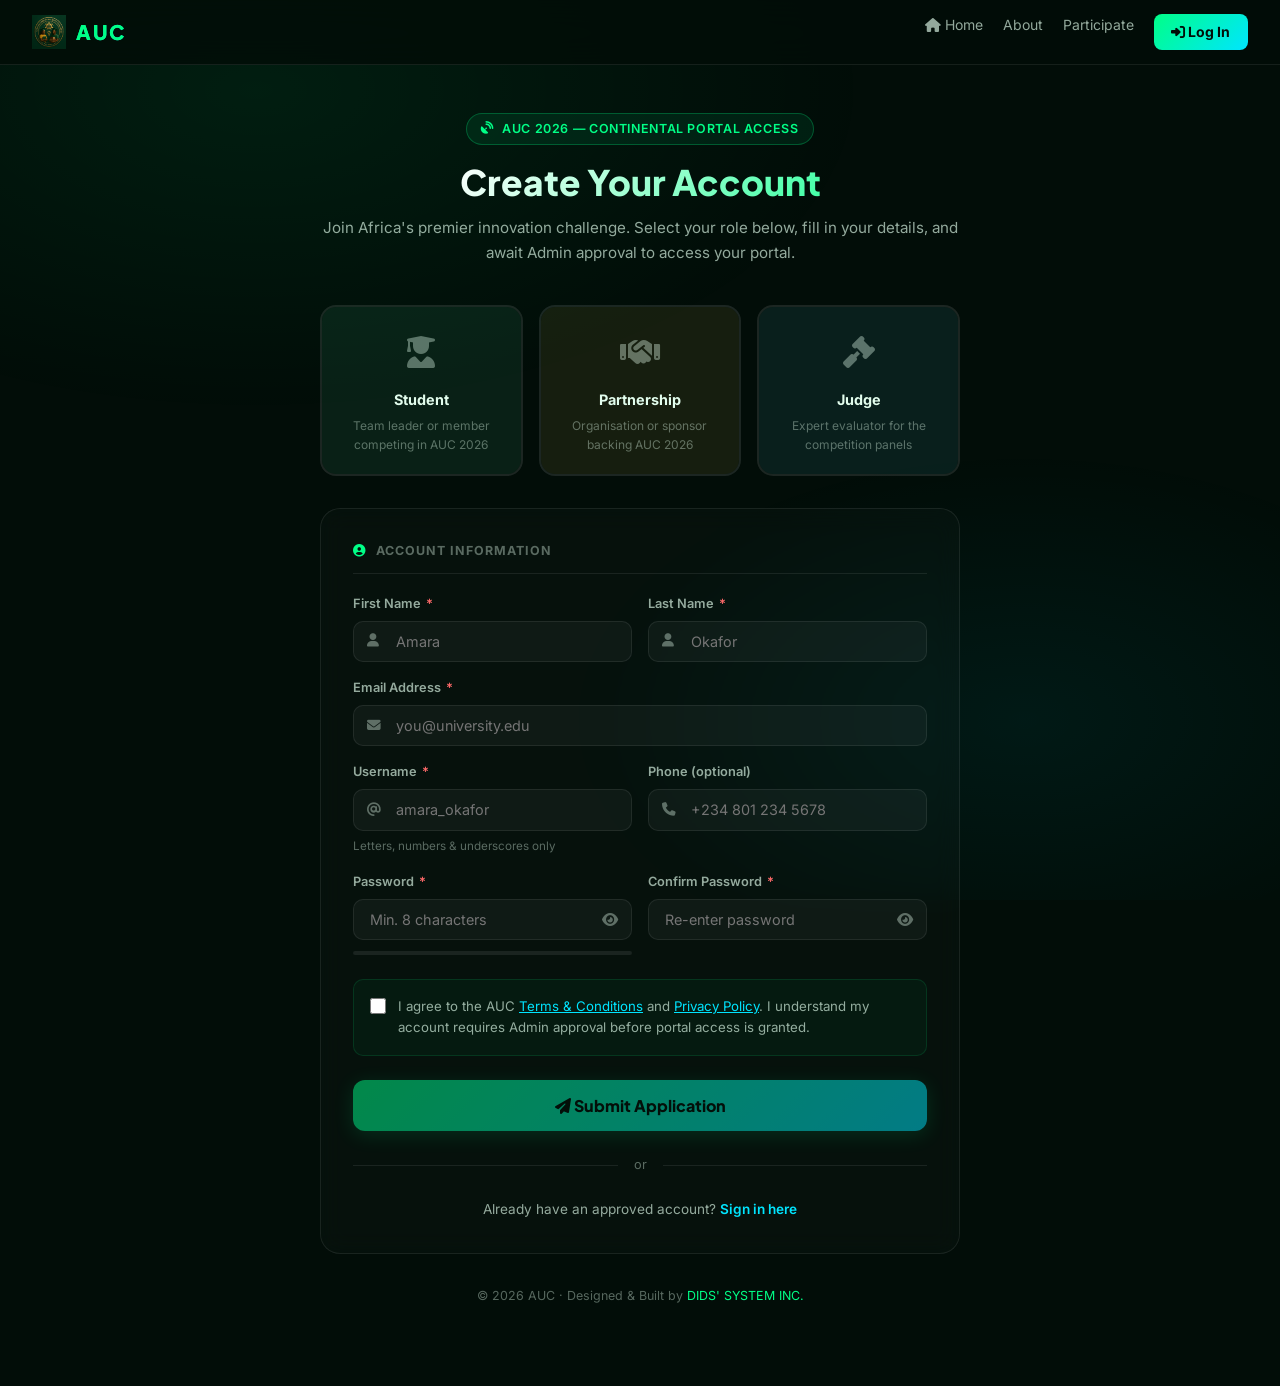
<file: register.html>
<!DOCTYPE html>
<html lang="en">
<head>
<meta charset="UTF-8">
<meta name="viewport" content="width=device-width, initial-scale=1.0">
<title>Register — AUC 2026 | African Undergraduate Challenge</title>
<meta name="description" content="Create your AUC 2026 account. Register as a Student, Partnership Organisation, or Judge. Access pending admin approval.">
<link rel="preconnect" href="https://fonts.googleapis.com">
<link rel="preconnect" href="https://fonts.gstatic.com" crossorigin>
<link href="https://fonts.googleapis.com/css2?family=Plus+Jakarta+Sans:wght@400;500;600;700;800;900&family=Inter:wght@400;500;600;700&display=swap" rel="stylesheet">
<link rel="stylesheet" href="https://cdnjs.cloudflare.com/ajax/libs/font-awesome/6.5.1/css/all.min.css">
<link rel="stylesheet" href="style.css">
<link rel="icon" type="image/png" sizes="32x32" href="assets/favicon.png">
<link rel="apple-touch-icon" sizes="180x180" href="assets/favicon.png">
<link rel="shortcut icon" href="favicon.png">
<style>
  :root {
    --bg-deep: #020D08;
    --bg-card: rgba(255,255,255,0.03);
    --border: rgba(255,255,255,0.08);
    --neon-green: #00FF87;
    --neon-cyan: #00E5FF;
    --neon-gold: #FFD700;
    --text: #E2FDED;
    --text-soft: rgba(226,253,237,0.65);
    --text-mute: rgba(226,253,237,0.38);
  }
  *, *::before, *::after { box-sizing: border-box; margin: 0; padding: 0; }
  html { scroll-behavior: smooth; }
  body {
    background: var(--bg-deep);
    color: var(--text);
    font-family: 'Inter', sans-serif;
    min-height: 100vh;
    position: relative;
    overflow-x: hidden;
  }
  /* Background mesh */
  body::before {
    content: '';
    position: fixed;
    inset: 0;
    background:
      radial-gradient(ellipse 80% 60% at 20% 10%, rgba(0,255,135,0.07) 0%, transparent 60%),
      radial-gradient(ellipse 60% 50% at 80% 80%, rgba(0,229,255,0.06) 0%, transparent 60%);
    pointer-events: none;
    z-index: 0;
  }

  /* ── TOP NAV ── */
  .reg-nav {
    position: sticky; top: 0; z-index: 200;
    background: rgba(2,13,8,0.85);
    backdrop-filter: blur(24px);
    border-bottom: 1px solid var(--border);
    padding: .85rem 2rem;
    display: flex; align-items: center; justify-content: space-between;
  }
  .reg-nav .logo { display:flex; align-items:center; gap:.6rem; text-decoration:none; }
  .reg-nav .logo img { height: 34px; }
  .reg-nav .logo-text { font-family:'Plus Jakarta Sans',sans-serif; font-weight:800; font-size:1.25rem; color:var(--neon-green); }
  .reg-nav .nav-links { display:flex; gap:1.25rem; }
  .reg-nav .nav-links a { color:var(--text-soft); font-size:.875rem; text-decoration:none; transition:color .2s; }
  .reg-nav .nav-links a:hover { color:var(--neon-green); }
  .reg-nav .nav-links a.btn-nav {
    background:linear-gradient(135deg,var(--neon-green),var(--neon-cyan));
    color:#020D08; font-weight:700; padding:.45rem 1.1rem;
    border-radius:8px; transition:opacity .2s;
  }
  .reg-nav .nav-links a.btn-nav:hover { opacity:.85; color:#020D08; }

  /* ── PAGE WRAPPER ── */
  .reg-page {
    position: relative; z-index: 1;
    min-height: calc(100vh - 64px);
    display: flex; align-items: flex-start; justify-content: center;
    padding: 3rem 1rem 5rem;
  }
  .reg-container { width: 100%; max-width: 640px; }

  /* ── HERO HEADING ── */
  .reg-hero { text-align: center; margin-bottom: 2.5rem; }
  .reg-hero .eyebrow {
    display: inline-flex; align-items: center; gap: .5rem;
    background: rgba(0,255,135,0.08); border: 1px solid rgba(0,255,135,0.25);
    padding: .3rem .9rem; border-radius: 999px; font-size: .78rem;
    color: var(--neon-green); font-weight: 600; letter-spacing: .05em;
    text-transform: uppercase; margin-bottom: 1rem;
  }
  .reg-hero h1 {
    font-family:'Plus Jakarta Sans',sans-serif; font-size:2.2rem; font-weight:800;
    line-height:1.2; margin-bottom:.75rem;
    background: linear-gradient(135deg, #fff 20%, var(--neon-green) 100%);
    -webkit-background-clip: text; -webkit-text-fill-color: transparent; background-clip: text;
  }
  .reg-hero p { color: var(--text-soft); font-size: .95rem; line-height: 1.65; }

  /* ── ROLE SELECTOR ── */
  .role-grid {
    display: grid; grid-template-columns: repeat(3,1fr); gap: 1rem;
    margin-bottom: 2rem;
  }
  .role-card {
    background: var(--bg-card);
    border: 2px solid var(--border);
    border-radius: 16px; padding: 1.25rem 1rem;
    cursor: pointer; text-align: center;
    transition: all .25s ease; position: relative; overflow: hidden;
  }
  .role-card::before {
    content: ''; position: absolute; inset: 0;
    background: var(--role-glow, rgba(0,255,135,0.0));
    transition: background .3s; border-radius: 14px;
  }
  .role-card:hover { border-color: rgba(255,255,255,0.2); transform: translateY(-3px); }
  .role-card.selected { border-color: var(--role-color, var(--neon-green)); }
  .role-card.selected::before { background: rgba(0,255,135,0.05); }
  .role-card.selected .role-icon { color: var(--role-color, var(--neon-green)); }
  .role-card[data-role="student"] { --role-color: var(--neon-green); --role-glow: rgba(0,255,135,0.05); }
  .role-card[data-role="partner"] { --role-color: var(--neon-gold); --role-glow: rgba(255,215,0,0.05); }
  .role-card[data-role="judge"] { --role-color: var(--neon-cyan); --role-glow: rgba(0,229,255,0.05); }
  .role-card.selected[data-role="partner"] { border-color: var(--neon-gold); }
  .role-card.selected[data-role="judge"] { border-color: var(--neon-cyan); }
  .role-icon {
    font-size: 2rem; color: var(--text-mute);
    transition: color .25s; margin-bottom: .6rem;
    position: relative; z-index: 1;
  }
  .role-label {
    font-weight: 700; font-size: .9rem; color: var(--text);
    position: relative; z-index: 1;
  }
  .role-desc {
    font-size: .75rem; color: var(--text-mute); margin-top: .3rem;
    position: relative; z-index: 1;
  }
  .role-check {
    position: absolute; top: .6rem; right: .6rem;
    width: 20px; height: 20px; border-radius: 50%;
    background: var(--role-color, var(--neon-green));
    display: none; align-items: center; justify-content: center;
    font-size: .65rem; color: #020D08; font-weight: 800;
    z-index: 2;
  }
  .role-card.selected .role-check { display: flex; }

  /* ── FORM CARD ── */
  .form-card {
    background: rgba(255,255,255,0.02);
    border: 1px solid var(--border);
    border-radius: 20px; padding: 2rem;
    backdrop-filter: blur(12px);
  }
  .form-section-title {
    display: flex; align-items: center; gap: .6rem;
    font-size: .78rem; font-weight: 700; color: var(--text-mute);
    text-transform: uppercase; letter-spacing: .08em;
    margin-bottom: 1.25rem; padding-bottom: .75rem;
    border-bottom: 1px solid var(--border);
  }
  .form-section-title i { color: var(--neon-green); }
  .field-grid { display: grid; gap: 1rem; }
  .field-grid.cols-2 { grid-template-columns: 1fr 1fr; }
  .field { display: flex; flex-direction: column; gap: .4rem; }
  .field label { font-size: .8rem; font-weight: 600; color: var(--text-soft); }
  .field label span.req { color: #ff6a6a; margin-left: 2px; }
  .field input, .field select, .field textarea {
    background: rgba(255,255,255,0.04);
    border: 1px solid var(--border);
    border-radius: 10px; padding: .7rem 1rem;
    color: var(--text); font-size: .9rem; font-family: inherit;
    transition: border-color .2s, box-shadow .2s; outline: none;
    width: 100%;
  }
  .field input:focus, .field select:focus, .field textarea:focus {
    border-color: var(--neon-green);
    box-shadow: 0 0 0 3px rgba(0,255,135,0.12);
  }
  .field select option { background: #0e1f14; }
  .field textarea { resize: vertical; min-height: 90px; }
  .field .hint { font-size: .73rem; color: var(--text-mute); }
  .field .field-icon-wrap { position: relative; }
  .field .field-icon-wrap input { padding-left: 2.6rem; }
  .field .field-icon-wrap .fi { position:absolute;left:.9rem;top:50%;transform:translateY(-50%);color:var(--text-mute);font-size:.85rem; }

  /* Dynamic role panels */
  .role-panel { display: none; }
  .role-panel.active { display: contents; }

  /* Password toggle */
  .pass-wrap { position: relative; }
  .pass-wrap input { padding-right: 2.8rem; }
  .pass-toggle {
    position:absolute;right:.85rem;top:50%;transform:translateY(-50%);
    background:none;border:none;color:var(--text-mute);cursor:pointer;
    font-size:.9rem; transition:color .2s;
  }
  .pass-toggle:hover { color: var(--neon-green); }

  /* Password strength */
  .strength-bar { height: 4px; border-radius: 99px; background: var(--border); margin-top: .3rem; overflow: hidden; }
  .strength-fill { height: 100%; border-radius: 99px; transition: width .4s, background .4s; width: 0%; }

  /* Terms */
  .terms-row {
    display: flex; align-items: flex-start; gap: .75rem;
    padding: 1rem; background: rgba(0,255,135,0.04);
    border: 1px solid rgba(0,255,135,0.12); border-radius: 10px;
    font-size: .83rem; color: var(--text-soft); cursor: pointer;
  }
  .terms-row input[type=checkbox] { accent-color: var(--neon-green); width:16px;height:16px;flex-shrink:0;margin-top:2px; }
  .terms-row a { color: var(--neon-cyan); text-decoration: underline; }

  /* Submit button */
  .btn-submit {
    width: 100%; padding: .95rem;
    background: linear-gradient(135deg,var(--neon-green),var(--neon-cyan));
    color: #020D08; font-weight: 800; font-size: 1rem;
    font-family: 'Plus Jakarta Sans',sans-serif;
    border: none; border-radius: 12px; cursor: pointer;
    display: flex; align-items: center; justify-content: center; gap: .65rem;
    transition: opacity .25s, transform .2s;
    box-shadow: 0 4px 20px rgba(0,255,135,0.25);
    margin-top: 1.5rem;
  }
  .btn-submit:hover { opacity: .88; transform: translateY(-1px); }
  .btn-submit:disabled { opacity: .5; cursor: not-allowed; transform: none; }
  .btn-submit .spinner { width:18px;height:18px;border:2px solid rgba(2,13,8,.35);border-top-color:#020D08;border-radius:50%;animation:spin .7s linear infinite;display:none; }
  .btn-submit.loading .spinner { display:block; }
  .btn-submit.loading .btn-text { display:none; }
  @keyframes spin { to{transform:rotate(360deg);} }

  /* divider */
  .divider { display:flex;align-items:center;gap:1rem;margin:1.5rem 0;color:var(--text-mute);font-size:.8rem; }
  .divider::before,.divider::after { content:'';flex:1;height:1px;background:var(--border); }

  /* Login link */
  .login-link { text-align: center; font-size: .85rem; color: var(--text-soft); }
  .login-link a { color: var(--neon-cyan); font-weight: 600; text-decoration: none; }
  .login-link a:hover { text-decoration: underline; }

  /* ── SUCCESS STATE ── */
  .success-screen {
    display: none; text-align: center; padding: 3rem 2rem;
  }
  .success-screen.visible { display: block; }
  .success-icon {
    width: 80px; height: 80px; border-radius: 50%;
    background: linear-gradient(135deg, var(--neon-green), var(--neon-cyan));
    display: flex; align-items: center; justify-content: center;
    font-size: 2rem; color: #020D08; margin: 0 auto 1.5rem;
    animation: popIn .5s cubic-bezier(.34,1.56,.64,1);
  }
  @keyframes popIn { from{scale:0;opacity:0;} to{scale:1;opacity:1;} }
  .success-screen h2 { font-family:'Plus Jakarta Sans',sans-serif; font-size:1.75rem; font-weight:800; margin-bottom:.75rem; }
  .success-screen p { color:var(--text-soft); line-height:1.65; margin-bottom:1.5rem; }
  .pending-badge {
    display:inline-flex;align-items:center;gap:.5rem;
    background:rgba(255,215,0,0.1);border:1px solid rgba(255,215,0,0.3);
    padding:.5rem 1.1rem;border-radius:999px;font-size:.82rem;
    color:var(--neon-gold);font-weight:600;margin-bottom:1.5rem;
  }

  /* ── ERROR ALERT ── */
  .form-error {
    background: rgba(255,80,80,0.08); border:1px solid rgba(255,80,80,0.3);
    border-radius:10px; padding:.8rem 1rem;
    color:#ff8080; font-size:.85rem; margin-top:1rem; display:none;
  }
  .form-error.visible { display:block; }

  /* ── FOOTER NOTE ── */
  .footer-note {
    text-align:center; margin-top:2rem;
    font-size:.78rem; color:var(--text-mute);
  }
  .footer-note a { color:var(--neon-green); }

  @media(max-width:600px){
    .role-grid { grid-template-columns:1fr; }
    .field-grid.cols-2 { grid-template-columns:1fr; }
    .reg-hero h1 { font-size:1.7rem; }
    .form-card { padding:1.5rem 1.1rem; }
  }
</style>
</head>
<body>

<!-- NAV -->
<nav class="reg-nav">
  <a href="index.html" class="logo">
    <img src="assets/img/Logo.png" alt="AUC" onerror="this.style.display='none'">
    <span class="logo-text">AUC</span>
  </a>
  <div class="nav-links">
    <a href="index.html"><i class="fas fa-home"></i> Home</a>
    <a href="about.html">About</a>
    <a href="participate.html">Participate</a>
    <a href="login.html" class="btn-nav"><i class="fas fa-sign-in-alt"></i> Log In</a>
  </div>
</nav>

<!-- PAGE -->
<main class="reg-page">
  <div class="reg-container">

    <!-- HERO -->
    <div class="reg-hero">
      <div class="eyebrow"><i class="fas fa-satellite-dish"></i> AUC 2026 — Continental Portal Access</div>
      <h1>Create Your Account</h1>
      <p>Join Africa's premier innovation challenge. Select your role below, fill in your details, and await Admin approval to access your portal.</p>
    </div>

    <!-- SUCCESS SCREEN (hidden initially) -->
    <div class="form-card success-screen" id="successScreen">
      <div class="success-icon"><i class="fas fa-check"></i></div>
      <h2>Registration Submitted!</h2>
      <div class="pending-badge"><i class="fas fa-clock"></i> Pending Admin Approval</div>
      <p>Your application has been received and is being reviewed by the AUC Secretariat. You will receive an email notification once your account is approved and your portal access is activated.</p>
      <p style="margin-bottom:2rem;"><strong id="successRole" style="color:var(--neon-green);"></strong></p>
      <a href="index.html" style="display:inline-flex;align-items:center;gap:.5rem;background:linear-gradient(135deg,var(--neon-green),var(--neon-cyan));color:#020D08;font-weight:800;padding:.75rem 2rem;border-radius:12px;text-decoration:none;">
        <i class="fas fa-home"></i> Return to Homepage
      </a>
    </div>

    <!-- REGISTRATION FORM (shown initially) -->
    <div id="regFormWrapper">

      <!-- ROLE SELECTOR -->
      <div class="role-grid">
        <div class="role-card" data-role="student" tabindex="0" role="button" aria-pressed="false" onclick="selectRole('student')">
          <div class="role-check"><i class="fas fa-check"></i></div>
          <div class="role-icon"><i class="fas fa-user-graduate"></i></div>
          <div class="role-label">Student</div>
          <div class="role-desc">Team leader or member competing in AUC 2026</div>
        </div>
        <div class="role-card" data-role="partner" tabindex="0" role="button" aria-pressed="false" onclick="selectRole('partner')">
          <div class="role-check"><i class="fas fa-check"></i></div>
          <div class="role-icon"><i class="fas fa-handshake"></i></div>
          <div class="role-label">Partnership</div>
          <div class="role-desc">Organisation or sponsor backing AUC 2026</div>
        </div>
        <div class="role-card" data-role="judge" tabindex="0" role="button" aria-pressed="false" onclick="selectRole('judge')">
          <div class="role-check"><i class="fas fa-check"></i></div>
          <div class="role-icon"><i class="fas fa-gavel"></i></div>
          <div class="role-label">Judge</div>
          <div class="role-desc">Expert evaluator for the competition panels</div>
        </div>
      </div>

      <!-- FORM CARD -->
      <form id="registerForm" novalidate>
        <div class="form-card">

          <!-- ── ACCOUNT INFO (all roles) ── -->
          <div class="form-section-title"><i class="fas fa-user-circle"></i> Account Information</div>
          <div class="field-grid cols-2" style="margin-bottom:1rem;">
            <div class="field">
              <label>First Name <span class="req">*</span></label>
              <div class="field-icon-wrap">
                <i class="fi fas fa-user"></i>
                <input type="text" id="firstName" name="firstName" placeholder="Amara" required>
              </div>
            </div>
            <div class="field">
              <label>Last Name <span class="req">*</span></label>
              <div class="field-icon-wrap">
                <i class="fi fas fa-user"></i>
                <input type="text" id="lastName" name="lastName" placeholder="Okafor" required>
              </div>
            </div>
          </div>
          <div class="field-grid" style="margin-bottom:1rem;">
            <div class="field">
              <label>Email Address <span class="req">*</span></label>
              <div class="field-icon-wrap">
                <i class="fi fas fa-envelope"></i>
                <input type="email" id="regEmail" name="email" placeholder="you@university.edu" required>
              </div>
            </div>
          </div>
          <div class="field-grid cols-2" style="margin-bottom:1rem;">
            <div class="field">
              <label>Username <span class="req">*</span></label>
              <div class="field-icon-wrap">
                <i class="fi fas fa-at"></i>
                <input type="text" id="username" name="username" placeholder="amara_okafor" required minlength="4" pattern="[a-zA-Z0-9_]+">
              </div>
              <span class="hint">Letters, numbers & underscores only</span>
            </div>
            <div class="field">
              <label>Phone (optional)</label>
              <div class="field-icon-wrap">
                <i class="fi fas fa-phone"></i>
                <input type="tel" id="phone" name="phone" placeholder="+234 801 234 5678">
              </div>
            </div>
          </div>
          <div class="field-grid cols-2" style="margin-bottom:1.5rem;">
            <div class="field">
              <label>Password <span class="req">*</span></label>
              <div class="pass-wrap">
                <input type="password" id="regPassword" name="password" placeholder="Min. 8 characters" required minlength="8" oninput="checkStrength(this.value)">
                <button type="button" class="pass-toggle" onclick="togglePass('regPassword',this)"><i class="fas fa-eye"></i></button>
              </div>
              <div class="strength-bar"><div class="strength-fill" id="strengthFill"></div></div>
            </div>
            <div class="field">
              <label>Confirm Password <span class="req">*</span></label>
              <div class="pass-wrap">
                <input type="password" id="regPasswordConfirm" placeholder="Re-enter password" required>
                <button type="button" class="pass-toggle" onclick="togglePass('regPasswordConfirm',this)"><i class="fas fa-eye"></i></button>
              </div>
            </div>
          </div>

          <!-- ── STUDENT FIELDS ── -->
          <div class="role-panel" id="panel-student">
            <div class="form-section-title" style="margin-top:1rem;"><i class="fas fa-university"></i> Student & Team Details</div>
            <div class="field-grid cols-2" style="margin-bottom:1rem;">
              <div class="field">
                <label>University / Institution <span class="req">*</span></label>
                <input type="text" id="university" placeholder="University of Lagos">
              </div>
              <div class="field">
                <label>Country <span class="req">*</span></label>
                <select id="studentCountry">
                  <option value="">— Select Country —</option>
                  <option>Nigeria</option><option>Ghana</option><option>Kenya</option><option>South Africa</option>
                  <option>Ethiopia</option><option>Egypt</option><option>Senegal</option><option>Côte d'Ivoire</option>
                  <option>Tanzania</option><option>Uganda</option><option>Rwanda</option><option>Morocco</option>
                  <option>Tunisia</option><option>Cameroon</option><option>Zambia</option><option>Zimbabwe</option>
                  <option>Other African Nation</option>
                </select>
              </div>
            </div>
            <div class="field-grid cols-2" style="margin-bottom:1rem;">
              <div class="field">
                <label>Faculty / Department</label>
                <input type="text" id="department" placeholder="Faculty of Engineering">
              </div>
              <div class="field">
                <label>Year of Study</label>
                <select id="yearOfStudy">
                  <option value="">— Year —</option>
                  <option>Year 1</option><option>Year 2</option><option>Year 3</option>
                  <option>Year 4</option><option>Year 5+</option>
                </select>
              </div>
            </div>
            <div class="field-grid cols-2" style="margin-bottom:1rem;">
              <div class="field">
                <label>Team Name <span class="req">*</span></label>
                <input type="text" id="teamName" placeholder="e.g. NovaTech Africa">
              </div>
              <div class="field">
                <label>Innovation Track</label>
                <select id="innovationTrack">
                  <option value="">— Select Track —</option>
                  <option>Aspiration 1 — AgriTech & Food Security</option>
                  <option>Aspiration 2 — CleanTech & Climate</option>
                  <option>Aspiration 3 — HealthTech & Biotech</option>
                  <option>Aspiration 4 — FinTech & Digital Economy</option>
                  <option>Aspiration 5 — EdTech & Skills</option>
                  <option>Aspiration 6 — Governance & GovTech</option>
                  <option>Aspiration 7 — Infrastructure & Mobility</option>
                </select>
              </div>
            </div>
            <div class="field" style="margin-bottom:1.5rem;">
              <label>Brief project idea (optional)</label>
              <textarea id="projectIdea" placeholder="In 2–3 sentences, describe your innovation concept…" rows="3"></textarea>
            </div>
          </div>

          <!-- ── PARTNER FIELDS ── -->
          <div class="role-panel" id="panel-partner">
            <div class="form-section-title" style="margin-top:1rem;"><i class="fas fa-building"></i> Organisation Details</div>
            <div class="field-grid cols-2" style="margin-bottom:1rem;">
              <div class="field">
                <label>Organisation Name <span class="req">*</span></label>
                <input type="text" id="orgName" placeholder="Pan-African Trade Forum">
              </div>
              <div class="field">
                <label>Organisation Type</label>
                <select id="orgType">
                  <option value="">— Type —</option>
                  <option>Corporate / Enterprise</option>
                  <option>NGO / Non-Profit</option>
                  <option>Government Agency</option>
                  <option>Development Finance Institution</option>
                  <option>Research Institution</option>
                  <option>Media / Press</option>
                  <option>Accelerator / VC Fund</option>
                </select>
              </div>
            </div>
            <div class="field-grid cols-2" style="margin-bottom:1rem;">
              <div class="field">
                <label>Country of Registration</label>
                <select id="partnerCountry">
                  <option value="">— Country —</option>
                  <option>Nigeria</option><option>Ghana</option><option>Kenya</option><option>South Africa</option>
                  <option>Ethiopia</option><option>Egypt</option><option>Senegal</option><option>International</option>
                </select>
              </div>
              <div class="field">
                <label>Partnership Interest</label>
                <select id="partnerInterest">
                  <option value="">— Interest Area —</option>
                  <option>Title Sponsor</option>
                  <option>Track Sponsor</option>
                  <option>Prize Fund Contributor</option>
                  <option>In-Kind / Tech Partner</option>
                  <option>Media Partner</option>
                  <option>General Inquiry</option>
                </select>
              </div>
            </div>
            <div class="field" style="margin-bottom:1.5rem;">
              <label>How do you intend to support AUC 2026?</label>
              <textarea id="partnerMessage" placeholder="Tell us about your organisation's goals and how you'd like to contribute…" rows="3"></textarea>
            </div>
          </div>

          <!-- ── JUDGE FIELDS ── -->
          <div class="role-panel" id="panel-judge">
            <div class="form-section-title" style="margin-top:1rem;"><i class="fas fa-award"></i> Professional Details</div>
            <div class="field-grid cols-2" style="margin-bottom:1rem;">
              <div class="field">
                <label>Current Role / Title <span class="req">*</span></label>
                <input type="text" id="judgeTitle" placeholder="CTO · Chief Technology Officer">
              </div>
              <div class="field">
                <label>Organisation / Affiliation</label>
                <input type="text" id="judgeOrg" placeholder="Nairobi Venture Hub">
              </div>
            </div>
            <div class="field-grid cols-2" style="margin-bottom:1rem;">
              <div class="field">
                <label>Country</label>
                <select id="judgeCountry">
                  <option value="">— Country —</option>
                  <option>Nigeria</option><option>Ghana</option><option>Kenya</option><option>South Africa</option>
                  <option>Ethiopia</option><option>Egypt</option><option>Senegal</option><option>Other</option>
                </select>
              </div>
              <div class="field">
                <label>Expertise Area(s)</label>
                <input type="text" id="judgeExpertise" placeholder="FinTech, Blockchain, Impact Investing">
              </div>
            </div>
            <div class="field-grid cols-2" style="margin-bottom:1rem;">
              <div class="field">
                <label>Years of Experience</label>
                <select id="judgeYears">
                  <option value="">— Years —</option>
                  <option>1–3 years</option><option>4–7 years</option><option>8–15 years</option><option>15+ years</option>
                </select>
              </div>
              <div class="field">
                <label>LinkedIn Profile URL</label>
                <input type="url" id="judgeLinkedIn" placeholder="https://linkedin.com/in/yourprofile">
              </div>
            </div>
            <div class="field" style="margin-bottom:1.5rem;">
              <label>Why do you want to judge AUC 2026?</label>
              <textarea id="judgeMotivation" placeholder="Share your motivation for joining AUC's evaluation panel…" rows="3"></textarea>
            </div>
          </div>

          <!-- ── TERMS ── -->
          <label class="terms-row">
            <input type="checkbox" id="termsCheck" required>
            <span>I agree to the AUC <a href="about.html" target="_blank">Terms & Conditions</a> and <a href="about.html" target="_blank">Privacy Policy</a>. I understand my account requires Admin approval before portal access is granted.</span>
          </label>

          <!-- ERROR -->
          <div class="form-error" id="formError"></div>

          <!-- SUBMIT -->
          <button type="submit" class="btn-submit" id="submitBtn" disabled>
            <span class="btn-text"><i class="fas fa-paper-plane"></i> Submit Application</span>
            <div class="spinner"></div>
          </button>

          <div class="divider">or</div>
          <div class="login-link">Already have an approved account? <a href="login.html">Sign in here</a></div>
        </div>
      </form>
    </div>

    <!-- FOOTER NOTE -->
    <div class="footer-note">
      <p>© 2026 AUC · Designed &amp; Built by <a href="https://wa.me/2347016435125" target="_blank">DIDS' SYSTEM INC.</a></p>
    </div>

  </div>
</main>

<script>
var currentRole = null;

function selectRole(role) {
  // Update cards
  document.querySelectorAll('.role-card').forEach(function(c){
    c.classList.remove('selected');
    c.setAttribute('aria-pressed','false');
  });
  var card = document.querySelector('.role-card[data-role="'+role+'"]');
  if (card) { card.classList.add('selected'); card.setAttribute('aria-pressed','true'); }

  // Show correct panel
  document.querySelectorAll('.role-panel').forEach(function(p){ p.classList.remove('active'); });
  var panel = document.getElementById('panel-'+role);
  if (panel) panel.classList.add('active');

  currentRole = role;
  updateSubmitState();
}

function togglePass(id, btn) {
  var inp = document.getElementById(id);
  var icon = btn.querySelector('i');
  if (inp.type === 'password') {
    inp.type = 'text'; icon.className = 'fas fa-eye-slash';
  } else {
    inp.type = 'password'; icon.className = 'fas fa-eye';
  }
}

function checkStrength(val) {
  var fill = document.getElementById('strengthFill');
  var score = 0;
  if (val.length >= 8) score++;
  if (/[A-Z]/.test(val)) score++;
  if (/[0-9]/.test(val)) score++;
  if (/[^A-Za-z0-9]/.test(val)) score++;
  var colors = ['#ff4444','#ff8c00','#ffd700','#00FF87'];
  var widths = ['25%','50%','75%','100%'];
  fill.style.width = score ? widths[score-1] : '0%';
  fill.style.background = score ? colors[score-1] : 'transparent';
}

function updateSubmitState() {
  var btn = document.getElementById('submitBtn');
  var terms = document.getElementById('termsCheck');
  btn.disabled = !(currentRole && terms && terms.checked);
}

document.getElementById('termsCheck').addEventListener('change', updateSubmitState);

document.getElementById('registerForm').addEventListener('submit', async function(ev) {
  ev.preventDefault();

  if (!currentRole) { showError('Please select your role (Student, Partnership, or Judge).'); return; }

  var first = document.getElementById('firstName').value.trim();
  var last = document.getElementById('lastName').value.trim();
  var email = document.getElementById('regEmail').value.trim();
  var username = document.getElementById('username').value.trim();
  var pass = document.getElementById('regPassword').value;
  var passConfirm = document.getElementById('regPasswordConfirm').value;

  if (!first || !last || !email || !username || !pass) { showError('Please fill in all required fields.'); return; }
  if (!/^[a-zA-Z0-9_]+$/.test(username)) { showError('Username may only contain letters, numbers, and underscores.'); return; }
  if (pass !== passConfirm) { showError('Passwords do not match — please re-enter.'); return; }
  if (pass.length < 8) { showError('Password must be at least 8 characters.'); return; }
  if (!document.getElementById('termsCheck').checked) { showError('You must agree to the Terms & Conditions.'); return; }

  hideError();

  var payload = {
    id: 'REG-' + Date.now(),
    role: currentRole,
    firstName: first,
    lastName: last,
    email: email,
    username: username,
    status: 'pending',
    submittedAt: new Date().toISOString()
  };

  // Role-specific fields
  if (currentRole === 'student') {
    payload.university = document.getElementById('university').value.trim();
    payload.country = document.getElementById('studentCountry').value;
    payload.department = document.getElementById('department').value.trim();
    payload.yearOfStudy = document.getElementById('yearOfStudy').value;
    payload.teamName = document.getElementById('teamName').value.trim();
    payload.innovationTrack = document.getElementById('innovationTrack').value;
    payload.projectIdea = document.getElementById('projectIdea').value.trim();
  } else if (currentRole === 'partner') {
    payload.orgName = document.getElementById('orgName').value.trim();
    payload.orgType = document.getElementById('orgType').value;
    payload.country = document.getElementById('partnerCountry').value;
    payload.partnerInterest = document.getElementById('partnerInterest').value;
    payload.partnerMessage = document.getElementById('partnerMessage').value.trim();
  } else if (currentRole === 'judge') {
    payload.judgeTitle = document.getElementById('judgeTitle').value.trim();
    payload.judgeOrg = document.getElementById('judgeOrg').value.trim();
    payload.country = document.getElementById('judgeCountry').value;
    payload.judgeExpertise = document.getElementById('judgeExpertise').value.trim();
    payload.judgeYears = document.getElementById('judgeYears').value;
    payload.judgeLinkedIn = document.getElementById('judgeLinkedIn').value.trim();
    payload.judgeMotivation = document.getElementById('judgeMotivation').value.trim();
  }

  // Store locally for demo (also try to POST to server)
  var btn = document.getElementById('submitBtn');
  btn.classList.add('loading'); btn.disabled = true;

  try {
    var resp = await fetch('/api/registrations', {
      method: 'POST',
      headers: { 'Content-Type': 'application/json' },
      body: JSON.stringify(payload)
    });
    // Save to localStorage too
    var pending = JSON.parse(localStorage.getItem('auc_pending_registrations') || '[]');
    pending.unshift(payload);
    localStorage.setItem('auc_pending_registrations', JSON.stringify(pending));
  } catch(e) {
    // Offline fallback — save to localStorage
    var pending = JSON.parse(localStorage.getItem('auc_pending_registrations') || '[]');
    pending.unshift(payload);
    localStorage.setItem('auc_pending_registrations', JSON.stringify(pending));
  }

  btn.classList.remove('loading');

  // Show success
  document.getElementById('regFormWrapper').style.display = 'none';
  var ss = document.getElementById('successScreen');
  ss.classList.add('visible');
  var roleNames = { student:'Student Portal', partner:'Partnership Portal', judge:'Judge Portal' };
  document.getElementById('successRole').textContent = 'Role: ' + roleNames[currentRole] + ' — awaiting approval';
  document.querySelector('.reg-hero').style.display = 'none';
}); 

function showError(msg) {
  var el = document.getElementById('formError');
  el.textContent = msg; el.classList.add('visible');
  el.scrollIntoView({ behavior:'smooth', block:'center' });
}
function hideError() {
  document.getElementById('formError').classList.remove('visible');
}
</script>
</body>
</html>
</file>
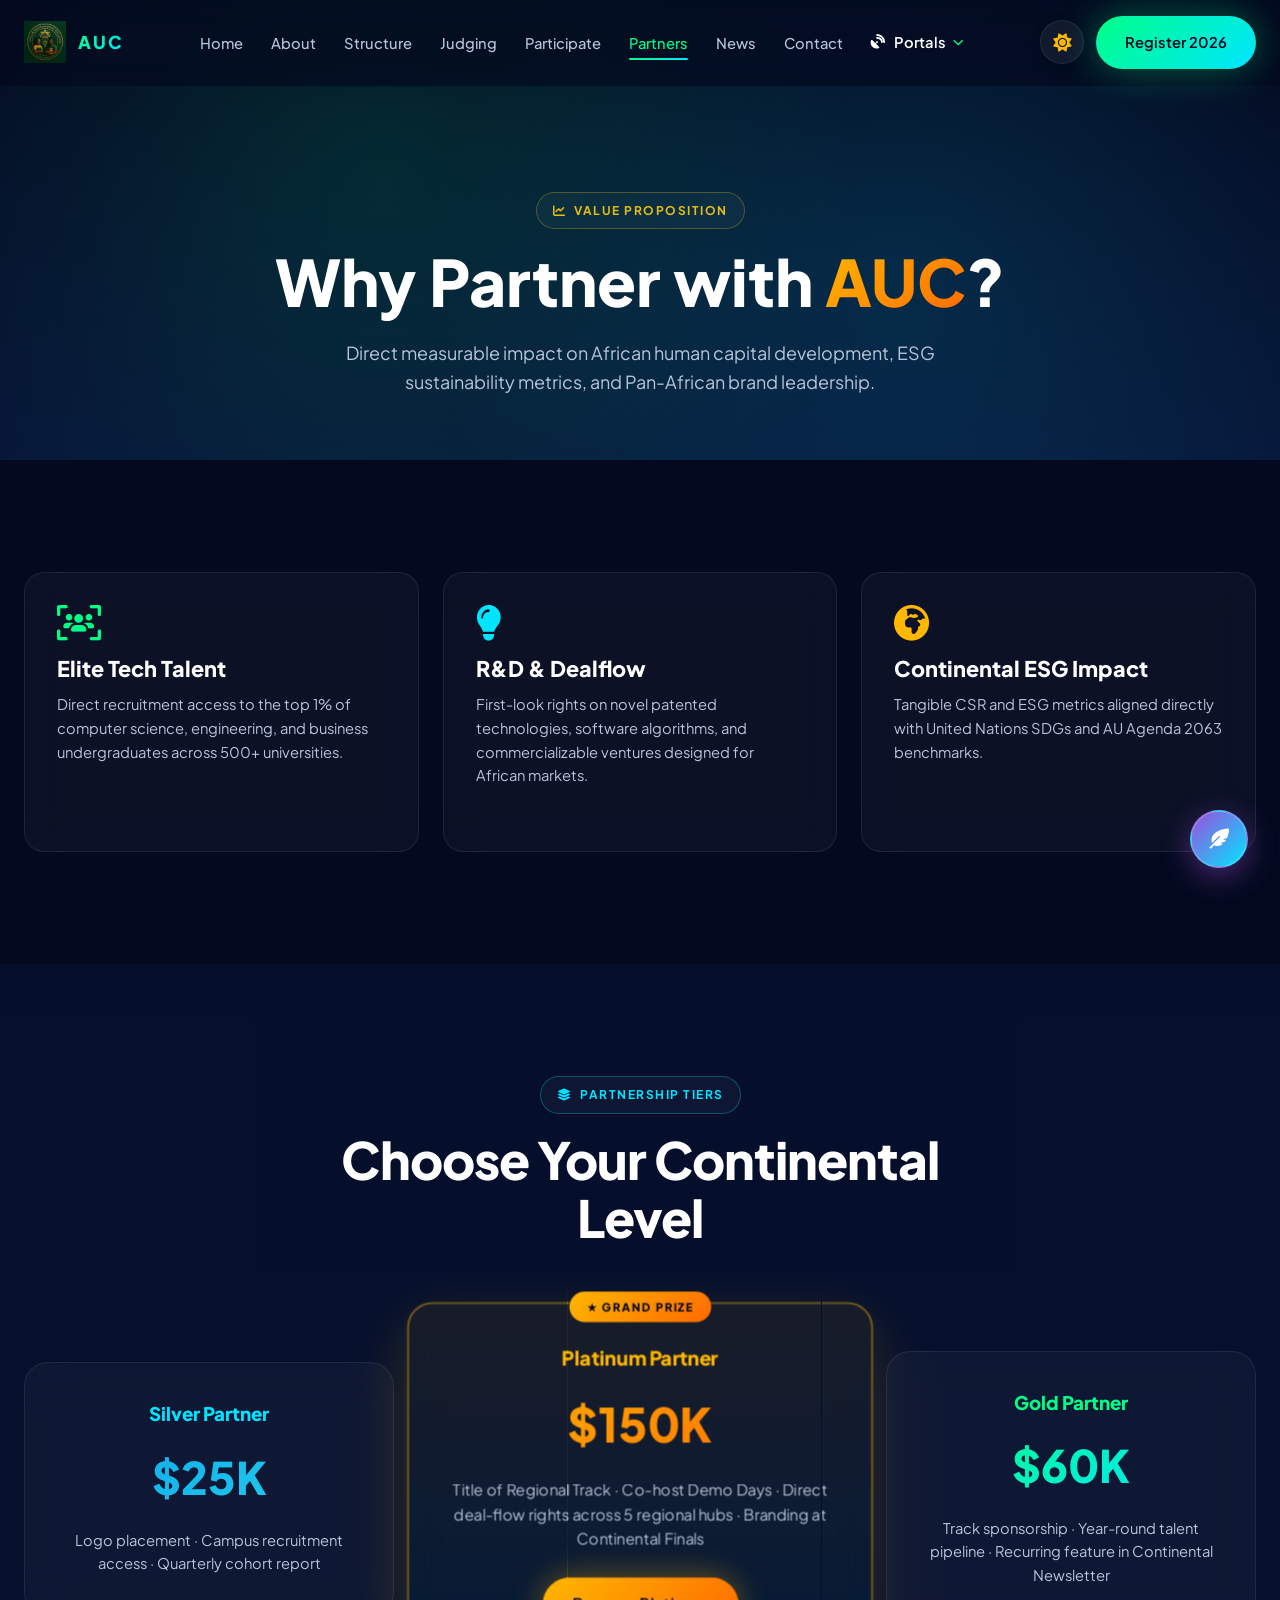
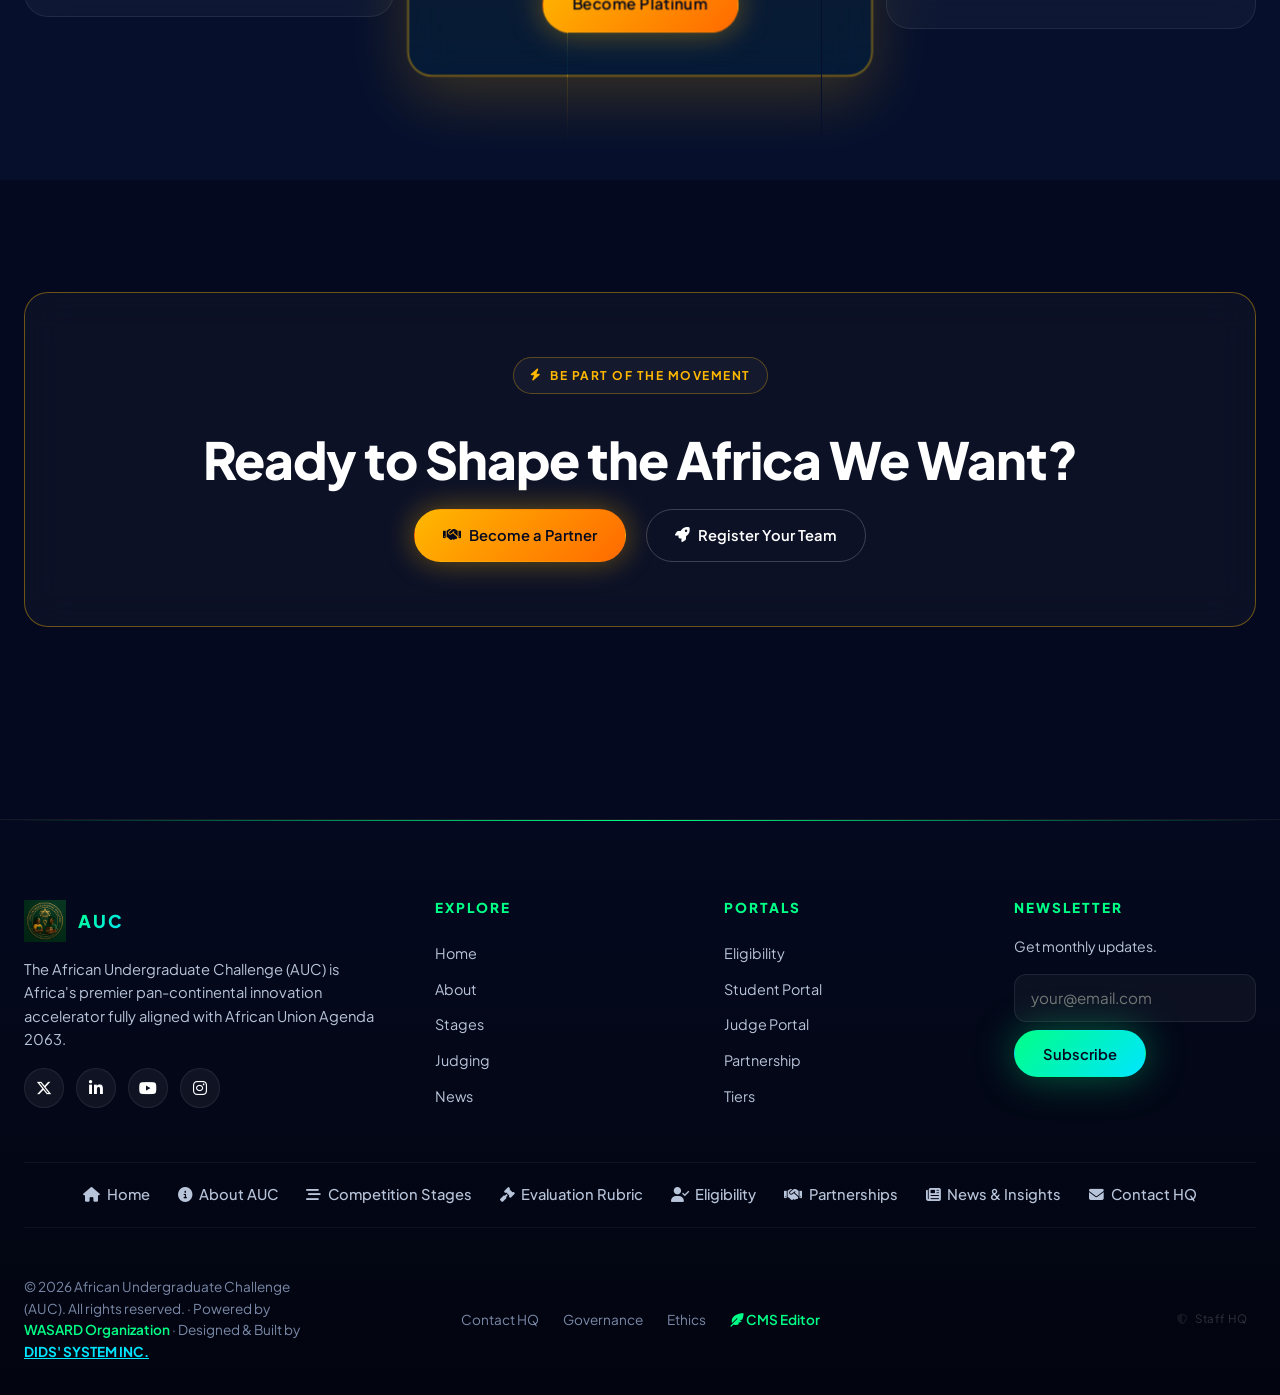
<file: sponsors.html>
<!DOCTYPE html>
<html lang="en">
<head>
<meta charset="UTF-8">
<meta name="viewport" content="width=device-width, initial-scale=1.0">
<title>Sponsor AUC 2026 — African Undergraduate Challenge</title>
<meta name="description" content="Partner with the African Undergraduate Challenge to engage 10,000+ top African student innovators across 54 countries.">
<link rel="preconnect" href="https://fonts.googleapis.com">
<link rel="preconnect" href="https://fonts.gstatic.com" crossorigin>
<link href="https://fonts.googleapis.com/css2?family=Plus+Jakarta+Sans:wght@500;600;700;800;900&family=Inter:wght@400;500;600;700&display=swap" rel="stylesheet">
<link rel="stylesheet" href="https://cdnjs.cloudflare.com/ajax/libs/font-awesome/6.5.1/css/all.min.css">
<link rel="stylesheet" href="style.css">
  <link rel="stylesheet" href="dropdown.css">
  <!-- AUC Official Favicons & App Icons -->
  <link rel="icon" type="image/png" sizes="32x32" href="assets/favicon.png">
  <link rel="icon" type="image/png" sizes="16x16" href="assets/favicon.png">
  <link rel="apple-touch-icon" sizes="180x180" href="assets/favicon.png">
  <link rel="shortcut icon" href="favicon.png">
</head>
<body>

<header>
  <div class="container nav">
    <a href="index.html" class="logo"><img src="assets/img/Logo.png" alt="AUC" onerror="this.style.display='none'"><span class="logo-text">AUC</span></a>
    <ul class="nav-menu" id="navMenu">
      <li><a href="index.html">Home</a></li>
      <li><a href="about.html">About</a></li>
      <li><a href="structure.html">Structure</a></li>
      <li><a href="judging.html">Judging</a></li>
      <li><a href="participate.html">Participate</a></li>
      <li><a href="sponsors.html" class="active">Partners</a></li>
      <li><a href="news.html">News</a></li>
      <li><a href="contact.html">Contact</a></li>
    <li class="nav-dropdown">
      <a href="javascript:void(0)" class="dropbtn" data-dropdown-trigger role="button" aria-haspopup="true" aria-expanded="false">
        <i class="fas fa-satellite-dish"></i> <span>Portals</span> <i class="fas fa-chevron-down chev"></i>
      </a>
      <div class="dropdown-content" role="menu" aria-label="AUC Portals">
        <div class="dropdown-header">
          <h5><i class="fas fa-shield-halved"></i> AUC Portals</h5>
          <small>3 secure systems + CMS</small>
        </div>
        <div class="dropdown-grid">
          <a href="portal-student.html" class="dropdown-item" role="menuitem">
            <div class="di-icon"><i class="fas fa-user-graduate"></i></div>
            <div class="di-body"><strong>Student Portal</strong><small>Team dashboard · submissions · live scoreboard</small></div>
            <i class="fas fa-chevron-right di-arrow"></i>
          </a>
          <a href="portal-judge.html" class="dropdown-item cyan" role="menuitem">
            <div class="di-icon"><i class="fas fa-gavel"></i></div>
            <div class="di-body"><strong>Judge Portal</strong><small>Review queue · weighted rubric · COI reports</small></div>
            <i class="fas fa-chevron-right di-arrow"></i>
          </a>
          <a href="portal-admin.html" class="dropdown-item gold" role="menuitem">
            <div class="di-icon"><i class="fas fa-shield-halved"></i></div>
            <div class="di-body"><strong>Admin HQ <span class="di-badge">STAFF</span></strong><small>Operations · partnership inbox · audit log</small></div>
            <i class="fas fa-chevron-right di-arrow"></i>
          </a>
          <a href="cms-editor.html" class="dropdown-item purple" role="menuitem">
            <div class="di-icon"><i class="fas fa-feather-alt"></i></div>
            <div class="di-body"><strong>CMS Editor <span class="di-badge purple">EDIT</span></strong><small>Inline edit pages · autosave · schedule publish</small></div>
            <i class="fas fa-chevron-right di-arrow"></i>
          </a>
          <a href="partnership.html" class="dropdown-item partner" role="menuitem">
            <div class="di-icon"><i class="fas fa-handshake"></i></div>
            <div class="di-body"><strong>Become a Partner</strong><small>Public inquiry form · Silver / Gold / Platinum</small></div>
            <i class="fas fa-arrow-right di-arrow"></i>
          </a>
        </div>
        <div class="dropdown-footer"><small><i class="fas fa-lock"></i> Session-encrypted · JWT auth</small></div>
      </div>
    </li>
    </ul>
    <button class="mobile-toggle" id="mobileToggle" aria-label="Open navigation menu" aria-expanded="false"><i class="fas fa-bars"></i></button>
    <div class="nav-cta">
      <button class="theme-toggle" id="themeToggle"></button>
      <a href="participate.html" class="btn btn-primary">Register 2026</a>
    </div>
  </div>
</header>

<section class="page-hero">
  <div class="container">
    <span class="eyebrow gold"><i class="fas fa-chart-line"></i> Value Proposition</span>
    <h1>Why Partner with <span class="text-gradient-gold">AUC</span>?</h1>
    <p class="lead">Direct measurable impact on African human capital development, ESG sustainability metrics, and Pan-African brand leadership.</p>
  </div>
</section>

<section class="section">
  <div class="container">
    <div class="tracks-grid">
      <div class="track-card reveal">
        <i class="fas fa-users-viewfinder" style="font-size:2.2rem;color:var(--neon-green);margin-bottom:1rem;"></i>
        <h3>Elite Tech Talent</h3>
        <p>Direct recruitment access to the top 1% of computer science, engineering, and business undergraduates across 500+ universities.</p>
      </div>
      <div class="track-card reveal">
        <i class="fas fa-lightbulb" style="font-size:2.2rem;color:var(--neon-cyan);margin-bottom:1rem;"></i>
        <h3>R&D & Dealflow</h3>
        <p>First-look rights on novel patented technologies, software algorithms, and commercializable ventures designed for African markets.</p>
      </div>
      <div class="track-card reveal">
        <i class="fas fa-earth-africa" style="font-size:2.2rem;color:var(--neon-gold);margin-bottom:1rem;"></i>
        <h3>Continental ESG Impact</h3>
        <p>Tangible CSR and ESG metrics aligned directly with United Nations SDGs and AU Agenda 2063 benchmarks.</p>
      </div>
    </div>
  </div>
</section>

<section class="section" style="background: rgba(7,23,58,0.5);">
  <div class="container">
    <div class="section-header reveal">
      <span class="eyebrow cyan"><i class="fas fa-layer-group"></i> Partnership Tiers</span>
      <h2 class="h-section">Choose Your Continental Level</h2>
    </div>
    <div class="prizes reveal">
      <div class="prize-card">
        <h3 style="color:var(--neon-cyan);">Silver Partner</h3>
        <div class="prize-amount" style="background:linear-gradient(135deg,#0EA5E9,#22D3EE); -webkit-background-clip:text; color:transparent;">$25K</div>
        <p style="font-size:.92rem;color:var(--text-soft);">Logo placement · Campus recruitment access · Quarterly cohort report</p>
      </div>
      <div class="prize-card featured">
        <h3 style="color:var(--neon-gold);">Platinum Partner</h3>
        <div class="prize-amount">$150K</div>
        <p style="font-size:.92rem;color:var(--text-soft);margin-bottom:1.5rem;">Title of Regional Track · Co-host Demo Days · Direct deal-flow rights across 5 regional hubs · Branding at Continental Finals</p>
        <a href="contact.html" class="btn btn-gold">Become Platinum</a>
      </div>
      <div class="prize-card">
        <h3 style="color:var(--neon-green);">Gold Partner</h3>
        <div class="prize-amount" style="background:linear-gradient(135deg,#00FF87,#00E5FF); -webkit-background-clip:text; color:transparent;">$60K</div>
        <p style="font-size:.92rem;color:var(--text-soft);">Track sponsorship · Year-round talent pipeline · Recurring feature in Continental Newsletter</p>
      </div>
    </div>
  </div>
</section>

<section class="section" style="text-align:center;">
  <div class="container">
    <div class="glass" style="text-align:center; padding:4rem 2rem; border-color:rgba(255,184,0,0.4);">
      <span class="eyebrow gold"><i class="fas fa-bolt"></i> Be Part of the Movement</span>
      <h2 class="h-section" style="margin:1.25rem 0 1.25rem;">Ready to Shape the Africa We Want?</h2>
      <div style="display:flex; gap:1.25rem; justify-content:center; flex-wrap:wrap;">
        <a href="contact.html" class="btn btn-gold"><i class="fas fa-handshake"></i> Become a Partner</a>
        <a href="participate.html" class="btn btn-outline"><i class="fas fa-rocket"></i> Register Your Team</a>
      </div>
    </div>
  </div>
</section>

<footer>
  <div class="container">
    <div class="footer-grid">
      <div>
        <a href="index.html" class="logo" style="margin-bottom:1rem; display:flex;"><img src="assets/img/Logo.png" alt="AUC" style="height:42px;" onerror="this.style.display='none'"><span class="logo-text">AUC</span></a>
        <p style="color:var(--text-soft); margin-top:1rem; font-size:.92rem;">The African Undergraduate Challenge (AUC) is Africa's premier pan-continental innovation accelerator fully aligned with African Union Agenda 2063.</p>
        <div class="social-row">
          <a href="#"><i class="fab fa-x-twitter"></i></a><a href="#"><i class="fab fa-linkedin-in"></i></a><a href="#"><i class="fab fa-youtube"></i></a><a href="#"><i class="fab fa-instagram"></i></a>
        </div>
      </div>
      <div class="footer-col"><h4>Explore</h4><a href="index.html">Home</a><a href="about.html">About</a><a href="structure.html">Stages</a><a href="judging.html">Judging</a><a href="news.html">News</a></div>
      <div class="footer-col"><h4>Portals</h4><a href="participate.html">Eligibility</a><a href="portal-student.html">Student Portal</a><a href="portal-judge.html">Judge Portal</a><a href="partnership.html">Partnership</a><a href="sponsors.html">Tiers</a></div>
      <div class="footer-col"><h4>Newsletter</h4><p style="font-size:.88rem;color:var(--text-soft);margin-bottom:1rem;">Get monthly updates.</p><form onsubmit="event.preventDefault();alert('Subscribed!');"><input type="email" required placeholder="your@email.com" class="form-control"><button class="btn btn-primary" style="margin-top:.5rem; justify-content:center;">Subscribe</button></form></div>
    </div>

    <!-- Centralized Quick Navigation Bar -->
    <div class="footer-nav-centered">
      <a href="index.html"><i class="fas fa-home"></i> Home</a>
      <a href="about.html"><i class="fas fa-info-circle"></i> About AUC</a>
      <a href="structure.html"><i class="fas fa-stream"></i> Competition Stages</a>
      <a href="judging.html"><i class="fas fa-gavel"></i> Evaluation Rubric</a>
      <a href="participate.html"><i class="fas fa-user-check"></i> Eligibility</a>
      <a href="partnership.html"><i class="fas fa-handshake"></i> Partnerships</a>
      <a href="news.html"><i class="fas fa-newspaper"></i> News &amp; Insights</a>
      <a href="contact.html"><i class="fas fa-envelope"></i> Contact HQ</a>
    </div>

    <div class="footer-bottom-centered">
      <div class="copy-left">
        © 2026 African Undergraduate Challenge (AUC). All rights reserved. · Powered by <a href="https://wasard.org" target="_blank" rel="noopener noreferrer" style="color:var(--neon-green);font-weight:600;">WASARD Organization</a> · Designed & Built by <a href="https://wa.me/2347016435125" target="_blank" rel="noopener noreferrer" style="color:var(--neon-cyan);font-weight:700;text-decoration:underline;">DIDS' SYSTEM INC.</a>
      </div>
      <div class="links-center">
        <a href="contact.html">Contact HQ</a>
        <a href="structure.html">Governance</a>
        <a href="judging.html">Ethics</a>
        <a href="cms-editor.html" style="color:var(--neon-green);font-weight:600;"><i class="fas fa-feather-alt"></i> CMS Editor</a>
      </div>
      <!-- Hidden Admin Link on the Right -->
      <div class="admin-right">
        <a href="portal-admin.html" class="footer-admin-link" title="Secretariat &amp; Staff Console" aria-label="Admin Access">
          <i class="fas fa-shield-halved"></i> <span>Staff HQ</span>
        </a>
      </div>
    </div>
  </div>
</footer>

<script src="main.js"></script>
  <script src="dropdown.js" defer></script>

<!-- Floating CMS Quick-Edit Button (Item 1) -->
<a href="cms-editor.html" class="cms-fab" title="Edit Page Content" aria-label="Open CMS Editor">
  <i class="fas fa-feather-alt"></i>
  <span class="cms-fab-tooltip">Edit Page Content</span>
</a>
</body>
</html>
</file>
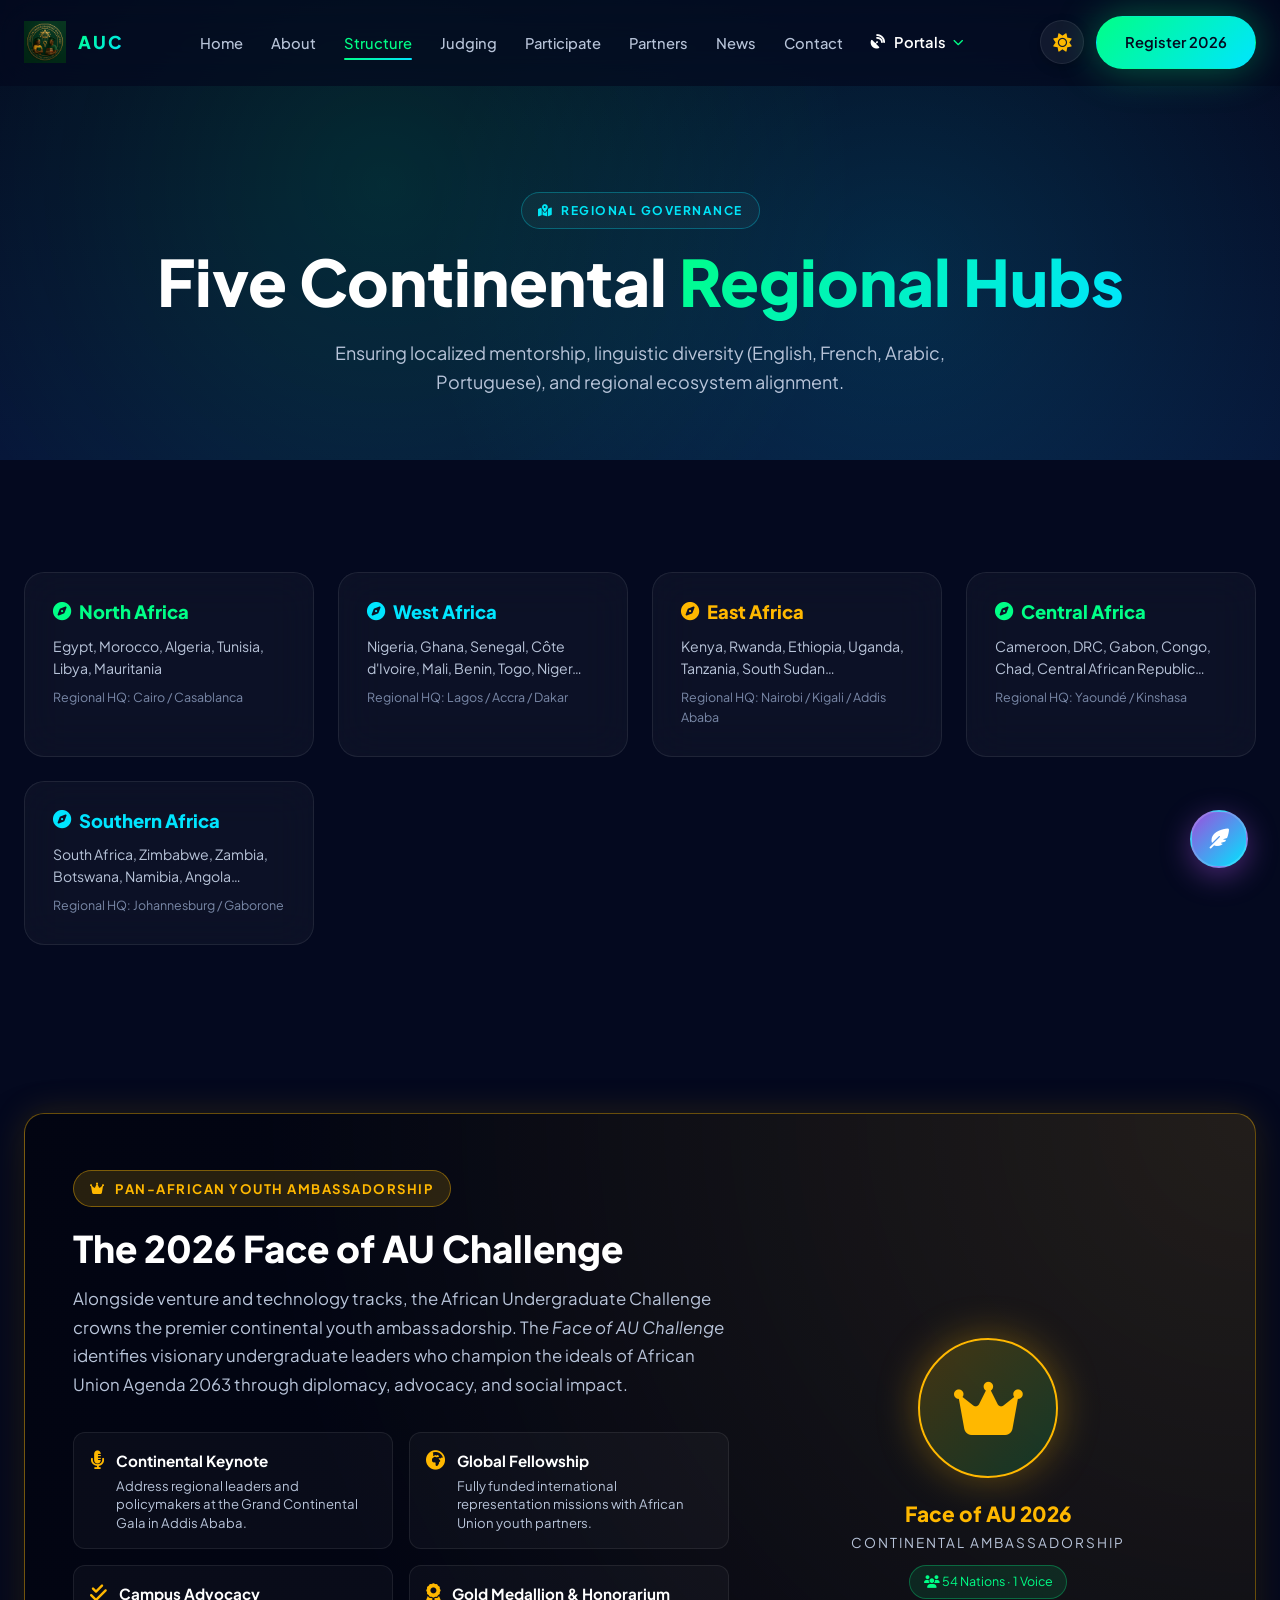
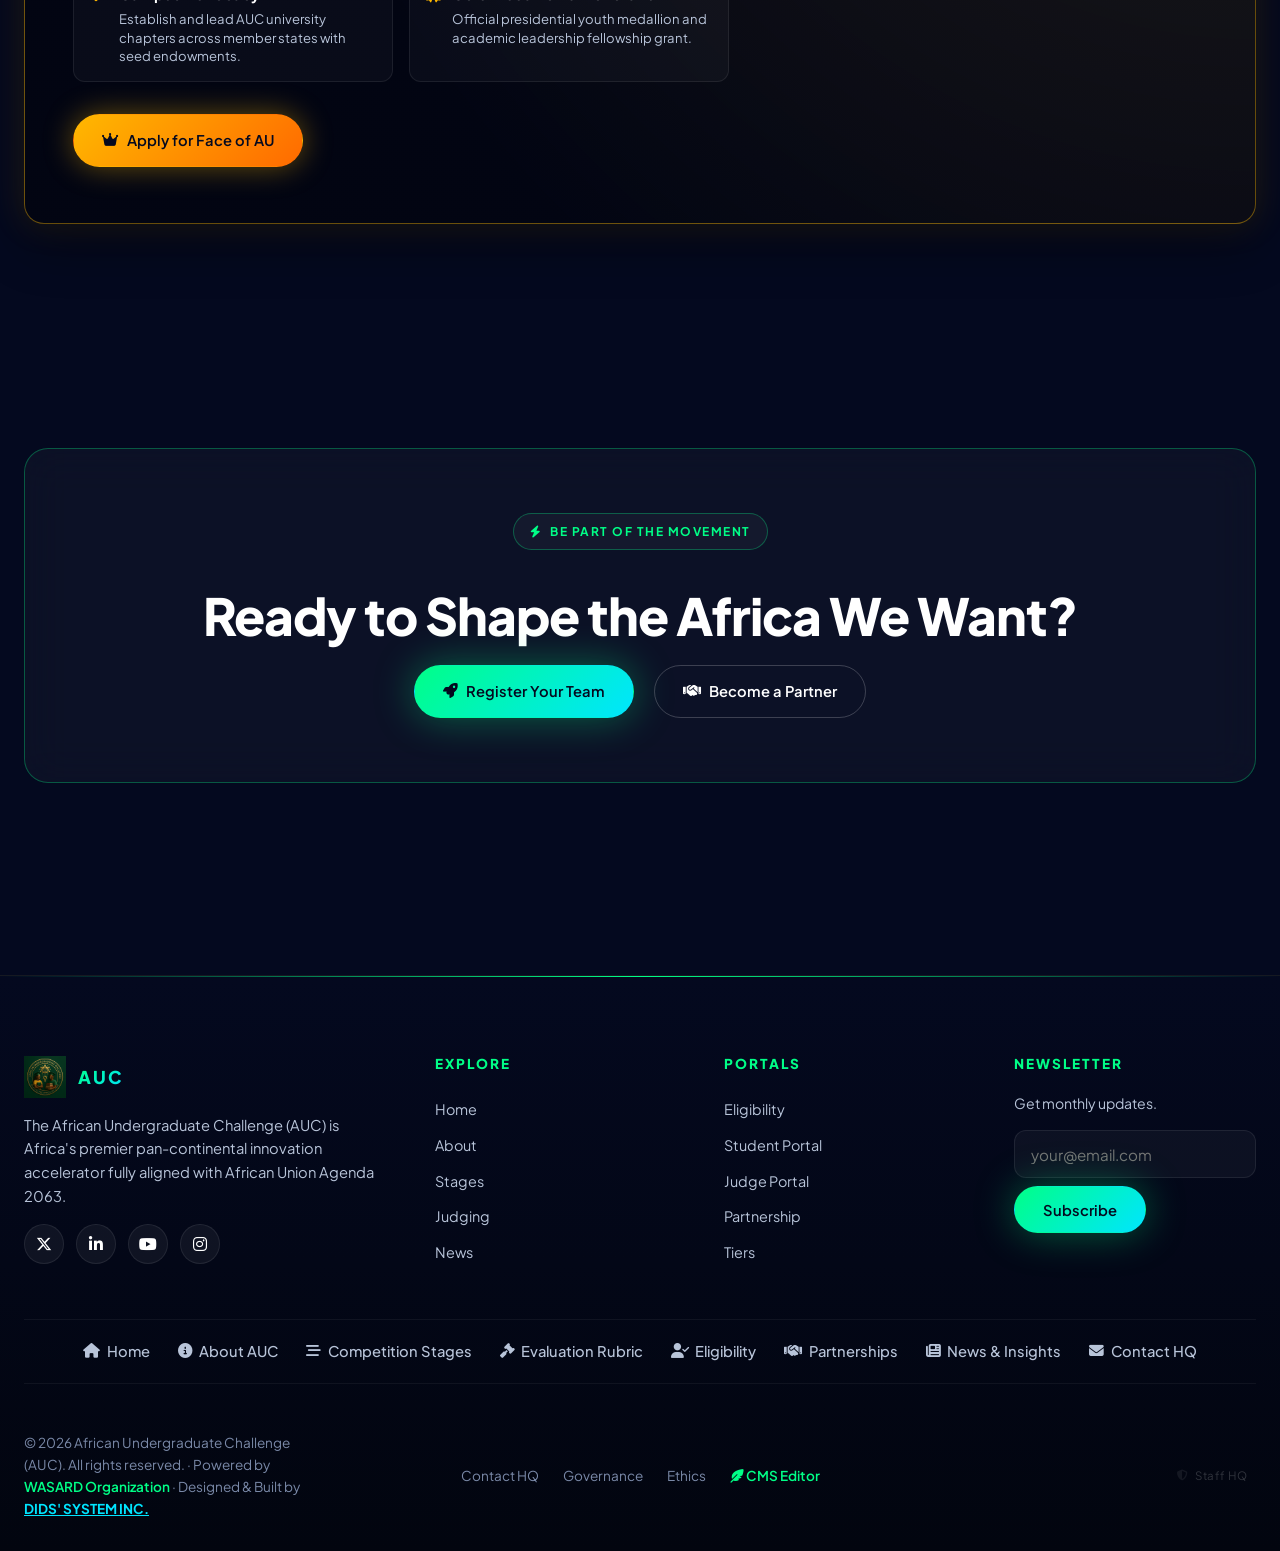
<file: structure.html>
<!DOCTYPE html>
<html lang="en">
<head>
<meta charset="UTF-8">
<meta name="viewport" content="width=device-width, initial-scale=1.0">
<title>AUC Competition Structure — African Undergraduate Challenge</title>
<meta name="description" content="Explore the four-tier continental competition architecture of the African Undergraduate Challenge from campus to continental finals.">
<link rel="preconnect" href="https://fonts.googleapis.com">
<link rel="preconnect" href="https://fonts.gstatic.com" crossorigin>
<link href="https://fonts.googleapis.com/css2?family=Plus+Jakarta+Sans:wght@500;600;700;800;900&family=Inter:wght@400;500;600;700&display=swap" rel="stylesheet">
<link rel="stylesheet" href="https://cdnjs.cloudflare.com/ajax/libs/font-awesome/6.5.1/css/all.min.css">
<link rel="stylesheet" href="style.css">
  <link rel="stylesheet" href="dropdown.css">
  <!-- AUC Official Favicons & App Icons -->
  <link rel="icon" type="image/png" sizes="32x32" href="assets/favicon.png">
  <link rel="icon" type="image/png" sizes="16x16" href="assets/favicon.png">
  <link rel="apple-touch-icon" sizes="180x180" href="assets/favicon.png">
  <link rel="shortcut icon" href="favicon.png">
</head>
<body>

<header>
  <div class="container nav">
    <a href="index.html" class="logo"><img src="assets/img/Logo.png" alt="AUC" onerror="this.style.display='none'"><span class="logo-text">AUC</span></a>
    <ul class="nav-menu" id="navMenu">
      <li><a href="index.html">Home</a></li>
      <li><a href="about.html">About</a></li>
      <li><a href="structure.html" class="active">Structure</a></li>
      <li><a href="judging.html">Judging</a></li>
      <li><a href="participate.html">Participate</a></li>
      <li><a href="sponsors.html">Partners</a></li>
      <li><a href="news.html">News</a></li>
      <li><a href="contact.html">Contact</a></li>
    <li class="nav-dropdown">
      <a href="javascript:void(0)" class="dropbtn" data-dropdown-trigger role="button" aria-haspopup="true" aria-expanded="false">
        <i class="fas fa-satellite-dish"></i> <span>Portals</span> <i class="fas fa-chevron-down chev"></i>
      </a>
      <div class="dropdown-content" role="menu" aria-label="AUC Portals">
        <div class="dropdown-header">
          <h5><i class="fas fa-shield-halved"></i> AUC Portals</h5>
          <small>3 secure systems + CMS</small>
        </div>
        <div class="dropdown-grid">
          <a href="portal-student.html" class="dropdown-item" role="menuitem">
            <div class="di-icon"><i class="fas fa-user-graduate"></i></div>
            <div class="di-body"><strong>Student Portal</strong><small>Team dashboard · submissions · live scoreboard</small></div>
            <i class="fas fa-chevron-right di-arrow"></i>
          </a>
          <a href="portal-judge.html" class="dropdown-item cyan" role="menuitem">
            <div class="di-icon"><i class="fas fa-gavel"></i></div>
            <div class="di-body"><strong>Judge Portal</strong><small>Review queue · weighted rubric · COI reports</small></div>
            <i class="fas fa-chevron-right di-arrow"></i>
          </a>
          <a href="portal-admin.html" class="dropdown-item gold" role="menuitem">
            <div class="di-icon"><i class="fas fa-shield-halved"></i></div>
            <div class="di-body"><strong>Admin HQ <span class="di-badge">STAFF</span></strong><small>Operations · partnership inbox · audit log</small></div>
            <i class="fas fa-chevron-right di-arrow"></i>
          </a>
          <a href="cms-editor.html" class="dropdown-item purple" role="menuitem">
            <div class="di-icon"><i class="fas fa-feather-alt"></i></div>
            <div class="di-body"><strong>CMS Editor <span class="di-badge purple">EDIT</span></strong><small>Inline edit pages · autosave · schedule publish</small></div>
            <i class="fas fa-chevron-right di-arrow"></i>
          </a>
          <a href="partnership.html" class="dropdown-item partner" role="menuitem">
            <div class="di-icon"><i class="fas fa-handshake"></i></div>
            <div class="di-body"><strong>Become a Partner</strong><small>Public inquiry form · Silver / Gold / Platinum</small></div>
            <i class="fas fa-arrow-right di-arrow"></i>
          </a>
        </div>
        <div class="dropdown-footer"><small><i class="fas fa-lock"></i> Session-encrypted · JWT auth</small></div>
      </div>
    </li>
    </ul>
    <button class="mobile-toggle" id="mobileToggle" aria-label="Open navigation menu" aria-expanded="false"><i class="fas fa-bars"></i></button>
    <div class="nav-cta">
      <button class="theme-toggle" id="themeToggle"></button>
      <a href="participate.html" class="btn btn-primary">Register 2026</a>
    </div>
  </div>
</header>

<section class="page-hero">
  <div class="container">
    <span class="eyebrow cyan"><i class="fas fa-map-marked-alt"></i> Regional Governance</span>
    <h1>Five Continental <span class="text-gradient">Regional Hubs</span></h1>
    <p class="lead">Ensuring localized mentorship, linguistic diversity (English, French, Arabic, Portuguese), and regional ecosystem alignment.</p>
  </div>
</section>

<section class="section">
  <div class="container">
    <div class="region-grid">
      <div class="region-card reveal">
        <h4 style="color:var(--neon-green);"><i class="fas fa-compass"></i> North Africa</h4>
        <p class="countries">Egypt, Morocco, Algeria, Tunisia, Libya, Mauritania</p>
        <div class="hq">Regional HQ: Cairo / Casablanca</div>
      </div>
      <div class="region-card reveal">
        <h4 style="color:var(--neon-cyan);"><i class="fas fa-compass"></i> West Africa</h4>
        <p class="countries">Nigeria, Ghana, Senegal, Côte d'Ivoire, Mali, Benin, Togo, Niger…</p>
        <div class="hq">Regional HQ: Lagos / Accra / Dakar</div>
      </div>
      <div class="region-card reveal">
        <h4 style="color:var(--neon-gold);"><i class="fas fa-compass"></i> East Africa</h4>
        <p class="countries">Kenya, Rwanda, Ethiopia, Uganda, Tanzania, South Sudan…</p>
        <div class="hq">Regional HQ: Nairobi / Kigali / Addis Ababa</div>
      </div>
      <div class="region-card reveal">
        <h4 style="color:#00FF87;"><i class="fas fa-compass"></i> Central Africa</h4>
        <p class="countries">Cameroon, DRC, Gabon, Congo, Chad, Central African Republic…</p>
        <div class="hq">Regional HQ: Yaoundé / Kinshasa</div>
      </div>
      <div class="region-card reveal">
        <h4 style="color:#00E5FF;"><i class="fas fa-compass"></i> Southern Africa</h4>
        <p class="countries">South Africa, Zimbabwe, Zambia, Botswana, Namibia, Angola…</p>
        <div class="hq">Regional HQ: Johannesburg / Gaborone</div>
      </div>
    </div>
  </div>
</section>

<!-- THE 2026 FACE OF AU CHALLENGE (ITEM 4) -->
<section class="section" style="padding-top:0;">
  <div class="container">
    <div class="face-of-au-wrap reveal">
      <div class="face-of-au-card">
        <div>
          <div class="foa-badge"><i class="fas fa-crown"></i> Pan-African Youth Ambassadorship</div>
          <h3 style="font-size: clamp(1.8rem, 3vw, 2.3rem); margin-bottom: 1rem;">The 2026 Face of AU Challenge</h3>
          <p style="color:var(--text-soft); font-size: 1.05rem; line-height: 1.7; margin-bottom: 1.5rem;">
            Alongside venture and technology tracks, the African Undergraduate Challenge crowns the premier continental youth ambassadorship. The <em>Face of AU Challenge</em> identifies visionary undergraduate leaders who champion the ideals of African Union Agenda 2063 through diplomacy, advocacy, and social impact.
          </p>
          <div class="foa-perks">
            <div class="foa-perk">
              <i class="fas fa-microphone-lines"></i>
              <div>
                <strong>Continental Keynote</strong>
                <p>Address regional leaders and policymakers at the Grand Continental Gala in Addis Ababa.</p>
              </div>
            </div>
            <div class="foa-perk">
              <i class="fas fa-globe-africa"></i>
              <div>
                <strong>Global Fellowship</strong>
                <p>Fully funded international representation missions with African Union youth partners.</p>
              </div>
            </div>
            <div class="foa-perk">
              <i class="fas fa-check-double"></i>
              <div>
                <strong>Campus Advocacy</strong>
                <p>Establish and lead AUC university chapters across member states with seed endowments.</p>
              </div>
            </div>
            <div class="foa-perk">
              <i class="fas fa-award"></i>
              <div>
                <strong>Gold Medallion & Honorarium</strong>
                <p>Official presidential youth medallion and academic leadership fellowship grant.</p>
              </div>
            </div>
          </div>
          <div style="margin-top:2rem;">
            <a href="participate.html" class="btn btn-gold"><i class="fas fa-crown"></i> Apply for Face of AU</a>
          </div>
        </div>
        <div class="foa-visual">
          <div class="foa-emblem">
            <i class="fas fa-crown"></i>
          </div>
          <h4 style="font-size:1.3rem; margin-bottom:.35rem; color:var(--neon-gold);">Face of AU 2026</h4>
          <p style="font-size:.85rem; color:var(--text-soft); text-transform:uppercase; letter-spacing:2px;">Continental Ambassadorship</p>
          <span style="font-size:.78rem; padding:.35rem .85rem; border-radius:999px; background:rgba(0,255,135,0.1); border:1px solid rgba(0,255,135,0.3); color:var(--neon-green); margin-top:.75rem; display:inline-block;">
            <i class="fas fa-users"></i> 54 Nations · 1 Voice
          </span>
        </div>
      </div>
    </div>
  </div>
</section>

<section class="section" style="text-align:center;">
  <div class="container">
    <div class="glass reveal" style="text-align:center; padding:4rem 2rem; border-color:rgba(0,255,135,0.3);">
      <span class="eyebrow"><i class="fas fa-bolt"></i> Be Part of the Movement</span>
      <h2 class="h-section" style="margin:1.25rem 0 1.25rem;">Ready to Shape the Africa We Want?</h2>
      <div style="display:flex; gap:1.25rem; justify-content:center; flex-wrap:wrap;">
        <a href="participate.html" class="btn btn-primary"><i class="fas fa-rocket"></i> Register Your Team</a>
        <a href="sponsors.html" class="btn btn-outline"><i class="fas fa-handshake"></i> Become a Partner</a>
      </div>
    </div>
  </div>
</section>

<footer>
  <div class="container">
    <div class="footer-grid">
      <div>
        <a href="index.html" class="logo" style="margin-bottom:1rem; display:flex;"><img src="assets/img/Logo.png" alt="AUC" style="height:42px;" onerror="this.style.display='none'"><span class="logo-text">AUC</span></a>
        <p style="color:var(--text-soft); margin-top:1rem; font-size:.92rem;">The African Undergraduate Challenge (AUC) is Africa's premier pan-continental innovation accelerator fully aligned with African Union Agenda 2063.</p>
        <div class="social-row">
          <a href="#"><i class="fab fa-x-twitter"></i></a><a href="#"><i class="fab fa-linkedin-in"></i></a><a href="#"><i class="fab fa-youtube"></i></a><a href="#"><i class="fab fa-instagram"></i></a>
        </div>
      </div>
      <div class="footer-col"><h4>Explore</h4><a href="index.html">Home</a><a href="about.html">About</a><a href="structure.html">Stages</a><a href="judging.html">Judging</a><a href="news.html">News</a></div>
      <div class="footer-col"><h4>Portals</h4><a href="participate.html">Eligibility</a><a href="portal-student.html">Student Portal</a><a href="portal-judge.html">Judge Portal</a><a href="partnership.html">Partnership</a><a href="sponsors.html">Tiers</a></div>
      <div class="footer-col"><h4>Newsletter</h4><p style="font-size:.88rem;color:var(--text-soft);margin-bottom:1rem;">Get monthly updates.</p><form onsubmit="event.preventDefault();alert('Subscribed!');"><input type="email" required placeholder="your@email.com" class="form-control"><button class="btn btn-primary" style="margin-top:.5rem; justify-content:center;">Subscribe</button></form></div>
    </div>

    <!-- Centralized Quick Navigation Bar -->
    <div class="footer-nav-centered">
      <a href="index.html"><i class="fas fa-home"></i> Home</a>
      <a href="about.html"><i class="fas fa-info-circle"></i> About AUC</a>
      <a href="structure.html"><i class="fas fa-stream"></i> Competition Stages</a>
      <a href="judging.html"><i class="fas fa-gavel"></i> Evaluation Rubric</a>
      <a href="participate.html"><i class="fas fa-user-check"></i> Eligibility</a>
      <a href="partnership.html"><i class="fas fa-handshake"></i> Partnerships</a>
      <a href="news.html"><i class="fas fa-newspaper"></i> News &amp; Insights</a>
      <a href="contact.html"><i class="fas fa-envelope"></i> Contact HQ</a>
    </div>

    <div class="footer-bottom-centered">
      <div class="copy-left">
        © 2026 African Undergraduate Challenge (AUC). All rights reserved. · Powered by <a href="https://wasard.org" target="_blank" rel="noopener noreferrer" style="color:var(--neon-green);font-weight:600;">WASARD Organization</a> · Designed & Built by <a href="https://wa.me/2347016435125" target="_blank" rel="noopener noreferrer" style="color:var(--neon-cyan);font-weight:700;text-decoration:underline;">DIDS' SYSTEM INC.</a>
      </div>
      <div class="links-center">
        <a href="contact.html">Contact HQ</a>
        <a href="structure.html">Governance</a>
        <a href="judging.html">Ethics</a>
        <a href="cms-editor.html" style="color:var(--neon-green);font-weight:600;"><i class="fas fa-feather-alt"></i> CMS Editor</a>
      </div>
      <!-- Hidden Admin Link on the Right -->
      <div class="admin-right">
        <a href="portal-admin.html" class="footer-admin-link" title="Secretariat &amp; Staff Console" aria-label="Admin Access">
          <i class="fas fa-shield-halved"></i> <span>Staff HQ</span>
        </a>
      </div>
    </div>
  </div>
</footer>

<script src="main.js"></script>
  <script src="dropdown.js" defer></script>

<!-- Floating CMS Quick-Edit Button (Item 1) -->
<a href="cms-editor.html" class="cms-fab" title="Edit Page Content" aria-label="Open CMS Editor">
  <i class="fas fa-feather-alt"></i>
  <span class="cms-fab-tooltip">Edit Page Content</span>
</a>
</body>
</html>
</file>
<file: style.css>
/* AUC - Award-Winning Pan-African Innovation Website */
/* Design Tokens */
:root {
  --obsidian: #04091F;
  --navy-deep: #07173a;
  --navy-mid: #0c1f50;
  --neon-green: #00ff87;
  --neon-cyan: #00e5ff;
  --neon-gold: #ffb800;
  --africa-red: #ff3b30;
  --africa-purple: #9d4edd;
  --glass-bg: rgba(255, 255, 255, 0.035);
  --glass-border: rgba(255, 255, 255, 0.08);
  --text-main: #ffffff;
  --text-soft: #b8c4d9;
  --text-mute: #7a89a8;
  --grad-primary: linear-gradient(135deg, #00ff87 0%, #00e5ff 100%);
  --grad-gold: linear-gradient(135deg, #ffb800 0%, #ff6a00 100%);
  --grad-hero: linear-gradient(135deg, #04091F 0%, #0c1f50 50%, #1a0f4d 100%);
  --shadow-neon: 0 0 40px rgba(0, 255, 135, 0.35);
  --shadow-cyan: 0 0 40px rgba(0, 229, 255, 0.35);
  --transition: all .4s cubic-bezier(.16, 1, .3, 1);
}

* { margin: 0; padding: 0; box-sizing: border-box; }
html { scroll-behavior: smooth; }
body {
  font-family: 'Plus Jakarta Sans', 'Inter', system-ui, sans-serif;
  background: var(--obsidian);
  color: var(--text-main);
  line-height: 1.6;
  overflow-x: hidden;
  -webkit-font-smoothing: antialiased;
}
img { max-width: 100%; display: block; }
a { color: inherit; text-decoration: none; transition: var(--transition); }
button { font-family: inherit; cursor: pointer; border: none; background: none; color: inherit; }
.container { max-width: 1280px; margin: 0 auto; padding: 0 1.5rem; }
.section { padding: 7rem 0; position: relative; }
.section-header { text-align: center; max-width: 720px; margin: 0 auto 4rem; }
.eyebrow {
  display: inline-flex; align-items: center; gap: .5rem;
  background: var(--glass-bg); border: 1px solid rgba(0,255,135,0.3);
  padding: .5rem 1rem; border-radius: 999px; font-size: .75rem;
  font-weight: 700; letter-spacing: 1.5px; text-transform: uppercase;
  color: var(--neon-green); margin-bottom: 1rem;
}
.eyebrow.cyan { color: var(--neon-cyan); border-color: rgba(0,229,255,0.3); }
.eyebrow.gold { color: var(--neon-gold); border-color: rgba(255,184,0,0.3); }
h1, h2, h3, h4 { font-family: 'Plus Jakarta Sans', sans-serif; font-weight: 800; line-height: 1.15; }
.h-display { font-size: clamp(2.5rem, 6vw, 5rem); letter-spacing: -0.03em; }
.h-section { font-size: clamp(2rem, 4vw, 3.25rem); letter-spacing: -0.02em; }
.text-gradient { background: var(--grad-primary); -webkit-background-clip: text; background-clip: text; color: transparent; }
.text-gradient-gold { background: var(--grad-gold); -webkit-background-clip: text; background-clip: text; color: transparent; }
.lead { font-size: 1.125rem; color: var(--text-soft); max-width: 660px; margin: 0 auto; }

/* Header */
header {
  position: fixed; top: 0; left: 0; right: 0; z-index: 100;
  padding: 1rem 0; transition: var(--transition);
  background: rgba(4, 9, 31, 0.7);
  backdrop-filter: blur(20px);
  border-bottom: 1px solid transparent;
}
header.scrolled {
  background: rgba(4, 9, 31, 0.95);
  border-bottom-color: rgba(0,255,135,0.2);
  box-shadow: 0 10px 40px rgba(0,0,0,0.4);
}
.nav { display: flex; align-items: center; justify-content: space-between; }
.logo { display: flex; align-items: center; gap: .75rem; font-weight: 800; font-size: 1.25rem; }
.logo img { height: 42px; width: auto; }
.logo-text {
  font-family: 'Plus Jakarta Sans'; letter-spacing: 2px; font-size: 1.1rem;
  background: var(--grad-primary); -webkit-background-clip: text; color: transparent;
}
.nav-menu { display: flex; align-items: center; gap: 1.75rem; list-style: none; }
.nav-menu a {
  font-weight: 500; font-size: .92rem; color: var(--text-soft);
  position: relative; padding: .5rem 0;
}
.nav-menu a:hover, .nav-menu a.active { color: var(--neon-green); }
.nav-menu a.active::after {
  content: ''; position: absolute; bottom: 0; left: 0; right: 0; height: 2px;
  background: var(--grad-primary); border-radius: 2px;
}
.nav-cta { display: flex; align-items: center; gap: .75rem; }
/* Theme toggle styled in section 12 */

/* ═══════════════════════════════════════════════════════════════
   LIGHT MODE (Item 12 — Full Theme Toggle)
   ═══════════════════════════════════════════════════════════════ */
body.light {
  --obsidian: #f0f4ff;
  --navy-deep: #e8effe;
  --navy-mid: #dce6fd;
  --glass-bg: rgba(255,255,255,0.7);
  --glass-border: rgba(0,0,0,0.08);
  --text-main: #0f172a;
  --text-soft: #334155;
  --text-mute: #64748b;
  background: #f0f4ff;
  color: #0f172a;
}
body.light header {
  background: rgba(240,244,255,0.9);
  border-bottom-color: rgba(0,100,200,0.12);
}
body.light header.scrolled {
  background: rgba(240,244,255,0.98);
  box-shadow: 0 4px 30px rgba(0,0,0,0.08);
}
body.light .nav-menu a { color: #334155; }
body.light .nav-menu a:hover,
body.light .nav-menu a.active { color: #0070f3; }
body.light .hero {
  background: linear-gradient(135deg, #e8effe 0%, #dce6fd 50%, #ede9fe 100%);
}
body.light .hero-grid { opacity: 0.08; }
body.light .hero-orbits { opacity: 0.15; }
body.light .glass,
body.light .stat-card,
body.light .track-card,
body.light .team {
  background: rgba(255,255,255,0.85);
  border-color: rgba(0,0,0,0.08);
  box-shadow: 0 2px 20px rgba(0,0,0,0.06);
}
body.light .glass:hover,
body.light .stat-card:hover,
body.light .track-card:hover,
body.light .team:hover {
  border-color: rgba(0,112,243,0.3);
  box-shadow: 0 8px 30px rgba(0,112,243,0.1);
}
body.light .marquee {
  background: linear-gradient(90deg, transparent, rgba(0,112,243,0.04), transparent);
  border-color: rgba(0,0,0,0.06);
}
body.light .countdown-cell {
  background: rgba(255,255,255,0.85);
  border-color: rgba(0,0,0,0.08);
}
body.light footer {
  background: #1e293b;
  color: #cbd5e1;
}
body.light .theme-toggle {
  background: rgba(0,0,0,0.07);
  border-color: rgba(0,0,0,0.1);
}
body.light .mobile-toggle {
  background: rgba(0,0,0,0.05);
  border-color: rgba(0,0,0,0.1);
  color: #334155;
}
body.light .btn-outline {
  border-color: rgba(0,0,0,0.15);
  color: #334155;
}
body.light .btn-ghost {
  background: rgba(0,0,0,0.05);
  color: #334155;
}


.btn {
  display: inline-flex; align-items: center; gap: .5rem;
  padding: .85rem 1.75rem; border-radius: 999px; font-weight: 600;
  font-size: .92rem; transition: var(--transition); cursor: pointer;
  position: relative; overflow: hidden; border: 1px solid transparent;
}
.btn-primary {
  background: var(--grad-primary); color: var(--obsidian);
  box-shadow: var(--shadow-neon);
}
.btn-primary:hover {
  transform: translateY(-2px); box-shadow: 0 20px 50px rgba(0,255,135,0.4);
}
.btn-outline {
  background: transparent; color: var(--text-main);
  border-color: rgba(255,255,255,0.2);
}
.btn-outline:hover {
  border-color: var(--neon-green); color: var(--neon-green);
}
.btn-gold {
  background: var(--grad-gold); color: var(--obsidian);
  box-shadow: 0 0 30px rgba(255,184,0,0.4);
}
.btn-ghost {
  background: rgba(255,255,255,0.05); color: var(--text-main);
  border-color: var(--glass-border);
}

/* HERO - Award-Winning Animated */
.hero {
  position: relative; min-height: 100vh;
  background: var(--grad-hero);
  display: flex; align-items: center; justify-content: center;
  padding: 8rem 0 4rem; overflow: hidden;
}
.hero-bg {
  position: absolute; inset: 0; pointer-events: none;
}
.hero-canvas {
  position: absolute; inset: 0; width: 100%; height: 100%;
  pointer-events: none; z-index: 1;
}
.hero-gradient-mesh {
  position: absolute; inset: 0; opacity: 0.6;
  background: 
    radial-gradient(at 20% 30%, rgba(0, 255, 135, 0.25) 0px, transparent 50%),
    radial-gradient(at 80% 20%, rgba(0, 229, 255, 0.3) 0px, transparent 50%),
    radial-gradient(at 60% 80%, rgba(157, 78, 221, 0.3) 0px, transparent 50%),
    radial-gradient(at 30% 90%, rgba(255, 184, 0, 0.2) 0px, transparent 50%);
  animation: meshShift 15s ease-in-out infinite;
}
@keyframes meshShift {
  0%, 100% { transform: scale(1) rotate(0deg); }
  50% { transform: scale(1.1) rotate(5deg); }
}
.hero-stars { position: absolute; inset: 0; pointer-events: none; }
.stars-layer {
  position: absolute; inset: 0;
  background-image: 
    radial-gradient(2px 2px at 20px 30px, white, transparent),
    radial-gradient(1px 1px at 40px 70px, white, transparent),
    radial-gradient(1px 1px at 90px 40px, white, transparent),
    radial-gradient(2px 2px at 130px 80px, white, transparent),
    radial-gradient(1px 1px at 160px 30px, white, transparent);
  background-size: 200px 200px;
  background-repeat: repeat;
  animation: starsFall 80s linear infinite;
  opacity: 0.6;
}
.stars-layer.layer-2 { animation-duration: 120s; opacity: 0.4; background-size: 300px 300px; }
.stars-layer.layer-3 { animation-duration: 200s; opacity: 0.2; background-size: 400px 400px; }
@keyframes starsFall {
  from { transform: translateY(0); }
  to { transform: translateY(200px); }
}
.hero-orbits {
  position: absolute; left: 50%; top: 50%;
  transform: translate(-50%, -50%);
  width: 800px; height: 800px;
  pointer-events: none; opacity: 0.35;
}
.orbit {
  position: absolute; inset: 0;
  border: 1px solid rgba(0,229,255,0.25);
  border-radius: 50%;
  animation: orbitRotate 30s linear infinite;
}
.orbit::before {
  content: ''; position: absolute; top: -8px; left: 50%;
  width: 16px; height: 16px; border-radius: 50%;
  background: var(--neon-cyan); box-shadow: 0 0 20px var(--neon-cyan);
  transform: translateX(-50%);
}
.orbit:nth-child(2) { inset: 60px; border-color: rgba(0,255,135,0.2); animation-duration: 50s; animation-direction: reverse; }
.orbit:nth-child(2)::before { background: var(--neon-green); box-shadow: 0 0 20px var(--neon-green); }
.orbit:nth-child(3) { inset: 120px; border-color: rgba(255,184,0,0.15); animation-duration: 80s; }
.orbit:nth-child(3)::before { background: var(--neon-gold); box-shadow: 0 0 20px var(--neon-gold); }
.orbit:nth-child(4) { inset: 180px; border-color: rgba(157,78,221,0.2); animation-duration: 100s; animation-direction: reverse; }
.orbit:nth-child(4)::before { background: var(--africa-purple); box-shadow: 0 0 20px var(--africa-purple); }
@keyframes orbitRotate {
  from { transform: rotate(0deg); }
  to { transform: rotate(360deg); }
}
.hero-grid {
  position: absolute; inset: 0; opacity: 0.15; pointer-events: none;
  background-image: 
    linear-gradient(rgba(0,229,255,0.3) 1px, transparent 1px),
    linear-gradient(90deg, rgba(0,229,255,0.3) 1px, transparent 1px);
  background-size: 60px 60px;
  mask-image: radial-gradient(circle at center, black 30%, transparent 70%);
  -webkit-mask-image: radial-gradient(circle at center, black 30%, transparent 70%);
}
.hero-content {
  position: relative; z-index: 5; max-width: 1100px; margin: 0 auto;
  text-align: center; padding: 0 1.5rem;
}
.hero-badge-row {
  display: flex; flex-wrap: wrap; gap: .75rem; justify-content: center;
  margin-bottom: 2rem;
}
.hero-badge {
  display: inline-flex; align-items: center; gap: .5rem;
  background: rgba(0, 255, 135, 0.08);
  border: 1px solid rgba(0,255,135,0.3);
  padding: .5rem 1.1rem; border-radius: 999px;
  font-size: .82rem; color: var(--neon-green);
  backdrop-filter: blur(8px);
  animation: badgeFloat 4s ease-in-out infinite;
}
.hero-badge.cyan { color: var(--neon-cyan); border-color: rgba(0,229,255,0.3); background: rgba(0,229,255,0.08); animation-delay: 1s; }
.hero-badge.gold { color: var(--neon-gold); border-color: rgba(255,184,0,0.3); background: rgba(255,184,0,0.08); animation-delay: 2s; }
.hero-badge .pulse {
  width: 8px; height: 8px; border-radius: 50%;
  background: var(--neon-green); box-shadow: 0 0 12px var(--neon-green);
  animation: pulseGrow 2s ease-out infinite;
}
@keyframes pulseGrow {
  0% { transform: scale(1); opacity: 1; }
  100% { transform: scale(2.5); opacity: 0; }
}
@keyframes badgeFloat {
  0%, 100% { transform: translateY(0); }
  50% { transform: translateY(-4px); }
}
.hero h1 {
  margin-bottom: 1.5rem;
  font-size: clamp(2.8rem, 7vw, 5.5rem);
  letter-spacing: -0.03em; line-height: 1.05;
}
.hero h1 .highlight {
  display: inline-block;
  background: var(--grad-primary);
  -webkit-background-clip: text; background-clip: text; color: transparent;
  position: relative;
  animation: shine 4s ease-in-out infinite;
}
@keyframes shine {
  0%, 100% { filter: drop-shadow(0 0 20px rgba(0,255,135,0.3)); }
  50% { filter: drop-shadow(0 0 35px rgba(0,255,135,0.6)); }
}
.hero-sub {
  font-size: clamp(1rem, 1.6vw, 1.25rem);
  color: var(--text-soft); max-width: 760px; margin: 0 auto 2.5rem;
  line-height: 1.7;
}
.hero-actions {
  display: flex; flex-wrap: wrap; gap: 1rem; justify-content: center;
  margin-bottom: 4rem;
}
.play-btn {
  display: inline-flex; align-items: center; gap: .6rem;
  background: rgba(255,255,255,0.05); border: 1px solid var(--glass-border);
  padding: .7rem 1.25rem; border-radius: 999px;
  font-size: .92rem; font-weight: 500;
  backdrop-filter: blur(10px);
}
.play-icon {
  width: 36px; height: 36px; border-radius: 50%;
  background: var(--grad-primary); display: flex;
  align-items: center; justify-content: center;
  color: var(--obsidian); transition: var(--transition);
}
.play-btn:hover .play-icon { transform: scale(1.1); }

/* Countdown */
.countdown { display: flex; gap: .75rem; justify-content: center; flex-wrap: wrap; }
.countdown-cell {
  background: rgba(255,255,255,0.04);
  border: 1px solid var(--glass-border);
  border-radius: 16px; padding: 1rem 1.25rem; min-width: 92px;
  backdrop-filter: blur(20px);
  position: relative; overflow: hidden;
  transition: var(--transition);
}
.countdown-cell:hover {
  border-color: rgba(0,255,135,0.5);
  transform: translateY(-4px);
}
.countdown-cell::before {
  content: ''; position: absolute; inset: 0;
  background: linear-gradient(135deg, transparent, rgba(0,255,135,0.06));
  opacity: 0; transition: var(--transition);
}
.countdown-cell:hover::before { opacity: 1; }
.countdown-num {
  font-size: 2.25rem; font-weight: 800; font-family: 'Plus Jakarta Sans';
  background: var(--grad-primary); -webkit-background-clip: text; color: transparent;
  display: block; line-height: 1;
}
.countdown-lbl { font-size: .68rem; color: var(--text-mute); text-transform: uppercase; letter-spacing: 1.5px; margin-top: .25rem; }

/* Floating Particles - Africa Map outline */
.africa-outline {
  position: absolute; right: -100px; top: 50%; transform: translateY(-50%);
  width: 500px; height: 500px; opacity: 0.15;
  pointer-events: none;
}

/* Marquee / Continential Strip */
.marquee {
  display: flex; overflow: hidden; padding: 2rem 0;
  background: linear-gradient(90deg, transparent, rgba(0,229,255,0.05), transparent);
  border-top: 1px solid var(--glass-border);
  border-bottom: 1px solid var(--glass-border);
  gap: 4rem;
}
.marquee-track {
  display: flex; gap: 4rem; animation: scrollMarquee 30s linear infinite;
  white-space: nowrap; flex-shrink: 0;
}
.marquee-item {
  display: flex; align-items: center; gap: .75rem; font-weight: 700;
  font-size: 1rem; color: var(--text-soft);
}
.marquee-item .flag-dot {
  width: 12px; height: 12px; border-radius: 50%;
}
@keyframes scrollMarquee {
  from { transform: translateX(0); }
  to { transform: translateX(-50%); }
}

/* Stats Grid */
.stats-grid {
  display: grid; gap: 1.5rem;
  grid-template-columns: repeat(auto-fit, minmax(220px, 1fr));
}
.stat-card {
  background: var(--glass-bg); border: 1px solid var(--glass-border);
  border-radius: 24px; padding: 2rem;
  backdrop-filter: blur(20px);
  text-align: center;
  transition: var(--transition);
  position: relative; overflow: hidden;
}
.stat-card::before {
  content: ''; position: absolute; top: -2px; left: 0; right: 0; height: 2px;
  background: var(--grad-primary); transform: scaleX(0);
  transition: var(--transition); transform-origin: left;
}
.stat-card:hover::before { transform: scaleX(1); }
.stat-card:hover {
  border-color: rgba(0,255,135,0.3); transform: translateY(-6px);
  box-shadow: var(--shadow-neon);
}
.stat-icon {
  width: 56px; height: 56px; border-radius: 16px;
  display: flex; align-items: center; justify-content: center;
  margin: 0 auto 1rem; font-size: 1.5rem;
  background: rgba(0,255,135,0.1); color: var(--neon-green);
}
.stat-num {
  font-size: clamp(2.5rem, 4vw, 3.5rem); font-weight: 800;
  font-family: 'Plus Jakarta Sans';
  background: var(--grad-primary); -webkit-background-clip: text; color: transparent;
  display: block; line-height: 1;
}
.stat-lbl { color: var(--text-soft); font-size: .92rem; margin-top: .5rem; }

/* Glass Card Generic */
.glass {
  background: var(--glass-bg); border: 1px solid var(--glass-border);
  border-radius: 24px; padding: 2rem;
  backdrop-filter: blur(20px);
  transition: var(--transition);
  position: relative; overflow: hidden;
}
.glass:hover {
  border-color: rgba(0,255,135,0.3); transform: translateY(-4px);
}

/* Tracks Grid */
.tracks-grid {
  display: grid; gap: 1.5rem;
  grid-template-columns: repeat(auto-fit, minmax(280px, 1fr));
}
.track-card {
  background: var(--glass-bg); border: 1px solid var(--glass-border);
  border-radius: 20px; padding: 2rem;
  backdrop-filter: blur(20px);
  transition: var(--transition);
  position: relative; overflow: hidden;
  display: flex; flex-direction: column; min-height: 280px;
}
.track-card::before {
  content: ''; position: absolute; left: 0; right: 0; top: 0; height: 4px;
  background: var(--grad-primary); transform: scaleX(0); transform-origin: left;
  transition: var(--transition);
}
.track-card:hover::before { transform: scaleX(1); }
.track-card:nth-child(2)::before { background: linear-gradient(135deg, var(--neon-cyan), var(--africa-purple)); }
.track-card:nth-child(3)::before { background: linear-gradient(135deg, var(--neon-gold), var(--africa-red)); }
.track-card:nth-child(4)::before { background: linear-gradient(135deg, var(--africa-purple), var(--neon-cyan)); }
.track-card:nth-child(5)::before { background: var(--grad-primary); }
.track-card:nth-child(6)::before { background: linear-gradient(135deg, var(--africa-red), var(--neon-gold)); }
.track-card:hover {
  border-color: rgba(0,255,135,0.4); transform: translateY(-6px);
  box-shadow: 0 20px 40px rgba(0,0,0,0.3);
}
.track-pill {
  display: inline-block; padding: .35rem .8rem; border-radius: 999px;
  background: rgba(0,255,135,0.1); color: var(--neon-green);
  font-size: .7rem; font-weight: 700; letter-spacing: 1px;
  text-transform: uppercase; border: 1px solid rgba(0,255,135,0.3);
  margin-bottom: 1rem;
}
.track-card h3 {
  font-size: 1.35rem; margin-bottom: .75rem;
}
.track-card p { color: var(--text-soft); font-size: .92rem; flex: 1; }
.track-link {
  display: inline-flex; align-items: center; gap: .5rem;
  margin-top: 1.5rem; color: var(--neon-green);
  font-weight: 600; font-size: .9rem;
}
.track-link:hover { gap: .75rem; }

/* Timeline */
.timeline { position: relative; max-width: 900px; margin: 0 auto; padding: 2rem 0; }
.timeline::before {
  content: ''; position: absolute; left: 50%; top: 0; bottom: 0;
  width: 2px; background: linear-gradient(180deg, transparent, var(--neon-cyan), var(--neon-green), var(--neon-gold), transparent);
  transform: translateX(-50%);
}
.timeline-item {
  display: grid; grid-template-columns: 1fr 1fr;
  gap: 4rem; padding: 2.5rem 0; position: relative;
}
.timeline-item .glass { padding: 1.75rem; }
.timeline-item:nth-child(even) .glass { grid-column: 2; }
.timeline-item:nth-child(odd) .glass { grid-column: 1; }
.timeline-marker {
  position: absolute; left: 50%; top: 2.5rem;
  width: 60px; height: 60px; border-radius: 50%;
  background: var(--obsidian); border: 3px solid var(--neon-green);
  display: flex; align-items: center; justify-content: center;
  font-size: 1.25rem; color: var(--neon-green);
  transform: translateX(-50%); z-index: 2;
  box-shadow: var(--shadow-neon);
}
.timeline-item:nth-child(2) .timeline-marker { border-color: var(--neon-cyan); color: var(--neon-cyan); box-shadow: var(--shadow-cyan); }
.timeline-item:nth-child(4) .timeline-marker { border-color: var(--neon-gold); color: var(--neon-gold); box-shadow: 0 0 25px rgba(255,184,0,0.4); }

.stage-label {
  display: inline-block; padding: .35rem .8rem; border-radius: 999px;
  background: rgba(0,255,135,0.1); color: var(--neon-green);
  font-size: .7rem; font-weight: 700; letter-spacing: 1px;
  text-transform: uppercase;
  border: 1px solid rgba(0,255,135,0.3);
  margin-bottom: .75rem;
}

/* Prize Cards */
.prizes { display: grid; gap: 1.5rem; grid-template-columns: 1fr 1.2fr 1fr; align-items: center; }
.prize-card {
  background: var(--glass-bg); border: 1px solid var(--glass-border);
  border-radius: 24px; padding: 2.5rem 2rem;
  backdrop-filter: blur(20px); text-align: center;
  transition: var(--transition); position: relative;
}
.prize-card.featured {
  background: linear-gradient(180deg, rgba(255,184,0,0.08) 0%, rgba(0,229,255,0.05) 100%);
  border: 2px solid rgba(255,184,0,0.4);
  transform: scale(1.05);
  box-shadow: 0 20px 60px rgba(255,184,0,0.2);
}
.prize-card.featured::before {
  content: '★ GRAND PRIZE'; position: absolute; top: -12px; left: 50%; transform: translateX(-50%);
  background: var(--grad-gold); color: var(--obsidian); padding: .35rem 1rem;
  font-size: .68rem; font-weight: 800; letter-spacing: 1.5px;
  border-radius: 999px;
}
.prize-amount {
  font-family: 'Plus Jakarta Sans'; font-weight: 800;
  font-size: clamp(2.2rem, 3.5vw, 3rem);
  background: var(--grad-primary); -webkit-background-clip: text; color: transparent;
  margin: 1rem 0;
}
.prize-card.featured .prize-amount { background: var(--grad-gold); -webkit-background-clip: text; color: transparent; }

/* Eligibility Checker */
.checker {
  background: var(--glass-bg); border: 1px solid var(--glass-border);
  border-radius: 24px; padding: 2.5rem; max-width: 800px; margin: 0 auto;
  backdrop-filter: blur(20px);
}
.checker-step { padding: 1.5rem 0; border-bottom: 1px solid var(--glass-border); }
.checker-step:last-of-type { border-bottom: 0; }
.checker-q { font-weight: 600; font-size: 1.05rem; margin-bottom: 1rem; display: flex; align-items: center; gap: 1rem; }
.checker-q .num {
  width: 30px; height: 30px; border-radius: 50%; background: var(--grad-primary);
  color: var(--obsidian); display: flex; align-items: center; justify-content: center;
  font-weight: 800; font-size: .9rem;
}
.checker-options { display: flex; gap: .75rem; flex-wrap: wrap; }
.checker-btn {
  padding: .65rem 1.25rem; border-radius: 999px;
  background: rgba(255,255,255,0.05); border: 1px solid var(--glass-border);
  font-weight: 500; font-size: .9rem; transition: var(--transition);
}
.checker-btn:hover { border-color: var(--neon-green); color: var(--neon-green); }
.checker-btn.active { background: rgba(0,255,135,0.15); border-color: var(--neon-green); color: var(--neon-green); }

/* Forms */
.form-group { margin-bottom: 1.25rem; }
.form-label { display: block; font-weight: 600; font-size: .9rem; margin-bottom: .5rem; }
.form-control {
  width: 100%; padding: .85rem 1rem; border-radius: 12px;
  background: rgba(255,255,255,0.04); border: 1px solid var(--glass-border);
  color: var(--text-main); font-size: .95rem; font-family: inherit;
  transition: var(--transition);
}
.form-control:focus {
  outline: none; border-color: var(--neon-green);
  box-shadow: 0 0 20px rgba(0,255,135,0.2);
}
.form-row { display: grid; gap: 1.5rem; grid-template-columns: repeat(auto-fit, minmax(220px, 1fr)); }

/* Region Hubs */
.region-grid { display: grid; gap: 1.5rem; grid-template-columns: repeat(auto-fit, minmax(260px, 1fr)); }
.region-card {
  background: var(--glass-bg); border: 1px solid var(--glass-border);
  border-radius: 20px; padding: 1.75rem;
  backdrop-filter: blur(20px); transition: var(--transition);
  position: relative; overflow: hidden;
}
.region-card:hover { transform: translateY(-4px); border-color: rgba(0,229,255,0.3); }
.region-card h4 { display: flex; align-items: center; gap: .5rem; margin-bottom: .75rem; font-size: 1.15rem; }
.region-card .countries { color: var(--text-soft); font-size: .88rem; margin-bottom: .5rem; }
.region-card .hq { color: var(--text-mute); font-size: .78rem; }

/* Rubric / Criteria */
.criteria {
  background: var(--glass-bg); border: 1px solid var(--glass-border);
  border-left: 4px solid var(--neon-green);
  border-radius: 16px; padding: 1.75rem;
  backdrop-filter: blur(20px); transition: var(--transition);
}
.criteria:hover { border-left-color: var(--neon-green); transform: translateX(4px); }
.criteria-head { display: flex; justify-content: space-between; align-items: center; margin-bottom: .75rem; }
.criteria-weight {
  background: var(--grad-primary); -webkit-background-clip: text; color: transparent;
  font-weight: 800; font-size: 1.15rem;
}

/* Team Cards */
.team {
  background: var(--glass-bg); border: 1px solid var(--glass-border);
  border-radius: 20px; padding: 2rem; text-align: center;
  backdrop-filter: blur(20px); transition: var(--transition);
}
.team:hover { border-color: rgba(157,78,221,0.3); transform: translateY(-4px); }
.team-avatar {
  width: 90px; height: 90px; border-radius: 50%;
  background: var(--grad-primary); margin: 0 auto 1rem;
  display: flex; align-items: center; justify-content: center;
  color: var(--obsidian); font-weight: 800; font-size: 1.5rem;
  position: relative;
}
.team-avatar::after {
  content: ''; position: absolute; inset: -4px; border-radius: 50%;
  border: 2px solid var(--neon-green); opacity: 0; transition: var(--transition);
}
.team:hover .team-avatar::after { opacity: 1; animation: ringPulse 2s infinite; }
@keyframes ringPulse {
  0% { transform: scale(1); opacity: 1; }
  100% { transform: scale(1.2); opacity: 0; }
}

/* FAQ */
.faq-item {
  background: var(--glass-bg); border: 1px solid var(--glass-border);
  border-radius: 16px; margin-bottom: 1rem; overflow: hidden;
  backdrop-filter: blur(20px); transition: var(--transition);
}
.faq-q {
  padding: 1.25rem 1.5rem; cursor: pointer;
  display: flex; justify-content: space-between; align-items: center;
  font-weight: 600; font-size: 1rem;
}
.faq-q i { color: var(--neon-green); transition: var(--transition); }
.faq-item.open .faq-q i { transform: rotate(180deg); }
.faq-a { padding: 0 1.5rem 1.25rem; color: var(--text-soft); font-size: .95rem; display: none; }
.faq-item.open .faq-a { display: block; }

/* News cards */
.news-grid { display: grid; gap: 1.5rem; grid-template-columns: repeat(auto-fit, minmax(280px, 1fr)); }
.news-card {
  background: var(--glass-bg); border: 1px solid var(--glass-border);
  border-radius: 20px; padding: 2rem;
  backdrop-filter: blur(20px); transition: var(--transition);
}
.news-card:hover { transform: translateY(-4px); border-color: rgba(0,229,255,0.3); }
.news-meta { display: flex; justify-content: space-between; align-items: center; margin-top: 1.5rem; font-size: .82rem; color: var(--text-mute); }
.news-meta a { color: var(--neon-green); font-weight: 600; }

/* Pills filter */
.filter-row { display: flex; gap: .75rem; flex-wrap: wrap; justify-content: center; margin-bottom: 3rem; }
.filter-btn {
  padding: .65rem 1.25rem; border-radius: 999px;
  background: rgba(255,255,255,0.05); border: 1px solid var(--glass-border);
  font-weight: 500; font-size: .9rem; transition: var(--transition);
}
.filter-btn:hover, .filter-btn.active { border-color: var(--neon-green); color: var(--neon-green); background: rgba(0,255,135,0.08); }

/* Footer */
footer {
  background: linear-gradient(180deg, var(--obsidian), #02050f);
  border-top: 1px solid var(--glass-border);
  padding: 5rem 0 2rem; margin-top: 5rem;
  position: relative; overflow: hidden;
}
footer::before {
  content: ''; position: absolute; top: 0; left: 0; right: 0; height: 1px;
  background: linear-gradient(90deg, transparent, var(--neon-green), transparent);
}
.footer-grid {
  display: grid; gap: 3rem;
  grid-template-columns: 1.5fr repeat(3, 1fr);
  margin-bottom: 3rem;
}
.footer-col h4 { font-size: .85rem; text-transform: uppercase; letter-spacing: 2px; color: var(--neon-green); margin-bottom: 1.25rem; }
.footer-col a {
  display: flex; align-items: center; gap: .5rem; padding: .4rem 0;
  color: var(--text-soft); font-size: .9rem;
}
.footer-col a:hover { color: var(--neon-green); }
.social-row { display: flex; gap: .75rem; margin-top: 1rem; }
.social-row a {
  width: 40px; height: 40px; border-radius: 50%;
  background: rgba(255,255,255,0.05); border: 1px solid var(--glass-border);
  display: flex; align-items: center; justify-content: center;
  transition: var(--transition);
}
.social-row a:hover { background: rgba(0,255,135,0.1); border-color: var(--neon-green); color: var(--neon-green); transform: translateY(-2px); }
.footer-bottom {
  padding-top: 2rem; border-top: 1px solid var(--glass-border);
  display: flex; justify-content: space-between; align-items: center;
  color: var(--text-mute); font-size: .85rem; flex-wrap: wrap; gap: 1rem;
}

/* Hidden / Discrete Admin Link at Right Side of Footer */
.footer-admin-link {
  display: inline-flex;
  align-items: center;
  gap: 0.4rem;
  font-size: 0.72rem;
  color: rgba(255, 255, 255, 0.18);
  text-decoration: none;
  padding: 4px 8px;
  border-radius: 6px;
  transition: all 0.3s cubic-bezier(0.16, 1, 0.3, 1);
  letter-spacing: 0.5px;
  border: 1px solid transparent;
}
.footer-admin-link i {
  font-size: 0.68rem;
  opacity: 0.4;
  transition: all 0.3s ease;
}
.footer-admin-link:hover {
  color: var(--neon-green);
  background: rgba(0, 255, 135, 0.08);
  border-color: rgba(0, 255, 135, 0.3);
  box-shadow: 0 0 12px rgba(0, 255, 135, 0.2);
}
.footer-admin-link:hover i {
  opacity: 1;
  color: var(--neon-green);
  transform: rotate(5deg);
}

/* Centralized Footer Navigation Links */
.footer-nav-centered {
  display: flex;
  justify-content: center;
  align-items: center;
  flex-wrap: wrap;
  gap: 1.75rem;
  margin: 1.5rem 0;
  padding: 1.25rem 0;
  border-top: 1px solid rgba(255, 255, 255, 0.05);
  border-bottom: 1px solid rgba(255, 255, 255, 0.05);
}
.footer-nav-centered a {
  color: var(--text-soft);
  font-size: 0.92rem;
  font-weight: 500;
  transition: all 0.2s ease;
  display: inline-flex;
  align-items: center;
  gap: 0.4rem;
  text-decoration: none;
}
.footer-nav-centered a:hover {
  color: var(--neon-green);
  transform: translateY(-1px);
}
.footer-bottom-centered {
  display: flex;
  justify-content: space-between;
  align-items: center;
  flex-wrap: wrap;
  gap: 1.25rem;
  padding-top: 1.5rem;
  font-size: 0.85rem;
  color: var(--text-mute);
}
.footer-bottom-centered .copy-left {
  flex: 1;
  min-width: 250px;
}
.footer-bottom-centered .links-center {
  display: flex;
  justify-content: center;
  align-items: center;
  gap: 1.5rem;
  flex: 2;
  min-width: 280px;
}
.footer-bottom-centered .links-center a {
  color: var(--text-mute);
  transition: color 0.2s;
  text-decoration: none;
}
.footer-bottom-centered .links-center a:hover {
  color: var(--neon-cyan);
}
.footer-bottom-centered .admin-right {
  display: flex;
  justify-content: flex-end;
  flex: 1;
  min-width: 120px;
}


/* Reveal animations */
.reveal { opacity: 0; transform: translateY(30px); transition: opacity .8s ease, transform .8s ease; }
.reveal.in { opacity: 1; transform: translateY(0); }

/* Page hero (inner pages) */
.page-hero {
  position: relative; padding: 12rem 0 4rem;
  background: linear-gradient(180deg, var(--obsidian) 0%, var(--navy-deep) 100%);
  text-align: center; overflow: hidden;
}
.page-hero::before {
  content: ''; position: absolute; inset: 0;
  background: 
    radial-gradient(circle at 30% 40%, rgba(0, 255, 135, 0.12) 0%, transparent 50%),
    radial-gradient(circle at 70% 60%, rgba(0, 229, 255, 0.12) 0%, transparent 50%);
  pointer-events: none;
}
.page-hero h1, .page-hero h2 {
  position: relative; z-index: 2;
  font-size: clamp(2.5rem, 5vw, 4rem);
  margin-bottom: 1.25rem;
}
.page-hero .lead { position: relative; z-index: 2; }

/* Reduce motion */
@media (prefers-reduced-motion: reduce) {
  *, *::before, *::after { animation-duration: 0s !important; transition-duration: 0s !important; }
}

/* Mobile */
@media (max-width: 900px) {
  .nav-menu { display: none; }
  .footer-grid { grid-template-columns: 1fr 1fr; }
  .prizes { grid-template-columns: 1fr; gap: 2rem; }
  .prize-card.featured { transform: none; }
  .timeline::before { left: 24px; }
  .timeline-item { grid-template-columns: 1fr; padding-left: 60px; }
  .timeline-marker { left: 24px; }
  .timeline-item .glass, .timeline-item:nth-child(even) .glass { grid-column: 1; }
  .hero-orbits { width: 600px; height: 600px; }
  .africa-outline { width: 300px; height: 300px; }
}
@media (max-width: 600px) {
  .footer-grid { grid-template-columns: 1fr; }
  .stat-num { font-size: 2.5rem; }
  .countdown-num { font-size: 1.75rem; }
  .countdown-cell { min-width: 70px; padding: .75rem; }
}

/* ── portal-fix additions (auto-injected) ── */
.editor-side{position:sticky;top:1rem;align-self:flex-start;display:flex;flex-direction:column;gap:.6rem}
.editor-side .side-panel{padding:.85rem;border-radius:12px;background:rgba(255,255,255,.025);border:1px solid rgba(255,255,255,.06)}
.editor-side .side-panel h5{margin:0 0 .5rem;font-size:.78rem;letter-spacing:.06em;color:var(--neon-cyan);text-transform:uppercase}
.editor-side .pattern-add{padding:.55rem .7rem;background:rgba(255,255,255,.04);border:1px solid rgba(255,255,255,.08);border-radius:8px;color:#cdd5e8;cursor:pointer;text-align:left;font:inherit;width:100%;box-sizing:border-box;display:flex;align-items:center;gap:.5rem}
.editor-side .pattern-add:hover{border-color:var(--neon-cyan);color:#fff}
.editor-side .pattern-add i{color:var(--neon-cyan);width:18px;text-align:center}
.canvas-block[contenteditable]{outline:none}
.canvas-block:hover{border-color:rgba(34,194,255,.25)}
.canvas-block.is-selected{border-color:var(--neon-cyan);background:rgba(34,194,255,.04)}
.pulse-once{animation:pulseOnce .6s ease}
@keyframes pulseOnce{0%{transform:scale(1)}50%{transform:scale(1.06)}100%{transform:scale(1)}}
.spin-once{animation:spinOnce .8s ease}
@keyframes spinOnce{from{transform:rotate(0)}to{transform:rotate(360deg)}}
.btn.active{outline:2px solid var(--neon-cyan)}
.vt-strip{position:relative;overflow:hidden;max-height:170px;border-radius:10px;padding:.4rem .5rem;margin-top:1rem;background:rgba(255,255,255,.02);border:1px solid rgba(34,194,255,.22)}
.vt-strip::before,.vt-strip::after{content:'';position:absolute;left:0;right:0;height:34px;pointer-events:none;z-index:2}
.vt-strip::before{top:0;background:linear-gradient(180deg,rgba(2,5,18,.85),transparent)}
.vt-strip::after{bottom:0;background:linear-gradient(0deg,rgba(2,5,18,.85),transparent)}
.vt-track{display:flex;flex-direction:column;gap:.45rem;animation:vtScroll 22s linear infinite}
.vt-strip:hover .vt-track,.vt-strip:focus-within .vt-track{animation-play-state:paused}
@keyframes vtScroll{0%{transform:translateY(0)}100%{transform:translateY(-50%)}}
.vt-item{display:flex;align-items:center;gap:.6rem;font-size:.86rem;color:#cdd5e8;padding:.25rem .35rem;border-radius:8px}
.vt-item:hover{background:rgba(34,194,255,.07);color:#fff}
.flag-dot{width:10px;height:10px;border-radius:50%;display:inline-block;flex-shrink:0}
.podium{display:flex;gap:.75rem;justify-content:center;align-items:flex-end;padding:1rem 0}
.podium-step{display:flex;flex-direction:column;align-items:center;gap:.4rem;padding:.75rem 1rem;border-radius:12px;color:#fff;font-weight:600;background:rgba(255,255,255,.05);border:1px solid rgba(255,255,255,.08);min-width:120px}
.podium-step.gold{background:linear-gradient(160deg,#3a2c00,#FDB813);color:#1a1200}
.podium-step.silver{background:linear-gradient(160deg,#2c2f33,#C0C0C0);color:#0a0a0a}
.podium-step.bronze{background:linear-gradient(160deg,#3a2010,#CD7F32);color:#1a0900}
.track-cards-6{display:grid;grid-template-columns:repeat(3,1fr);gap:.75rem}
.tc-card{padding:.7rem .9rem;border-radius:10px;background:rgba(255,255,255,.04);border:1px solid rgba(255,255,255,.08);font-size:.85rem;color:#cdd5e8}

/* ═══════════════════════════════════════════════════════════════
   THEME TOGGLE & LIGHT MODE ENGINE (ITEM 12)
   ═══════════════════════════════════════════════════════════════ */
.theme-toggle {
  width: 44px;
  height: 44px;
  border-radius: 50%;
  background: rgba(255, 255, 255, 0.06);
  border: 1px solid var(--glass-border);
  cursor: pointer;
  display: inline-flex;
  align-items: center;
  justify-content: center;
  position: relative;
  color: var(--neon-gold);
  font-size: 1.15rem;
  transition: all 0.3s cubic-bezier(0.16, 1, 0.3, 1);
  box-shadow: 0 4px 12px rgba(0, 0, 0, 0.2);
}
.theme-toggle::before {
  content: '\f185'; /* FontAwesome fa-sun */
  font-family: 'Font Awesome 6 Free';
  font-weight: 900;
  transition: transform 0.4s ease, opacity 0.3s ease;
}
.theme-toggle:hover {
  background: rgba(255, 184, 0, 0.15);
  border-color: var(--neon-gold);
  transform: rotate(20deg) scale(1.08);
  box-shadow: 0 0 16px rgba(255, 184, 0, 0.4);
}
body.light .theme-toggle {
  color: #1e3a8a;
  background: #ffffff;
  border-color: rgba(30, 58, 138, 0.2);
  box-shadow: 0 4px 14px rgba(0, 0, 0, 0.08);
}
body.light .theme-toggle::before {
  content: '\f186'; /* FontAwesome fa-moon */
}
body.light .theme-toggle:hover {
  background: #eff6ff;
  border-color: #3b82f6;
  box-shadow: 0 0 16px rgba(59, 130, 246, 0.3);
}

/* Light Mode Overrides */
body.light {
  --bg-dark: #f8fafc;
  --bg-card: #ffffff;
  --text-main: #0f172a;
  --text-soft: #334155;
  --text-mute: #64748b;
  --glass-border: rgba(15, 23, 42, 0.1);
  --obsidian: #f1f5f9;
  --navy-deep: #e2e8f0;
  --navy-mid: #cbd5e1;
  background: #f8fafc;
  color: #0f172a;
}
body.light header {
  background: rgba(255, 255, 255, 0.88);
  border-bottom-color: rgba(15, 23, 42, 0.08);
}
body.light header.scrolled {
  background: rgba(255, 255, 255, 0.96);
  box-shadow: 0 10px 30px rgba(0, 0, 0, 0.06);
}
body.light .nav-menu a {
  color: #334155;
}
body.light .nav-menu a:hover,
body.light .nav-menu a.active {
  color: #0284c7;
}
body.light .logo-text {
  color: #0f172a;
}
body.light .hero {
  background: linear-gradient(180deg, #eff6ff 0%, #f8fafc 100%);
}
body.light .hero-grid {
  background-image: 
    linear-gradient(rgba(14, 165, 233, 0.07) 1px, transparent 1px),
    linear-gradient(90deg, rgba(14, 165, 233, 0.07) 1px, transparent 1px);
}
body.light .glass {
  background: #ffffff;
  border-color: rgba(15, 23, 42, 0.1);
  box-shadow: 0 10px 30px rgba(0, 0, 0, 0.05);
}
body.light .stat-card,
body.light .track-card,
body.light .prize-card,
body.light .news-card {
  background: #ffffff;
  border-color: rgba(15, 23, 42, 0.1);
  box-shadow: 0 6px 20px rgba(0, 0, 0, 0.04);
}
body.light .stat-card:hover,
body.light .track-card:hover,
body.light .news-card:hover {
  border-color: #0284c7;
  transform: translateY(-4px);
  box-shadow: 0 14px 28px rgba(2, 132, 199, 0.12);
}
body.light .stat-lbl,
body.light .track-card p,
body.light .lead {
  color: #475569;
}
body.light .countdown-cell {
  background: #ffffff;
  border-color: rgba(15, 23, 42, 0.12);
  box-shadow: 0 4px 12px rgba(0,0,0,0.04);
}
body.light .countdown-num {
  color: #0f172a;
}
body.light .dropdown-content {
  background: #ffffff;
  border-color: rgba(15, 23, 42, 0.15);
  box-shadow: 0 20px 45px rgba(0, 0, 0, 0.12);
}
body.light .dropdown-item {
  color: #1e293b;
}
body.light .dropdown-item:hover {
  background: #f1f5f9;
}
body.light .dropdown-header {
  border-bottom-color: #e2e8f0;
}
body.light .dropdown-footer {
  border-top-color: #e2e8f0;
  color: #64748b;
}
body.light .form-control {
  background: #ffffff;
  border-color: #cbd5e1;
  color: #0f172a;
}
body.light .form-control:focus {
  border-color: #0284c7;
  box-shadow: 0 0 0 3px rgba(2, 132, 199, 0.15);
}
body.light footer {
  background: #f1f5f9;
  border-top-color: #e2e8f0;
}
body.light .footer-bottom {
  border-top-color: #e2e8f0;
  color: #64748b;
}
body.light .vt-strip {
  background: #ffffff;
  border-color: rgba(2, 132, 199, 0.25);
  box-shadow: 0 6px 18px rgba(0, 0, 0, 0.04);
}
body.light .vt-item {
  background: #f8fafc;
  color: #1e293b;
  border-color: #e2e8f0;
}
body.light .vt-item:hover {
  background: #e0f2fe;
  color: #0284c7;
}

/* ═══════════════════════════════════════════════════════════════
   7-PILLAR TRACKS GRID (ITEM 3 & 6)
   ═══════════════════════════════════════════════════════════════ */
.tracks-grid {
  display: grid;
  gap: 1.5rem;
  grid-template-columns: repeat(auto-fit, minmax(320px, 1fr));
}

/* ═══════════════════════════════════════════════════════════════
   THE 2026 FACE OF AU CHALLENGE (ITEM 4)
   ═══════════════════════════════════════════════════════════════ */
.face-of-au-wrap {
  margin-top: 3.5rem;
  position: relative;
}
.face-of-au-card {
  position: relative;
  border-radius: 20px;
  background: radial-gradient(circle at top right, rgba(255, 184, 0, 0.12) 0%, rgba(2, 5, 18, 0.95) 70%);
  border: 1px solid rgba(255, 184, 0, 0.4);
  box-shadow: 0 20px 50px rgba(0, 0, 0, 0.4), 0 0 35px rgba(255, 184, 0, 0.15);
  padding: 3.5rem 3rem;
  display: grid;
  grid-template-columns: 1.2fr 0.8fr;
  gap: 2.5rem;
  align-items: center;
  overflow: hidden;
}
body.light .face-of-au-card {
  background: radial-gradient(circle at top right, rgba(255, 184, 0, 0.2) 0%, #ffffff 80%);
  border-color: rgba(255, 184, 0, 0.6);
  box-shadow: 0 15px 40px rgba(255, 184, 0, 0.15);
}
.foa-badge {
  display: inline-flex;
  align-items: center;
  gap: .55rem;
  padding: .45rem 1rem;
  border-radius: 999px;
  background: rgba(255, 184, 0, 0.15);
  border: 1px solid rgba(255, 184, 0, 0.4);
  color: var(--neon-gold);
  font-size: .82rem;
  font-weight: 700;
  letter-spacing: 1.5px;
  text-transform: uppercase;
  margin-bottom: 1.25rem;
}
.foa-perks {
  display: grid;
  grid-template-columns: repeat(2, 1fr);
  gap: 1rem;
  margin-top: 2rem;
}
.foa-perk {
  display: flex;
  align-items: flex-start;
  gap: .75rem;
  background: rgba(255, 255, 255, 0.03);
  border: 1px solid var(--glass-border);
  padding: 1rem;
  border-radius: 12px;
}
body.light .foa-perk {
  background: #f8fafc;
}
.foa-perk i {
  color: var(--neon-gold);
  font-size: 1.2rem;
  margin-top: 2px;
}
.foa-perk strong {
  display: block;
  font-size: .95rem;
  margin-bottom: .25rem;
}
.foa-perk p {
  font-size: .82rem;
  color: var(--text-soft);
  margin: 0;
  line-height: 1.4;
}
.foa-visual {
  position: relative;
  text-align: center;
  display: flex;
  flex-direction: column;
  align-items: center;
  justify-content: center;
}
.foa-emblem {
  width: 140px;
  height: 140px;
  border-radius: 50%;
  background: linear-gradient(135deg, rgba(255, 184, 0, 0.2), rgba(0, 255, 135, 0.15));
  border: 2px solid var(--neon-gold);
  box-shadow: 0 0 40px rgba(255, 184, 0, 0.35);
  display: flex;
  align-items: center;
  justify-content: center;
  font-size: 3.8rem;
  color: var(--neon-gold);
  margin-bottom: 1.5rem;
  animation: floatEmblem 4s ease-in-out infinite;
}
@keyframes floatEmblem {
  0%, 100% { transform: translateY(0); }
  50% { transform: translateY(-10px); }
}

/* ═══════════════════════════════════════════════════════════════
   PRIZE & INCUBATION PACKAGE CLEAN SHOWCASE (ITEM 5)
   ═══════════════════════════════════════════════════════════════ */
.prizes-single {
  max-width: 900px;
  margin: 0 auto;
}
.prize-card.featured-clean {
  background: radial-gradient(circle at top, rgba(255, 184, 0, 0.1) 0%, rgba(255, 255, 255, 0.03) 70%);
  border: 1px solid rgba(255, 184, 0, 0.35);
  box-shadow: 0 20px 50px rgba(0, 0, 0, 0.3), 0 0 30px rgba(255, 184, 0, 0.15);
  border-radius: 20px;
  padding: 3.5rem 2.5rem;
  text-align: center;
  position: relative;
}
body.light .prize-card.featured-clean {
  background: radial-gradient(circle at top, rgba(255, 184, 0, 0.15) 0%, #ffffff 80%);
  border-color: rgba(255, 184, 0, 0.5);
  box-shadow: 0 15px 40px rgba(0,0,0,0.06);
}
.prize-icon-gold {
  width: 90px;
  height: 90px;
  border-radius: 50%;
  margin: 0 auto 1.5rem;
  background: linear-gradient(135deg, rgba(255, 184, 0, 0.2), rgba(0, 229, 255, 0.1));
  border: 2px solid var(--neon-gold);
  box-shadow: 0 0 25px rgba(255, 184, 0, 0.4);
  display: flex;
  align-items: center;
  justify-content: center;
  font-size: 2.8rem;
  color: var(--neon-gold);
}
.prize-highlight-text {
  font-size: clamp(1.2rem, 2.2vw, 1.45rem);
  font-weight: 600;
  max-width: 760px;
  margin: 1.25rem auto 2.5rem;
  line-height: 1.6;
  color: var(--text-main);
}
body.light .prize-highlight-text {
  color: #0f172a;
}
.prize-perks-row {
  display: flex;
  flex-wrap: wrap;
  gap: 1rem;
  justify-content: center;
  margin-bottom: 2.5rem;
}
.prize-pill {
  display: inline-flex;
  align-items: center;
  gap: .55rem;
  padding: .75rem 1.4rem;
  border-radius: 999px;
  background: rgba(255, 255, 255, 0.04);
  border: 1px solid var(--glass-border);
  font-size: .95rem;
  font-weight: 600;
  color: var(--text-main);
  transition: transform .2s ease, border-color .2s ease;
}
body.light .prize-pill {
  background: #f1f5f9;
  border-color: #cbd5e1;
  color: #1e293b;
}
.prize-pill:hover {
  transform: translateY(-2px);
  border-color: var(--neon-cyan);
  color: var(--neon-cyan);
}
.prize-pill i {
  color: var(--neon-gold);
}

/* ═══════════════════════════════════════════════════════════════
   ADMIN COMMAND & MEDIA UPLOAD INTERFACE (ITEM 1 & 9)
   ═══════════════════════════════════════════════════════════════ */
.media-drop-zone {
  border: 2px dashed rgba(0, 229, 255, 0.4);
  border-radius: 14px;
  padding: 2.5rem 1.5rem;
  text-align: center;
  background: rgba(0, 229, 255, 0.03);
  cursor: pointer;
  transition: all 0.3s ease;
  margin-bottom: 1.5rem;
}
.media-drop-zone:hover, .media-drop-zone.dragover {
  border-color: var(--neon-green);
  background: rgba(0, 255, 135, 0.06);
}
.media-grid-preview {
  display: grid;
  gap: 1.25rem;
  grid-template-columns: repeat(auto-fill, minmax(180px, 1fr));
  margin-top: 1.5rem;
}
.media-card {
  position: relative;
  background: rgba(255, 255, 255, 0.03);
  border: 1px solid var(--glass-border);
  border-radius: 10px;
  overflow: hidden;
  transition: transform .2s ease;
}
.media-card:hover {
  transform: translateY(-3px);
  border-color: var(--neon-cyan);
}
.media-card img, .media-card video {
  width: 100%;
  height: 120px;
  object-fit: cover;
  display: block;
}
.media-card .media-meta {
  padding: .65rem;
  font-size: .75rem;
  color: var(--text-mute);
  display: flex;
  justify-content: space-between;
  align-items: center;
}

/* ═══════════════════════════════════════════════════════════════
   MOBILE NAVIGATION (Item 12 — Toggle Fix)
   ═══════════════════════════════════════════════════════════════ */
.mobile-toggle {
  display: none;
  width: 44px; height: 44px;
  border-radius: 12px;
  background: rgba(255,255,255,0.06);
  border: 1px solid var(--glass-border);
  align-items: center; justify-content: center;
  font-size: 1.15rem; color: var(--text-main);
  cursor: pointer; transition: var(--transition);
  z-index: 110;
}
.mobile-toggle:hover {
  background: rgba(0,255,135,0.1);
  border-color: rgba(0,255,135,0.4);
  color: var(--neon-green);
}
.mobile-toggle.open {
  background: rgba(0,229,255,0.1);
  border-color: rgba(0,229,255,0.4);
  color: var(--neon-cyan);
}

@media (max-width: 900px) {
  .face-of-au-card { grid-template-columns: 1fr; padding: 2.5rem 1.5rem; }
  .foa-perks { grid-template-columns: 1fr; }
}

@media (max-width: 1024px) {
  .mobile-toggle { display: flex; }
  .nav-menu {
    display: none;
    flex-direction: column;
    position: fixed;
    top: 0; left: 0; right: 0;
    background: rgba(4, 9, 31, 0.98);
    backdrop-filter: blur(30px);
    padding: 5rem 2rem 2rem;
    gap: 0;
    border-bottom: 1px solid rgba(0,229,255,0.2);
    z-index: 105;
    max-height: 100vh;
    overflow-y: auto;
    box-shadow: 0 20px 60px rgba(0,0,0,0.5);
  }
  .nav-menu.open { display: flex; }
  .nav-menu li { width: 100%; }
  .nav-menu a {
    display: block;
    padding: 1rem 0;
    font-size: 1.1rem;
    border-bottom: 1px solid rgba(255,255,255,0.06);
    color: var(--text-main);
  }
  .nav-menu a:hover, .nav-menu a.active { color: var(--neon-green); }
  .nav-cta { gap: .5rem; }
  .nav-cta .btn { padding: .65rem 1.1rem; font-size: .82rem; }
  .nav-dropdown .dropdown-content {
    position: static;
    width: 100%;
    box-shadow: none;
    border: 1px solid rgba(0,229,255,0.15);
    margin-top: .5rem;
  }
}

/* ═══════════════════════════════════════════════════════════════
   TEAM MEMBER CARDS (Advisory Council — about.html)
   ═══════════════════════════════════════════════════════════════ */
.team {
  background: var(--glass-bg);
  border: 1px solid var(--glass-border);
  border-radius: 20px;
  padding: 2rem 1.5rem;
  text-align: center;
  transition: var(--transition);
  backdrop-filter: blur(20px);
}
.team:hover {
  border-color: rgba(0,255,135,0.35);
  transform: translateY(-5px);
  box-shadow: 0 12px 40px rgba(0,0,0,0.25);
}
.team-avatar {
  width: 72px; height: 72px;
  border-radius: 50%;
  display: flex; align-items: center; justify-content: center;
  font-size: 1.4rem; font-weight: 800;
  color: var(--obsidian);
  margin: 0 auto 1.25rem;
  box-shadow: 0 0 20px rgba(0,255,135,0.25);
  letter-spacing: 1px;
}
.team h4 { margin-bottom: .35rem; font-size: 1.1rem; }

/* ═══════════════════════════════════════════════════════════════
   FLOATING CMS QUICK-EDIT BUTTON (Item 1 — Easy Content Access)
   ═══════════════════════════════════════════════════════════════ */
.cms-fab {
  position: fixed;
  bottom: 2rem; right: 2rem;
  width: 58px; height: 58px;
  border-radius: 50%;
  background: linear-gradient(135deg, #9d4edd, #00e5ff);
  color: #fff;
  font-size: 1.25rem;
  display: flex; align-items: center; justify-content: center;
  cursor: pointer;
  z-index: 999;
  box-shadow: 0 8px 30px rgba(157,78,221,0.45);
  transition: transform .3s cubic-bezier(.16,1,.3,1), box-shadow .3s ease;
  border: 2px solid rgba(255,255,255,0.15);
  text-decoration: none;
}
.cms-fab:hover {
  transform: scale(1.15) rotate(-10deg);
  box-shadow: 0 14px 45px rgba(157,78,221,0.65);
  color: #fff;
}
.cms-fab .cms-fab-tooltip {
  position: absolute;
  right: 70px; top: 50%;
  transform: translateY(-50%);
  background: rgba(4,9,31,0.95);
  border: 1px solid rgba(157,78,221,0.4);
  color: #e9eefb;
  font-size: .78rem;
  font-weight: 600;
  padding: .4rem .85rem;
  border-radius: 8px;
  white-space: nowrap;
  pointer-events: none;
  opacity: 0;
  transition: opacity .25s ease;
  font-family: 'Inter', sans-serif;
}
.cms-fab:hover .cms-fab-tooltip { opacity: 1; }

/* CONTINENTAL NEWS TICKER */
.news-ticker-wrap {
  background: rgba(4, 11, 30, 0.95);
  border-bottom: 1px solid rgba(0, 229, 255, 0.2);
  padding: 0.5rem 0;
  position: relative;
  z-index: 90;
  backdrop-filter: blur(12px);
  overflow: hidden;
}
.news-ticker-inner {
  display: flex;
  align-items: center;
  gap: 1.25rem;
}
.ticker-badge {
  background: linear-gradient(135deg, rgba(0, 255, 135, 0.2), rgba(0, 229, 255, 0.2));
  border: 1px solid rgba(0, 255, 135, 0.4);
  color: var(--neon-green);
  font-size: 0.72rem;
  font-weight: 800;
  letter-spacing: 1.5px;
  padding: 0.3rem 0.65rem;
  border-radius: 6px;
  display: inline-flex;
  align-items: center;
  gap: 0.45rem;
  white-space: nowrap;
  flex-shrink: 0;
}
.ticker-badge .pulse-dot {
  width: 7px;
  height: 7px;
  background: var(--neon-green);
  border-radius: 50%;
  box-shadow: 0 0 8px var(--neon-green);
  animation: tickerPulse 1.5s infinite;
}
@keyframes tickerPulse {
  0%, 100% { opacity: 1; transform: scale(1); }
  50% { opacity: 0.4; transform: scale(1.3); }
}
.ticker-marquee {
  overflow: hidden;
  white-space: nowrap;
  flex: 1;
  position: relative;
}
.ticker-content {
  display: inline-block;
  white-space: nowrap;
  animation: tickerSlide 35s linear infinite;
  font-size: 0.86rem;
  color: var(--text-soft);
}
.ticker-content:hover {
  animation-play-state: paused;
}
.ticker-item {
  display: inline-flex;
  align-items: center;
  gap: 0.4rem;
  margin-right: 2.5rem;
  cursor: pointer;
  transition: color 0.2s ease;
}
.ticker-item:hover {
  color: var(--neon-cyan);
}
.ticker-item strong {
  color: #fff;
}
.ticker-item .sep {
  color: var(--neon-gold);
  margin-left: 2rem;
}
@keyframes tickerSlide {
  0% { transform: translateX(0); }
  100% { transform: translateX(-50%); }
}

/* FEATURED DISPATCH BANNER */
.featured-story-card {
  background: linear-gradient(135deg, rgba(7, 23, 58, 0.8), rgba(2, 5, 18, 0.95));
  border: 1px solid rgba(0, 229, 255, 0.25);
  border-radius: 18px;
  padding: 2.25rem;
  display: grid;
  grid-template-columns: 1.25fr 1fr;
  gap: 2rem;
  align-items: center;
  margin-bottom: 2.5rem;
  position: relative;
  overflow: hidden;
  box-shadow: 0 20px 50px rgba(0,0,0,0.5);
}
@media (max-width: 860px) {
  .featured-story-card {
    grid-template-columns: 1fr;
  }
}
.featured-story-card::before {
  content: '';
  position: absolute;
  top: -50%;
  left: -50%;
  width: 200%;
  height: 200%;
  background: radial-gradient(circle, rgba(0, 229, 255, 0.08) 0%, transparent 60%);
  pointer-events: none;
}
</file>
<file: dropdown.css>
/* =============================================================
   Portals Megadropdown — added on top of existing nav styling
   ============================================================= */
.nav-dropdown { position: relative; }
.nav-dropdown .dropbtn {
  display: inline-flex !important; align-items: center; gap: .45rem;
  font-weight: 600; color: var(--text-main); cursor: pointer;
  padding: .5rem 0; background: transparent; border: 0;
}
.nav-dropdown .dropbtn .chev { font-size: .68rem; transition: transform .25s ease; color: var(--neon-green); }
.nav-dropdown .dropbtn[aria-expanded="true"] .chev { transform: rotate(180deg); }

.dropdown-content {
  position: absolute; top: calc(100% + 14px); left: -140px;
  width: 560px; max-width: calc(100vw - 32px);
  background: rgba(7, 23, 58, 0.96);
  backdrop-filter: blur(24px) saturate(180%);
  -webkit-backdrop-filter: blur(24px) saturate(180%);
  border: 1px solid var(--glass-border);
  border-radius: 18px;
  padding: 22px;
  opacity: 0; visibility: hidden; transform: translateY(-8px) scale(.98);
  transition: opacity .22s ease, transform .22s ease, visibility .22s;
  z-index: 10000;        /* above WebGL canvas (canvas z-index is unset but default stacking) */
  pointer-events: none;
  box-shadow: 0 30px 80px rgba(0,0,0,.55), 0 0 0 1px rgba(0,229,255,.08);
}
.nav-dropdown.is-open .dropdown-content { opacity: 1; visibility: visible; transform: translateY(0) scale(1); pointer-events: auto; }

.dropdown-header { margin-bottom: 14px; padding-bottom: 12px; border-bottom: 1px dashed rgba(255,255,255,.12); }
.dropdown-header h5 { margin: 0; font-size: .9rem; color: var(--neon-green); letter-spacing: 1.5px; text-transform: uppercase; display: flex; align-items: center; gap: .5rem; }
.dropdown-header small { color: var(--text-muted); font-size: .76rem; }

.dropdown-grid { display: grid; grid-template-columns: repeat(2, 1fr); gap: 10px; }
.dropdown-item {
  display: flex; align-items: center; gap: 12px;
  padding: 12px 14px; border-radius: 12px;
  background: rgba(255,255,255,.03); border: 1px solid rgba(255,255,255,.06);
  color: var(--text-main); transition: all .2s ease;
  text-decoration: none; position: relative;
}
.dropdown-item:hover {
  background: rgba(0,255,135,.08); border-color: var(--neon-green);
  transform: translateX(2px);
}
.dropdown-item .di-icon {
  width: 42px; height: 42px; border-radius: 11px;
  display: grid; place-items: center;
  background: rgba(0,255,135,.12); color: var(--neon-green); font-size: 1.05rem;
  flex-shrink: 0;
}
.dropdown-item.cyan:hover { border-color: var(--neon-cyan); background: rgba(0,229,255,.08); }
.dropdown-item.cyan .di-icon { background: rgba(0,229,255,.12); color: var(--neon-cyan); }
.dropdown-item.gold:hover { border-color: #ffb800; background: rgba(255,184,0,.08); }
.dropdown-item.gold .di-icon { background: rgba(255,184,0,.14); color: #ffb800; }
.dropdown-item.purple:hover { border-color: #b279ff; background: rgba(178,121,255,.08); }
.dropdown-item.purple .di-icon { background: rgba(178,121,255,.14); color: #b279ff; }
.dropdown-item.partner:hover { border-color: #ff5577; background: rgba(255,85,119,.08); }
.dropdown-item.partner .di-icon { background: rgba(255,85,119,.14); color: #ff5577; }

.dropdown-item .di-body { flex: 1; min-width: 0; }
.dropdown-item .di-body strong { display: block; font-size: .92rem; font-weight: 700; color: var(--text-main); }
.dropdown-item .di-body small { display: block; font-size: .72rem; color: var(--text-muted); margin-top: 2px; }
.dropdown-item .di-arrow { color: var(--text-muted); font-size: .8rem; transition: transform .2s; }
.dropdown-item:hover .di-arrow { color: var(--neon-green); transform: translateX(4px); }
.dropdown-item.cyan:hover .di-arrow { color: var(--neon-cyan); }
.dropdown-item.gold:hover .di-arrow { color: #ffb800; }
.dropdown-item.purple:hover .di-arrow { color: #b279ff; }

.di-badge {
  display: inline-block; font-size: .58rem; letter-spacing: 1.5px;
  padding: 2px 6px; border-radius: 999px; margin-left: 6px;
  background: rgba(255,184,0,.2); color: #ffb800; font-weight: 700; vertical-align: middle;
}
.di-badge.cyan { background: rgba(0,229,255,.2); color: var(--neon-cyan); }
.di-badge.gold { background: rgba(255,184,0,.2); color: #ffb800; }
.di-badge.purple { background: rgba(178,121,255,.2); color: #b279ff; }

.dropdown-item.is-active {
  border-color: rgba(0,255,135,.45);
  background: linear-gradient(135deg, rgba(0,255,135,.10), rgba(0,229,255,.05));
  box-shadow: inset 0 0 0 1px rgba(0,255,135,.25), 0 0 20px rgba(0,255,135,.12);
}

.dropdown-footer {
  margin-top: 14px; padding-top: 12px;
  border-top: 1px dashed rgba(255,255,255,.10);
  color: var(--text-muted); font-size: .74rem; display: flex; align-items: center; gap: .4rem;
}

/* Mobile hamburger + collapsed accordion */
.mobile-toggle {
  display: none;
  background: rgba(255,255,255,.06); border: 1px solid var(--glass-border);
  width: 42px; height: 42px; border-radius: 12px;
  color: var(--text-main); cursor: pointer; font-size: 1rem;
  align-items: center; justify-content: center;
}
@media (max-width: 980px) {
  .mobile-toggle { display: inline-flex; }
  .nav-menu {
    position: fixed; top: 76px; left: 0; right: 0; bottom: 0;
    background: rgba(4,9,31,.98); backdrop-filter: blur(22px);
    flex-direction: column; align-items: stretch !important;
    padding: 1.5rem 1.25rem 3rem;
    gap: .25rem !important;
    transform: translateX(-100%); transition: transform .3s ease;
    overflow-y: auto;
  }
  .nav-menu.open { transform: translateX(0); }
  .nav-menu > li { width: 100%; }
  .nav-menu > li > a, .nav-menu > li > .dropbtn {
    display: flex !important; align-items: center; justify-content: space-between;
    padding: 14px 12px; border-radius: 10px; font-size: 1rem;
    border-bottom: 1px solid rgba(255,255,255,.06);
  }
  .nav-dropdown .dropdown-content {
    position: static; opacity: 1; visibility: visible; transform: none;
    pointer-events: auto; width: 100%; margin-top: 8px;
    background: rgba(0,0,0,.25); border: 1px solid rgba(255,255,255,.05);
    display: none;
  }
  .nav-dropdown.is-open .dropdown-content { display: block; }
  .dropdown-grid { grid-template-columns: 1fr; }
  .dropdown-item { padding: 10px; }
}


/* Portal-page actions area (next to breadcrumb) */
.portal-actions { display: flex; align-items: center; gap: .6rem; margin-left: auto; position: relative; }
.portal-switcher {
  display: inline-flex; align-items: center; gap: .45rem;
  padding: .55rem 1rem; border-radius: 999px;
  background: rgba(255,255,255,.06); border: 1px solid var(--glass-border);
  color: var(--text-main); cursor: pointer; font: inherit; font-weight: 600;
  transition: var(--transition);
}
.portal-switcher:hover { background: rgba(0,229,255,.08); border-color: var(--neon-cyan); color: var(--neon-cyan); }
.portal-switcher .chev { transition: transform .25s ease; font-size: .68rem; color: var(--neon-green); }
.portal-switcher[aria-expanded="true"] .chev { transform: rotate(180deg); }
.portal-switcher[aria-expanded="true"] { border-color: var(--neon-cyan); color: var(--neon-cyan); }

/* When inside .nav-dropdown: anchor the dropdown-content */
.nav-dropdown .dropdown-content { left: auto; right: 0; }
.portal-header { z-index: 9999; position: sticky; top: 0; }
</file>
<file: login-overlay.css>
.login-overlay{position:fixed;inset:0;background:rgba(2,5,18,.92);backdrop-filter:blur(16px);-webkit-backdrop-filter:blur(16px);z-index:99999;display:flex;align-items:center;justify-content:center;padding:2rem}
.login-overlay[hidden]{display:none!important}
.login-card{position:relative;max-width:480px;width:100%;background:linear-gradient(165deg,rgba(7,23,58,.98),rgba(4,9,31,.98));border:1px solid rgba(34,194,255,.24);border-radius:18px;padding:2rem;box-shadow:0 30px 80px rgba(0,0,0,.75)}
.login-card h3{margin:0 0 .35rem;font-size:1.25rem;color:#fff;display:flex;align-items:center;gap:.6rem}
.login-card h3 i{color:var(--neon-cyan)}
.login-sub{color:var(--text-mute,#9aa6c4);font-size:.86rem;margin-bottom:1.25rem}
.login-card label{display:block;margin:.65rem 0;color:#cdd5e8;font-size:.82rem}
.login-card input{width:100%;padding:.65rem .8rem;background:rgba(255,255,255,.04);border:1px solid rgba(255,255,255,.1);border-radius:8px;color:#fff;margin-top:.25rem;font:inherit}
.login-card input:focus{outline:none;border-color:var(--neon-cyan,#22c2ff);box-shadow:0 0 0 3px rgba(34,194,255,.18)}
.login-card .btn-primary{width:100%;margin-top:1rem}
.login-err{color:#FF6A3D;background:rgba(255,106,61,.08);border:1px solid rgba(255,106,61,.3);border-radius:8px;padding:.6rem .8rem;font-size:.83rem;margin-top:.5rem}
.login-close{position:absolute;top:.75rem;right:.75rem;background:transparent;border:0;color:#9aa6c4;font-size:1.1rem;cursor:pointer;width:34px;height:34px;border-radius:8px;display:flex;align-items:center;justify-content:center;transition:background .2s,color .2s}
.login-close:hover{background:rgba(255,255,255,.08);color:#fff}

/* Hard Portal Lock - blurs and blocks interaction on page contents when modal is active */
body.portal-locked{overflow:hidden!important}
body.portal-locked > *:not(#loginOverlay):not(script):not(style){filter:blur(14px) brightness(0.35)!important;pointer-events:none!important;user-select:none!important;transition:filter .3s ease}

/* Card shake animation on unauthorized dismissal attempt or invalid credentials */
@keyframes cardShake{0%,100%{transform:translateX(0)}20%,60%{transform:translateX(-8px)}40%,80%{transform:translateX(8px)}}
.card-shake{animation:cardShake .4s cubic-bezier(.36,.07,.19,.97) both}

/* ── sticky editor rail ── */
.editor-side{position:sticky;top:1rem;align-self:flex-start;display:flex;flex-direction:column;gap:.6rem;width:300px;max-width:30vw;flex-shrink:0}
.editor-side > *{width:100%;box-sizing:border-box}
.editor-side .side-panel{padding:.85rem;border-radius:12px;background:rgba(255,255,255,.025);border:1px solid rgba(255,255,255,.06)}
.editor-side .side-panel h5{margin:0 0 .5rem;font-size:.78rem;letter-spacing:.06em;color:var(--neon-cyan);text-transform:uppercase}
.editor-side .pattern-add{padding:.55rem .7rem;background:rgba(255,255,255,.04);border:1px solid rgba(255,255,255,.08);border-radius:8px;color:#cdd5e8;cursor:pointer;text-align:left;font:inherit;display:flex;align-items:center;gap:.5rem}
.editor-side .pattern-add:hover{border-color:var(--neon-cyan);color:#fff}
.editor-side .pattern-add i{color:var(--neon-cyan);width:18px}

/* block insert feedback */
.pulse-once{animation:pulseOnce .6s ease}
@keyframes pulseOnce{0%{transform:scale(1)}50%{transform:scale(1.06)}100%{transform:scale(1)}}

/* ── vertical scrolling country column ── */
.vt-strip{position:relative;display:flex;gap:.5rem;flex-direction:column;overflow:hidden;max-height:170px;border-radius:10px;padding:.4rem .5rem;background:rgba(255,255,255,.02);border:1px solid rgba(34,194,255,.22)}
.vt-strip::before,.vt-strip::after{content:'';position:absolute;left:0;right:0;height:34px;pointer-events:none;z-index:2}
.vt-strip::before{top:0;background:linear-gradient(180deg,rgba(2,5,18,.85),transparent)}
.vt-strip::after{bottom:0;background:linear-gradient(0deg,rgba(2,5,18,.85),transparent)}
.vt-track{display:flex;flex-direction:column;gap:.45rem;animation:vtScroll 22s linear infinite}
.vt-strip:hover .vt-track,.vt-strip:focus-within .vt-track{animation-play-state:paused}
@keyframes vtScroll{0%{transform:translateY(0)}100%{transform:translateY(-50%)}}
.vt-item{display:flex;align-items:center;gap:.6rem;font-size:.86rem;color:#cdd5e8;padding:.25rem .35rem;border-radius:8px}
.vt-item:hover{background:rgba(34,194,255,.07);color:#fff}
.flag-dot{width:10px;height:10px;border-radius:50%;display:inline-block;flex-shrink:0}

/* canvas block selection ring */
.canvas-block{position:relative;border-radius:14px;padding:1.2rem;margin:1rem 0;background:rgba(255,255,255,.03);border:1px solid transparent;transition:border-color .15s ease, background .15s ease}
.canvas-block:hover{border-color:rgba(34,194,255,.25)}
.canvas-block.is-selected{border-color:var(--neon-cyan);background:rgba(34,194,255,.04);outline-offset:4px}

/* misc */
.spin-once{animation:spinOnce .8s ease}
@keyframes spinOnce{from{transform:rotate(0)}to{transform:rotate(360deg)}}
.btn.active{outline:2px solid var(--neon-cyan)}
</file>
